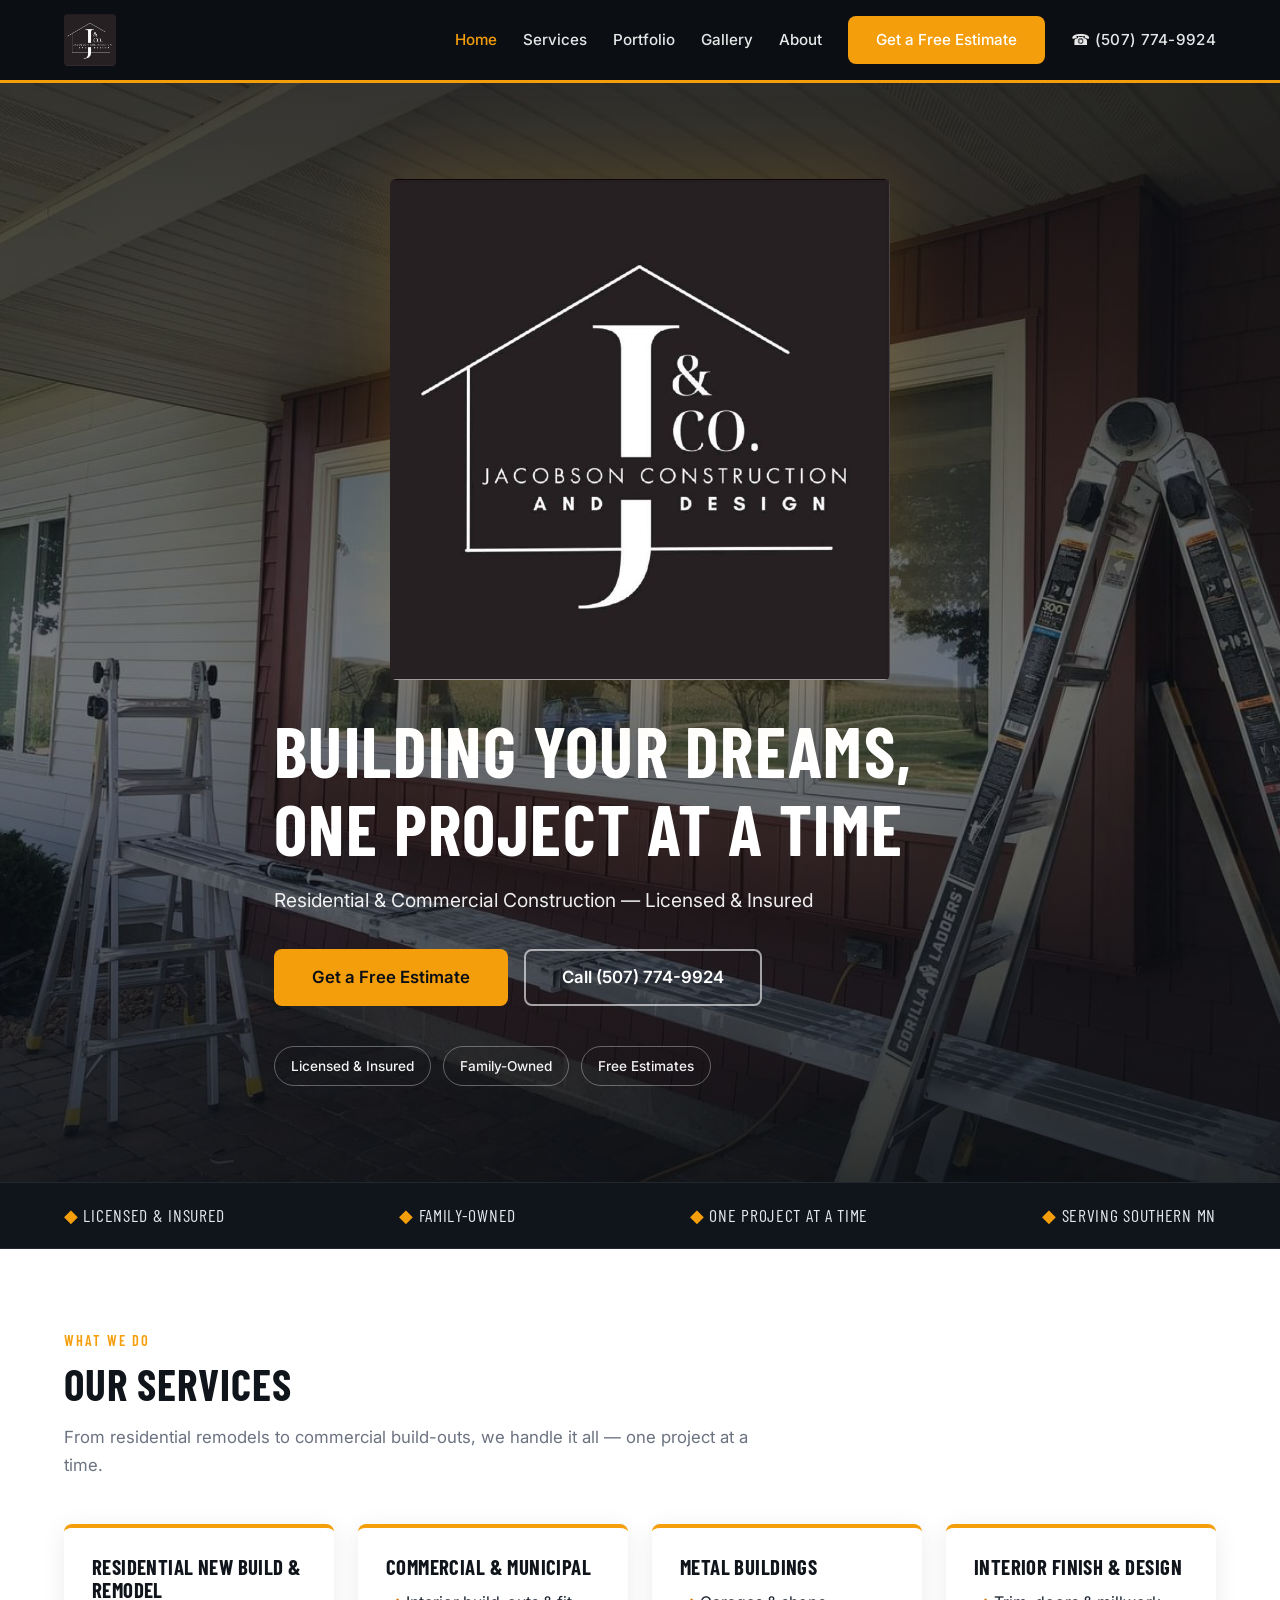
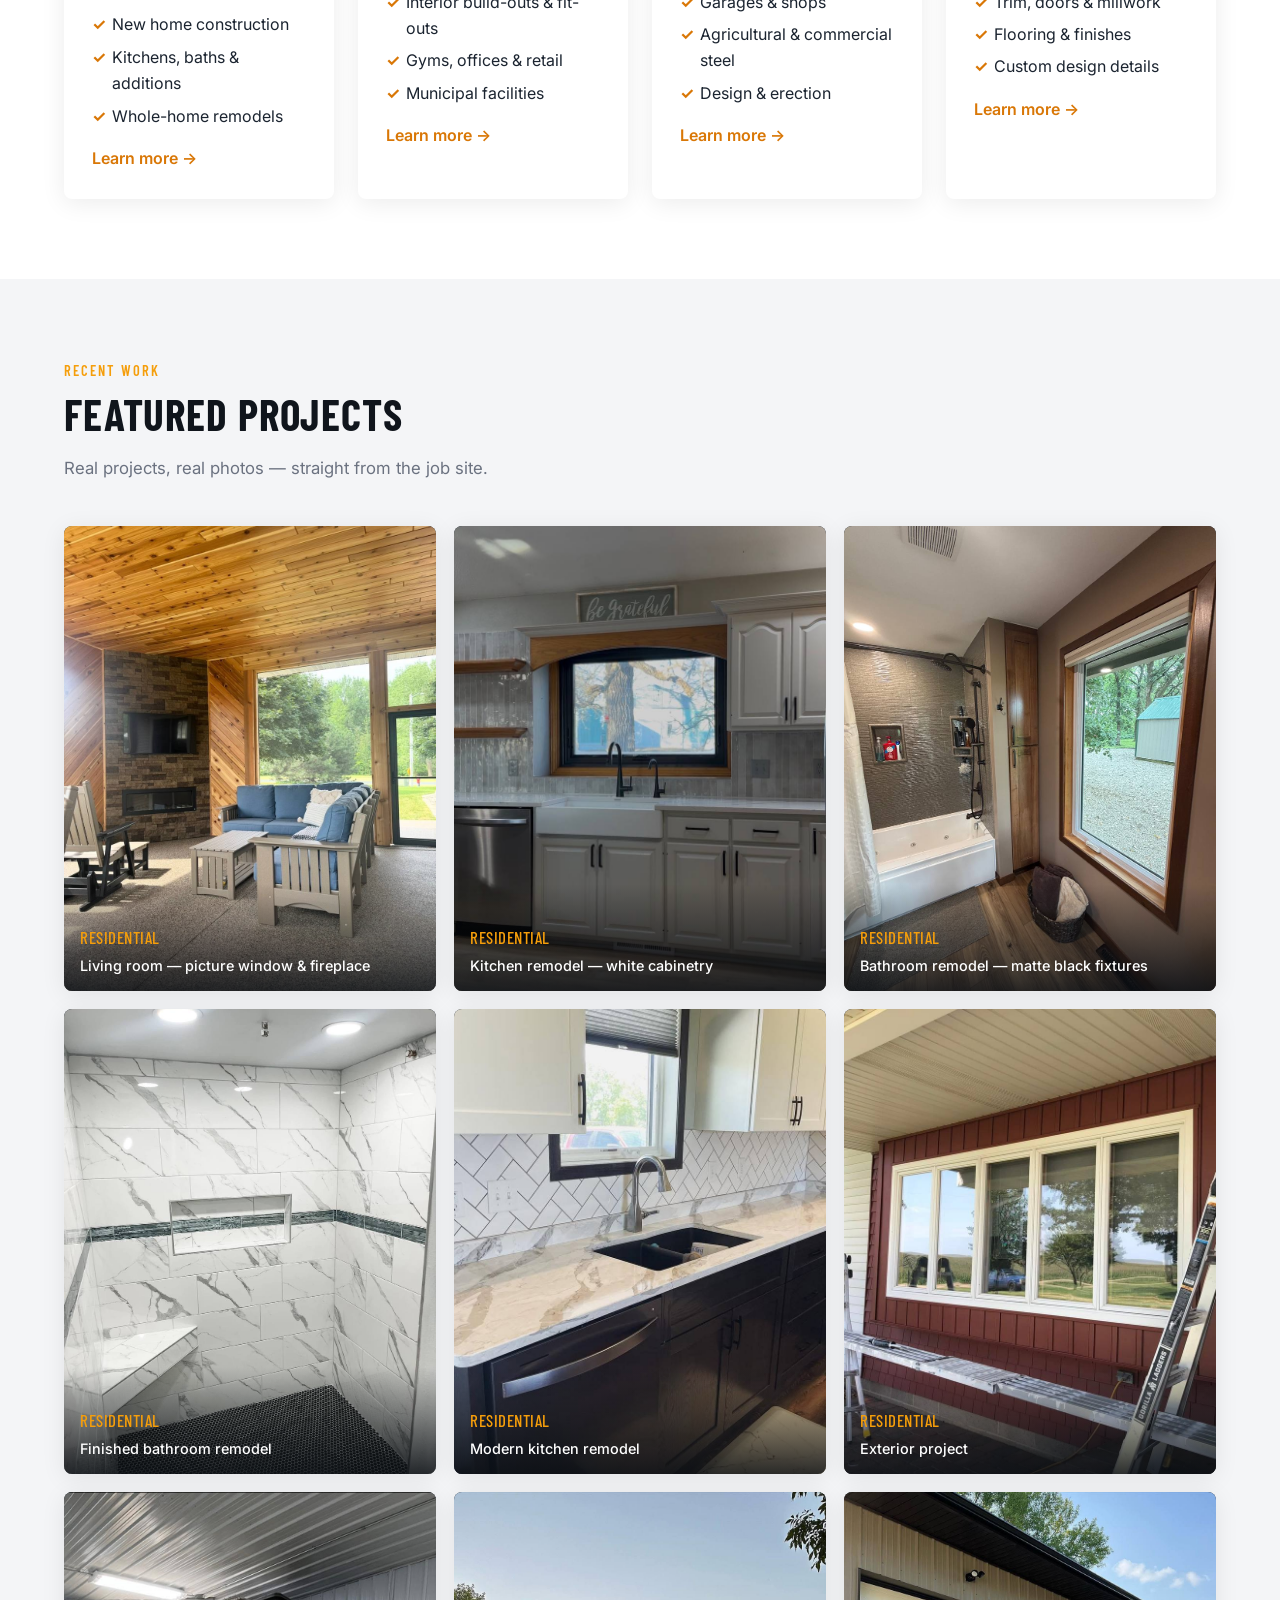
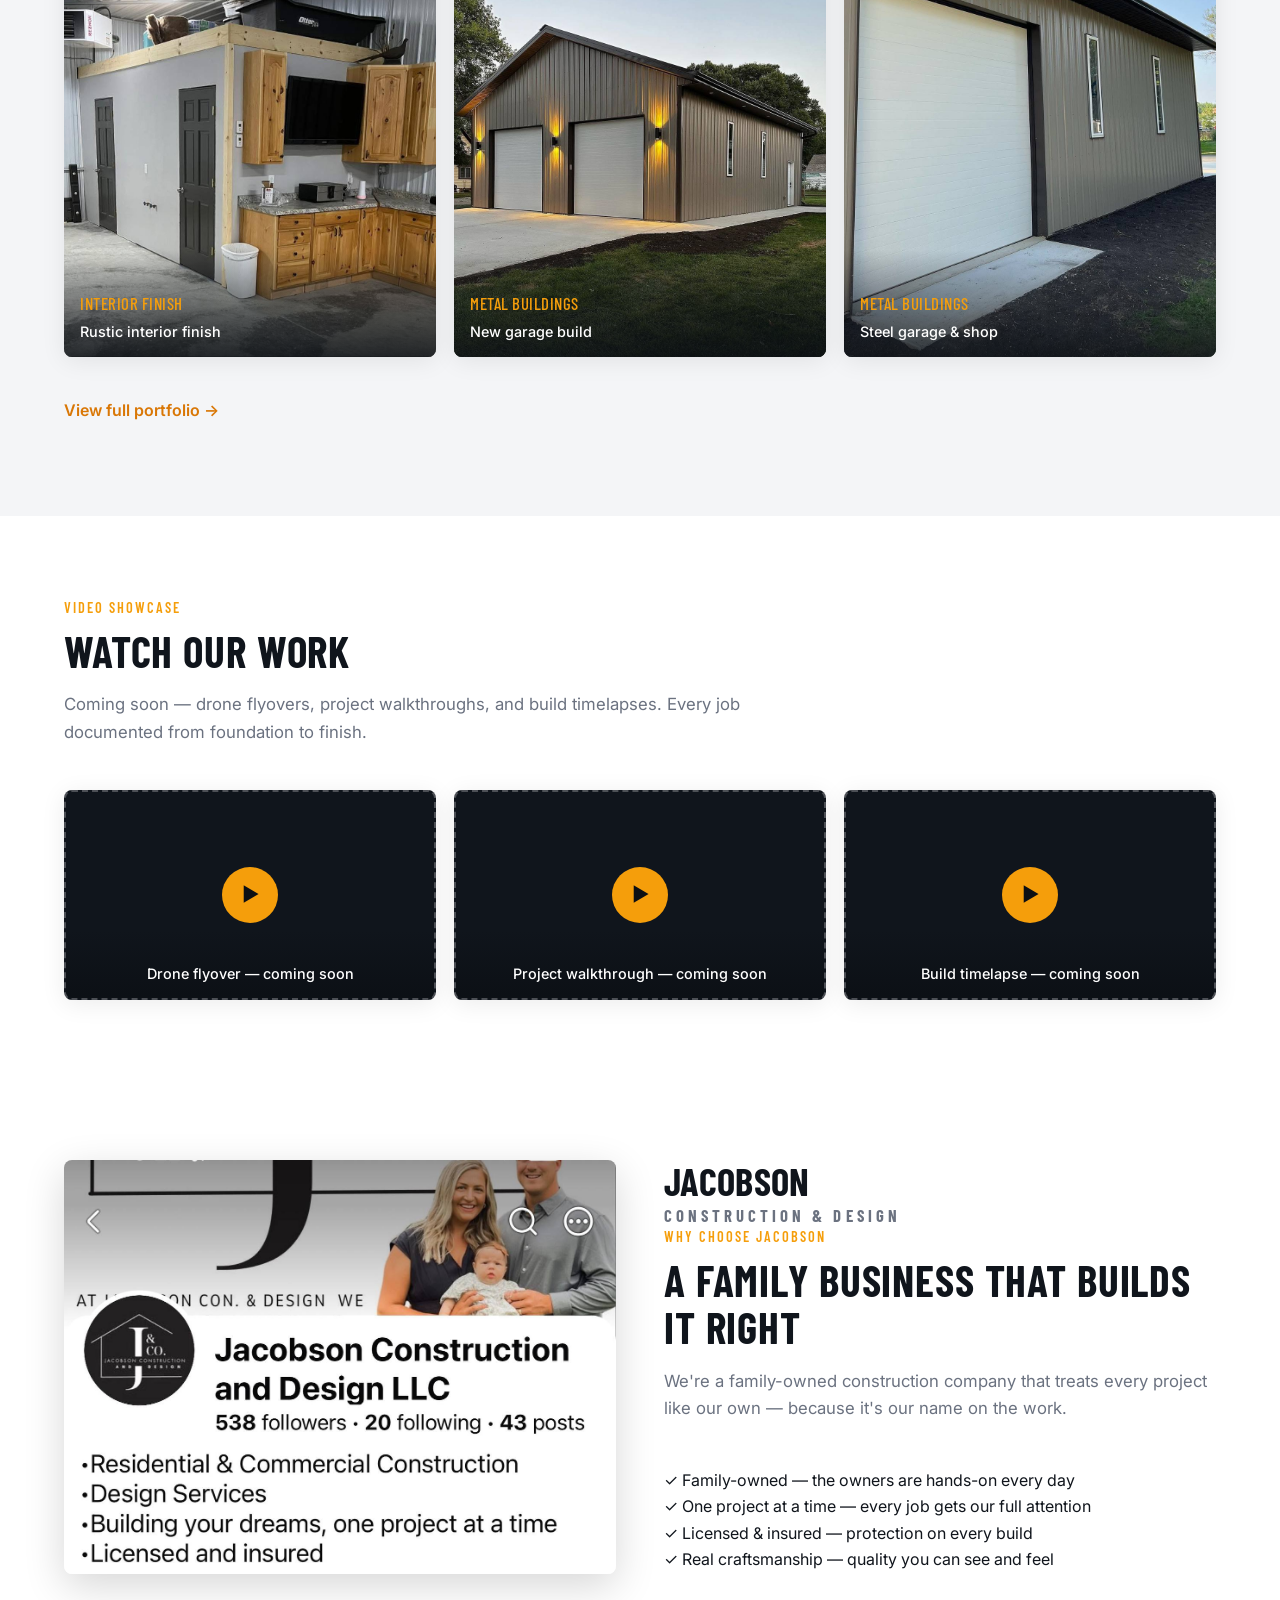
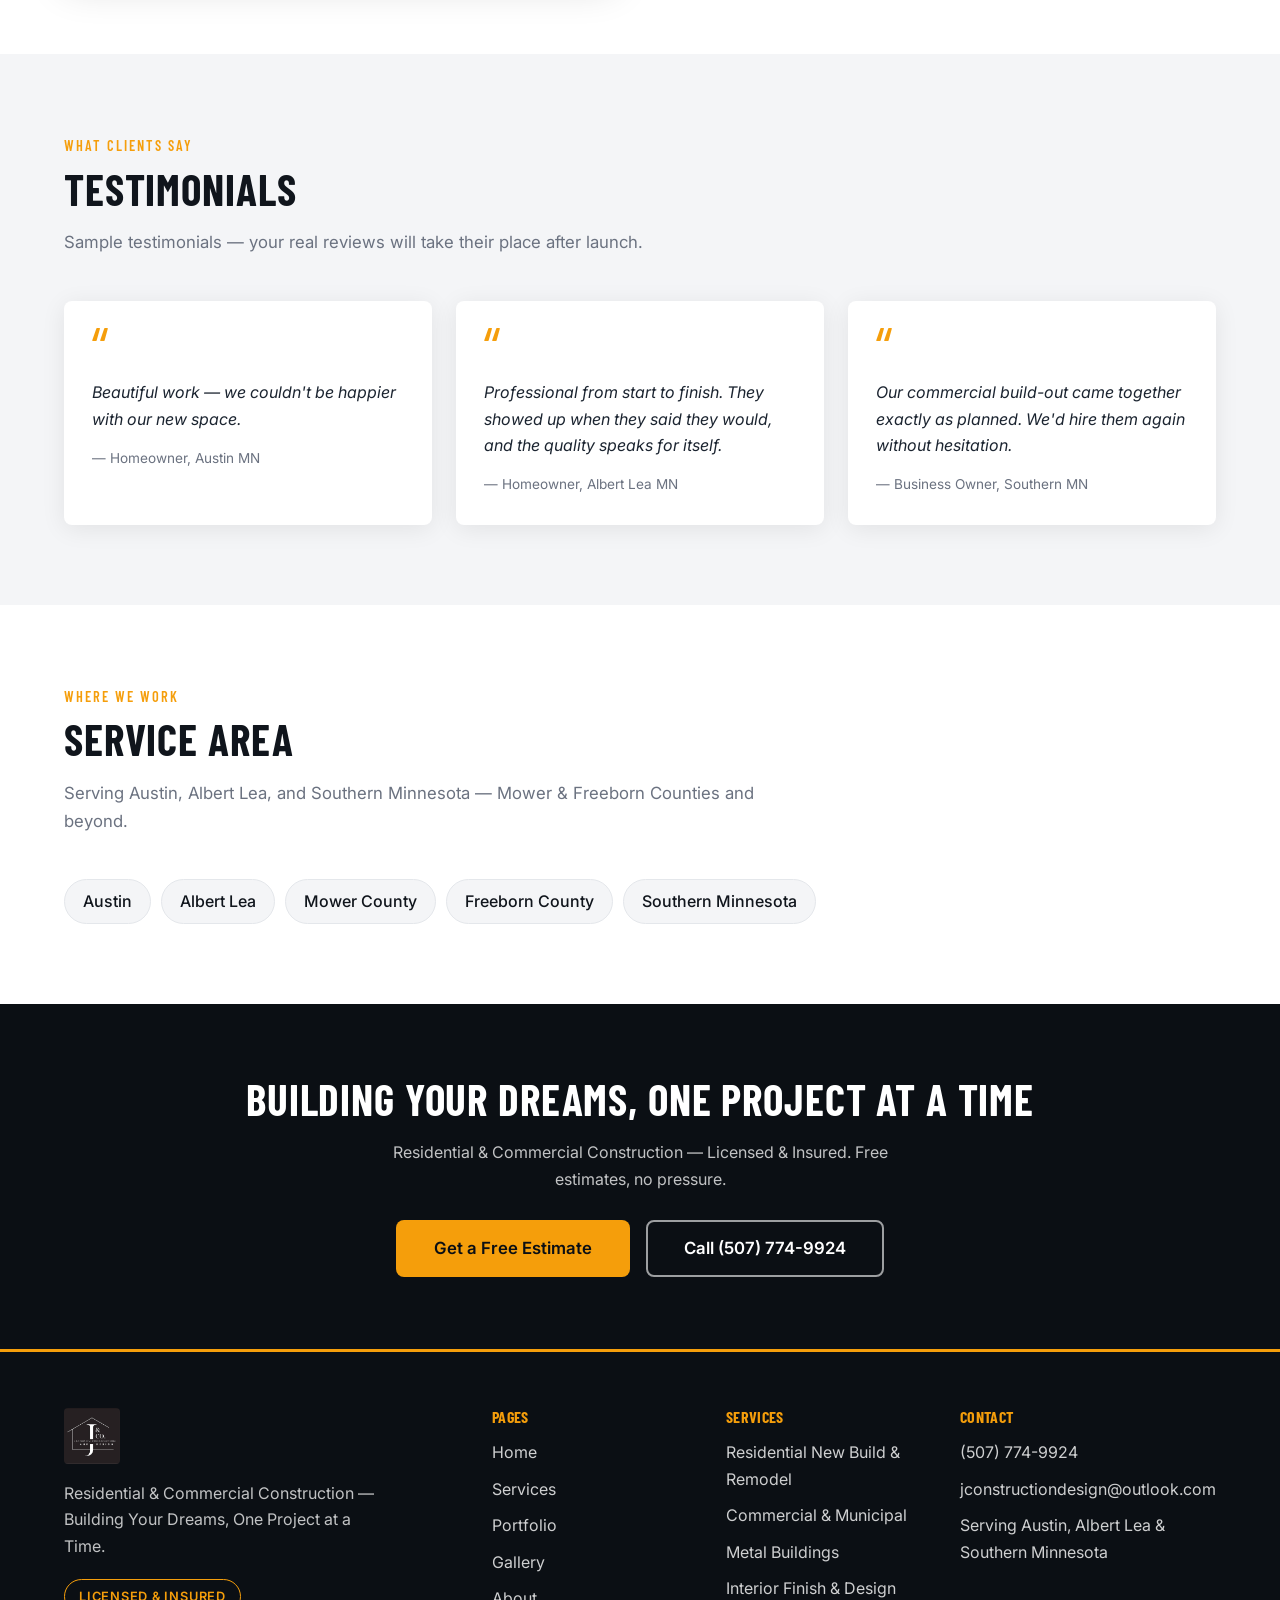
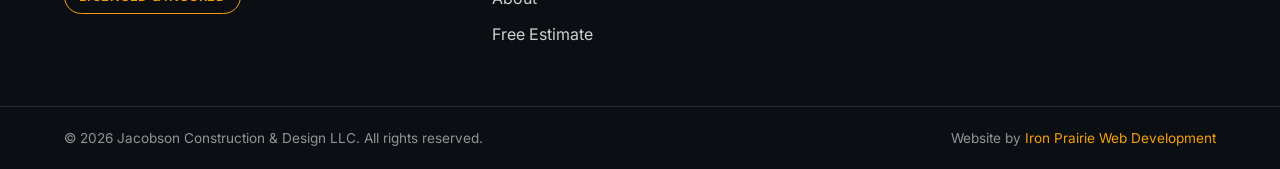
<file: index.html>
<!DOCTYPE html>
<html lang="en">
<head>
  <meta charset="UTF-8" />
  <meta name="viewport" content="width=device-width, initial-scale=1.0" />
  <title>Jacobson Construction &amp; Design — Residential &amp; Commercial Construction</title>
  <meta name="description" content="Jacobson Construction & Design LLC — residential and commercial construction serving Austin, Albert Lea and Southern Minnesota. Licensed &amp; insured, family-owned, one project at a time." />
  <meta name="robots" content="index, follow" />
  <link rel="canonical" href="https://davebunn1.github.io/jacobson-construction-website" />
  <link rel="icon" type="image/png" href="images/favicon.png" />
  <meta property="og:type" content="website" />
  <meta property="og:locale" content="en_US" />
  <meta property="og:site_name" content="Jacobson Construction &amp; Design" />
  <meta property="og:url" content="https://davebunn1.github.io/jacobson-construction-website" />
  <meta property="og:title" content="Jacobson Construction &amp; Design — Residential &amp; Commercial Construction" />
  <meta property="og:description" content="Jacobson Construction &amp; Design LLC — residential and commercial construction serving Austin, Albert Lea and Southern Minnesota. Licensed &amp; insured, family-owned, one project at a time." />
  <meta property="og:image" content="https://davebunn1.github.io/jacobson-construction-website/images/og-preview.jpg" />
  <meta property="og:image:width" content="1200" />
  <meta property="og:image:height" content="630" />
  <meta name="twitter:card" content="summary_large_image" />
  <meta name="twitter:title" content="Jacobson Construction &amp; Design — Residential &amp; Commercial Construction" />
  <meta name="twitter:description" content="Jacobson Construction &amp; Design LLC — residential and commercial construction serving Austin, Albert Lea and Southern Minnesota. Licensed &amp; insured, family-owned, one project at a time." />
  <meta name="twitter:image" content="https://davebunn1.github.io/jacobson-construction-website/images/og-preview.jpg" />
  <script type="application/ld+json">
  {
    "@context": "https://schema.org",
    "@type": "GeneralContractor",
    "name": "Jacobson Construction & Design",
    "legalName": "Jacobson Construction & Design LLC",
    "url": "https://davebunn1.github.io/jacobson-construction-website",
    "logo": "https://davebunn1.github.io/jacobson-construction-website/images/img_635456e81034.jpg",
    "image": "https://davebunn1.github.io/jacobson-construction-website/images/og-preview.jpg",
    "description": "Residential and commercial construction serving Austin, Albert Lea and Southern Minnesota. Licensed & insured, family-owned.",
    "telephone": "+1(507) 774-9924",
    "address": {
      "@type": "PostalAddress",
      "addressLocality": "Albert Lea",
      "addressRegion": "MN",
      "addressCountry": "US"
    },
    "areaServed": [
      "Austin",
      "Albert Lea",
      "Southern Minnesota"
    ]
  }
  </script>
  <script type="application/ld+json">
  {
    "@context": "https://schema.org",
    "@type": "WebSite",
    "name": "Jacobson Construction & Design",
    "url": "https://davebunn1.github.io/jacobson-construction-website",
    "description": "Residential and commercial construction in Southern Minnesota — free estimates, licensed & insured.",
    "inLanguage": "en-US"
  }
  </script>
  <script type="application/ld+json">
  {
    "@context": "https://schema.org",
    "@type": "BreadcrumbList",
    "itemListElement": [
      {
        "@type": "ListItem",
        "position": 1,
        "name": "Home",
        "item": "https://davebunn1.github.io/jacobson-construction-website"
      },
      {
        "@type": "ListItem",
        "position": 2,
        "name": "Home",
        "item": "https://davebunn1.github.io/jacobson-construction-website"
      }
    ]
  }
  </script>
  <script type="application/ld+json">
  {
    "@context": "https://schema.org",
    "@type": "WebPage",
    "name": "Jacobson Construction & Design — Residential & Commercial Construction",
    "description": "Jacobson Construction & Design LLC — residential and commercial construction serving Austin, Albert Lea and Southern Minnesota. Licensed & insured, family-owned, one project at a time.",
    "url": "https://davebunn1.github.io/jacobson-construction-website",
    "inLanguage": "en-US",
    "mainEntity": {
      "@type": "ItemList",
      "itemListElement": [
        {
          "@type": "ListItem",
          "position": 1,
          "name": "Residential Construction",
          "url": "https://davebunn1.github.io/jacobson-construction-website/services.html"
        },
        {
          "@type": "ListItem",
          "position": 2,
          "name": "Commercial & Municipal",
          "url": "https://davebunn1.github.io/jacobson-construction-website/services.html"
        },
        {
          "@type": "ListItem",
          "position": 3,
          "name": "Metal Buildings",
          "url": "https://davebunn1.github.io/jacobson-construction-website/services.html"
        }
      ]
    }
  }
  </script>
  <link rel="stylesheet" href="css/styles.css" />
</head>
<body>

  <!-- ===== Shared header (verbatim per DESIGN_SPEC.md §4; Home is active) ===== -->
  <header class="site-header">
    <div class="container header-inner">
      <a href="index.html" class="brand" aria-label="Jacobson Construction and Design — home">
        <img src="images/img_635456e81034.jpg" alt="Jacobson Construction and Design" class="brand-logo" />
      </a>
      <nav class="site-nav" id="site-nav" aria-label="Main navigation">
        <a href="index.html" class="active">Home</a>
        <a href="services.html">Services</a>
        <a href="portfolio.html">Portfolio</a>
        <a href="gallery.html">Gallery</a>
        <a href="about.html">About</a>
        <a href="estimate.html" class="btn btn-primary nav-cta">Get a Free Estimate</a>
        <a href="tel:+15077749924" class="nav-phone">(507) 774-9924</a>
      </nav>
      <button class="nav-toggle" id="nav-toggle" aria-expanded="false" aria-controls="site-nav" aria-label="Toggle menu">
        <span></span><span></span><span></span>
      </button>
    </div>
  </header>

  <main>

    <!-- ===== Hero ===== -->
    <section class="hero hero--home">
      <div class="hero-overlay"></div>
      <div class="container">
        <div class="hero-content">
          <img src="images/img_635456e81034.jpg" alt="Jacobson Construction and Design" class="hero-logo" />
          <h1>Building Your Dreams, One Project at a Time</h1>
          <p class="hero-sub">Residential &amp; Commercial Construction — Licensed &amp; Insured</p>
          <div class="hero-ctas">
            <a href="estimate.html" class="btn btn-primary btn-lg">Get a Free Estimate</a>
            <a href="tel:+15077749924" class="btn btn-outline btn-lg">Call (507) 774-9924</a>
          </div>
          <div class="trust-chips">
            <span>Licensed &amp; Insured</span>
            <span>Family-Owned</span>
            <span>Free Estimates</span>
          </div>
        </div>
      </div>
    </section>

    <!-- ===== Trust bar ===== -->
    <section class="trust-bar" aria-label="Trust signals">
      <div class="container trust-bar-inner">
        <span>Licensed &amp; Insured</span>
        <span>Family-Owned</span>
        <span>One Project at a Time</span>
        <span>Serving Southern MN</span>
      </div>
    </section>

    <!-- ===== Services ===== -->
    <section class="section" id="services">
      <div class="container">
        <div class="section-head">
          <span class="eyebrow">What We Do</span>
          <h2>Our Services</h2>
          <p class="lede">From residential remodels to commercial build-outs, we handle it all — one project at a time.</p>
        </div>
        <div class="grid-4">
          <div class="card">
            <h3>Residential New Build &amp; Remodel</h3>
            <ul>
              <li>New home construction</li>
              <li>Kitchens, baths &amp; additions</li>
              <li>Whole-home remodels</li>
            </ul>
            <a href="services.html" class="card-link">Learn more</a>
          </div>
          <div class="card">
            <h3>Commercial &amp; Municipal</h3>
            <ul>
              <li>Interior build-outs &amp; fit-outs</li>
              <li>Gyms, offices &amp; retail</li>
              <li>Municipal facilities</li>
            </ul>
            <a href="services.html" class="card-link">Learn more</a>
          </div>
          <div class="card">
            <h3>Metal Buildings</h3>
            <ul>
              <li>Garages &amp; shops</li>
              <li>Agricultural &amp; commercial steel</li>
              <li>Design &amp; erection</li>
            </ul>
            <a href="services.html" class="card-link">Learn more</a>
          </div>
          <div class="card">
            <h3>Interior Finish &amp; Design</h3>
            <ul>
              <li>Trim, doors &amp; millwork</li>
              <li>Flooring &amp; finishes</li>
              <li>Custom design details</li>
            </ul>
            <a href="services.html" class="card-link">Learn more</a>
          </div>
        </div>
      </div>
    </section>

    <!-- ===== Featured projects ===== -->
    <section class="section section--light" id="projects">
      <div class="container">
        <div class="section-head">
          <span class="eyebrow">Recent Work</span>
          <h2>Featured Projects</h2>
          <p class="lede">Real projects, real photos — straight from the job site.</p>
        </div>
        <div class="project-grid">
        <figure class="project-card">
          <img src="images/residential-living-room-fireplace.jpg" alt="Living room with a large wood-framed window and brick fireplace by Jacobson Construction" loading="lazy" decoding="async" />
          <figcaption><span>Residential</span>Living room — picture window & fireplace</figcaption>
        </figure>

        <figure class="project-card">
          <img src="images/residential-kitchen-remodel.jpg" alt="Kitchen remodel with white cabinetry and stainless appliances by Jacobson Construction" loading="lazy" decoding="async" />
          <figcaption><span>Residential</span>Kitchen remodel — white cabinetry</figcaption>
        </figure>

        <figure class="project-card">
          <img src="images/residential-bathroom-black-fixtures.jpg" alt="Custom bathroom remodel with a tub and matte black fixtures by Jacobson Construction" loading="lazy" decoding="async" />
          <figcaption><span>Residential</span>Bathroom remodel — matte black fixtures</figcaption>
        </figure>

          <figure class="project-card">
            <img src="images/img_50294382796b.jpg" alt="Finished marble-tile bathroom remodel by Jacobson Construction" />
            <figcaption><span>Residential</span>Finished bathroom remodel</figcaption>
          </figure>
          <figure class="project-card">
            <img src="images/img_d4588d56b90d.jpg" alt="Finished modern kitchen with island by Jacobson Construction" />
            <figcaption><span>Residential</span>Modern kitchen remodel</figcaption>
          </figure>
          <figure class="project-card">
            <img src="images/img_612ba8db6c93.jpg" alt="Residential exterior project with new siding and ladder work" />
            <figcaption><span>Residential</span>Exterior project</figcaption>
          </figure>
          <figure class="project-card">
            <img src="images/img_80c3458b3034.jpg" alt="Rustic shop and kitchen interior finish by Jacobson Construction" />
            <figcaption><span>Interior Finish</span>Rustic interior finish</figcaption>
          </figure>
          <figure class="project-card">
            <img src="images/img_5986c03c0d7b.jpg" alt="Newly built residential garage with metal roof" />
            <figcaption><span>Metal Buildings</span>New garage build</figcaption>
          </figure>
          <figure class="project-card">
            <img src="images/img_21ea02f989ad.jpg" alt="Steel garage and shop building by Jacobson Construction" />
            <figcaption><span>Metal Buildings</span>Steel garage &amp; shop</figcaption>
          </figure>
        </div>
        <p class="mt-4"><a href="portfolio.html" class="card-link">View full portfolio</a></p>
      </div>
    </section>

    <!-- ===== Video showcase ===== -->
    <section class="section" id="video">
      <div class="container">
        <div class="section-head">
          <span class="eyebrow">Video Showcase</span>
          <h2>Watch Our Work</h2>
          <p class="lede">Coming soon — drone flyovers, project walkthroughs, and build timelapses. Every job documented from foundation to finish.</p>
        </div>
        <div class="video-grid">
          <div class="video-card" aria-label="Drone flyover video coming soon">
            <span class="video-play">▶</span>
            <span class="video-label">Drone flyover — coming soon</span>
          </div>
          <div class="video-card" aria-label="Project walkthrough video coming soon">
            <span class="video-play">▶</span>
            <span class="video-label">Project walkthrough — coming soon</span>
          </div>
          <div class="video-card" aria-label="Build timelapse video coming soon">
            <span class="video-play">▶</span>
            <span class="video-label">Build timelapse — coming soon</span>
          </div>
        </div>
      </div>
    </section>

    <!-- ===== Why choose Jacobson ===== -->
    <section class="section" id="why">
      <div class="container story-grid">
        <img src="images/img_85c73acc7417.jpg" alt="The Jacobson family — hands-on owners of Jacobson Construction and Design" class="story-photo" />
        <div>
          <div class="text-lockup text-lockup--dark">
            <span class="tl-line1">JACOBSON</span>
            <span class="tl-line2">Construction &amp; Design</span>
          </div>
          <div class="section-head">
            <span class="eyebrow">Why Choose Jacobson</span>
            <h2>A Family Business That Builds It Right</h2>
            <p class="lede">We're a family-owned construction company that treats every project like our own — because it's our name on the work.</p>
          </div>
          <ul>
            <li>✓ Family-owned — the owners are hands-on every day</li>
            <li>✓ One project at a time — every job gets our full attention</li>
            <li>✓ Licensed &amp; insured — protection on every build</li>
            <li>✓ Real craftsmanship — quality you can see and feel</li>
          </ul>
        </div>
      </div>
    </section>

    <!-- ===== Testimonials ===== -->
    <section class="section section--light" id="testimonials">
      <div class="container">
        <div class="section-head">
          <span class="eyebrow">What Clients Say</span>
          <h2>Testimonials</h2>
          <p class="lede">Sample testimonials — your real reviews will take their place after launch.</p>
        </div>
        <div class="testimonial-grid">
          <blockquote class="testimonial-card">
            <p>Beautiful work — we couldn't be happier with our new space.</p>
            <cite>— Homeowner, Austin MN</cite>
          </blockquote>
          <blockquote class="testimonial-card">
            <p>Professional from start to finish. They showed up when they said they would, and the quality speaks for itself.</p>
            <cite>— Homeowner, Albert Lea MN</cite>
          </blockquote>
          <blockquote class="testimonial-card">
            <p>Our commercial build-out came together exactly as planned. We'd hire them again without hesitation.</p>
            <cite>— Business Owner, Southern MN</cite>
          </blockquote>
        </div>
      </div>
    </section>

    <!-- ===== Service area ===== -->
    <section class="section" id="service-area">
      <div class="container">
        <div class="section-head">
          <span class="eyebrow">Where We Work</span>
          <h2>Service Area</h2>
          <p class="lede">Serving Austin, Albert Lea, and Southern Minnesota — Mower &amp; Freeborn Counties and beyond.</p>
        </div>
        <div class="service-area-list">
          <span>Austin</span>
          <span>Albert Lea</span>
          <span>Mower County</span>
          <span>Freeborn County</span>
          <span>Southern Minnesota</span>
        </div>
      </div>
    </section>

    <!-- ===== Final CTA band ===== -->
    <section class="cta-band">
      <div class="container">
        <h2>Building Your Dreams, One Project at a Time</h2>
        <p>Residential &amp; Commercial Construction — Licensed &amp; Insured. Free estimates, no pressure.</p>
        <a href="estimate.html" class="btn btn-primary btn-lg">Get a Free Estimate</a>
        <a href="tel:+15077749924" class="btn btn-outline btn-lg">Call (507) 774-9924</a>
      </div>
    </section>

  </main>

  <!-- ===== Shared footer (verbatim per DESIGN_SPEC.md §5) ===== -->
  <footer class="site-footer">
    <div class="container footer-grid">
      <div class="footer-brand">
        <img src="images/img_635456e81034.jpg" alt="Jacobson Construction and Design" class="footer-logo" />
        <p class="footer-tagline">Residential &amp; Commercial Construction — Building Your Dreams, One Project at a Time.</p>
        <p class="footer-badge">Licensed &amp; Insured</p>
      </div>
      <div class="footer-col">
        <h3>Pages</h3>
        <a href="index.html">Home</a>
        <a href="services.html">Services</a>
        <a href="portfolio.html">Portfolio</a>
        <a href="gallery.html">Gallery</a>
        <a href="about.html">About</a>
        <a href="estimate.html">Free Estimate</a>
      </div>
      <div class="footer-col">
        <h3>Services</h3>
        <span>Residential New Build &amp; Remodel</span>
        <span>Commercial &amp; Municipal</span>
        <span>Metal Buildings</span>
        <span>Interior Finish &amp; Design</span>
      </div>
      <div class="footer-col">
        <h3>Contact</h3>
        <a href="tel:+15077749924">(507) 774-9924</a>
        <a href="mailto:jconstructiondesign@outlook.com">jconstructiondesign@outlook.com</a>
        <span>Serving Austin, Albert Lea &amp; Southern Minnesota</span>
      </div>
    </div>
    <div class="footer-bottom">
      <div class="container footer-bottom-inner">
        <span>© 2026 Jacobson Construction &amp; Design LLC. All rights reserved.</span>
        <span>Website by <a href="https://ironprairie.netlify.app" target="_blank" rel="noopener">Iron Prairie Web Development</a></span>
      </div>
    </div>
  </footer>

  <script src="scripts.js" defer></script>
</body>
</html>
</file>
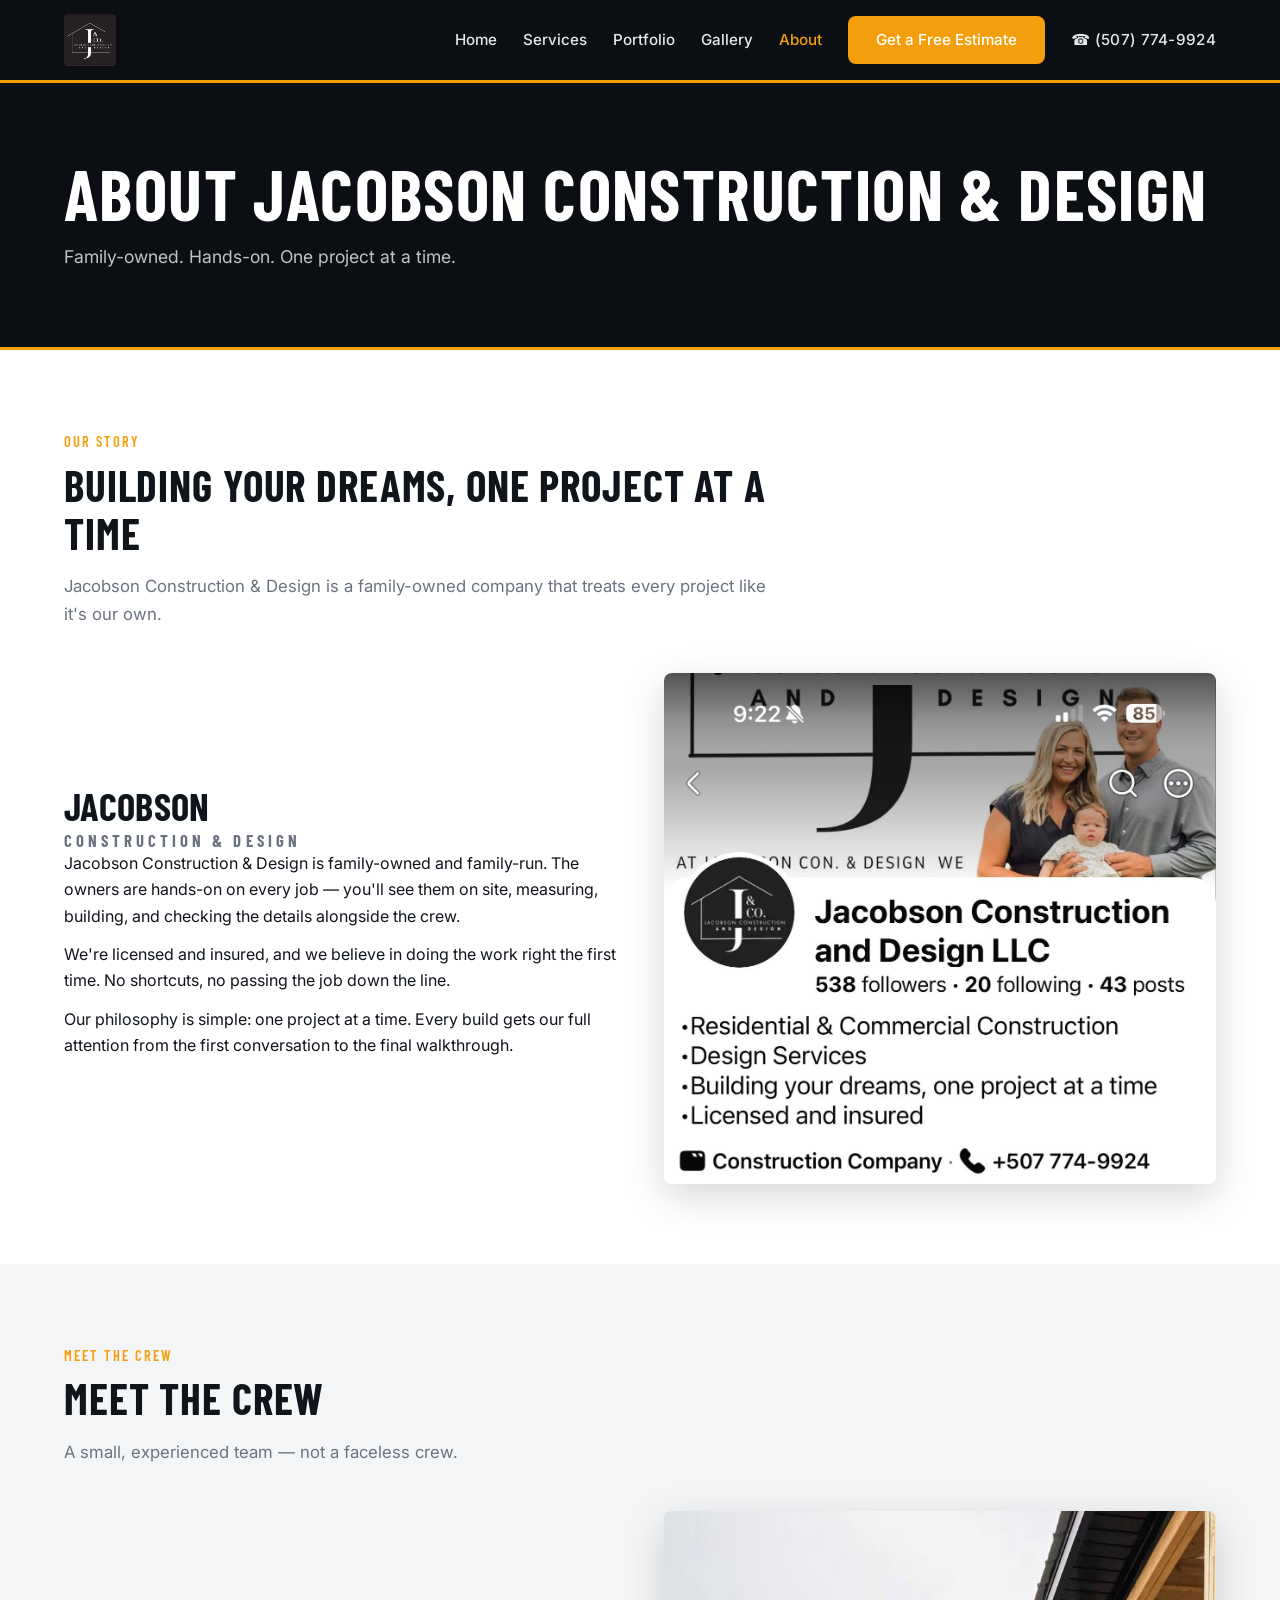
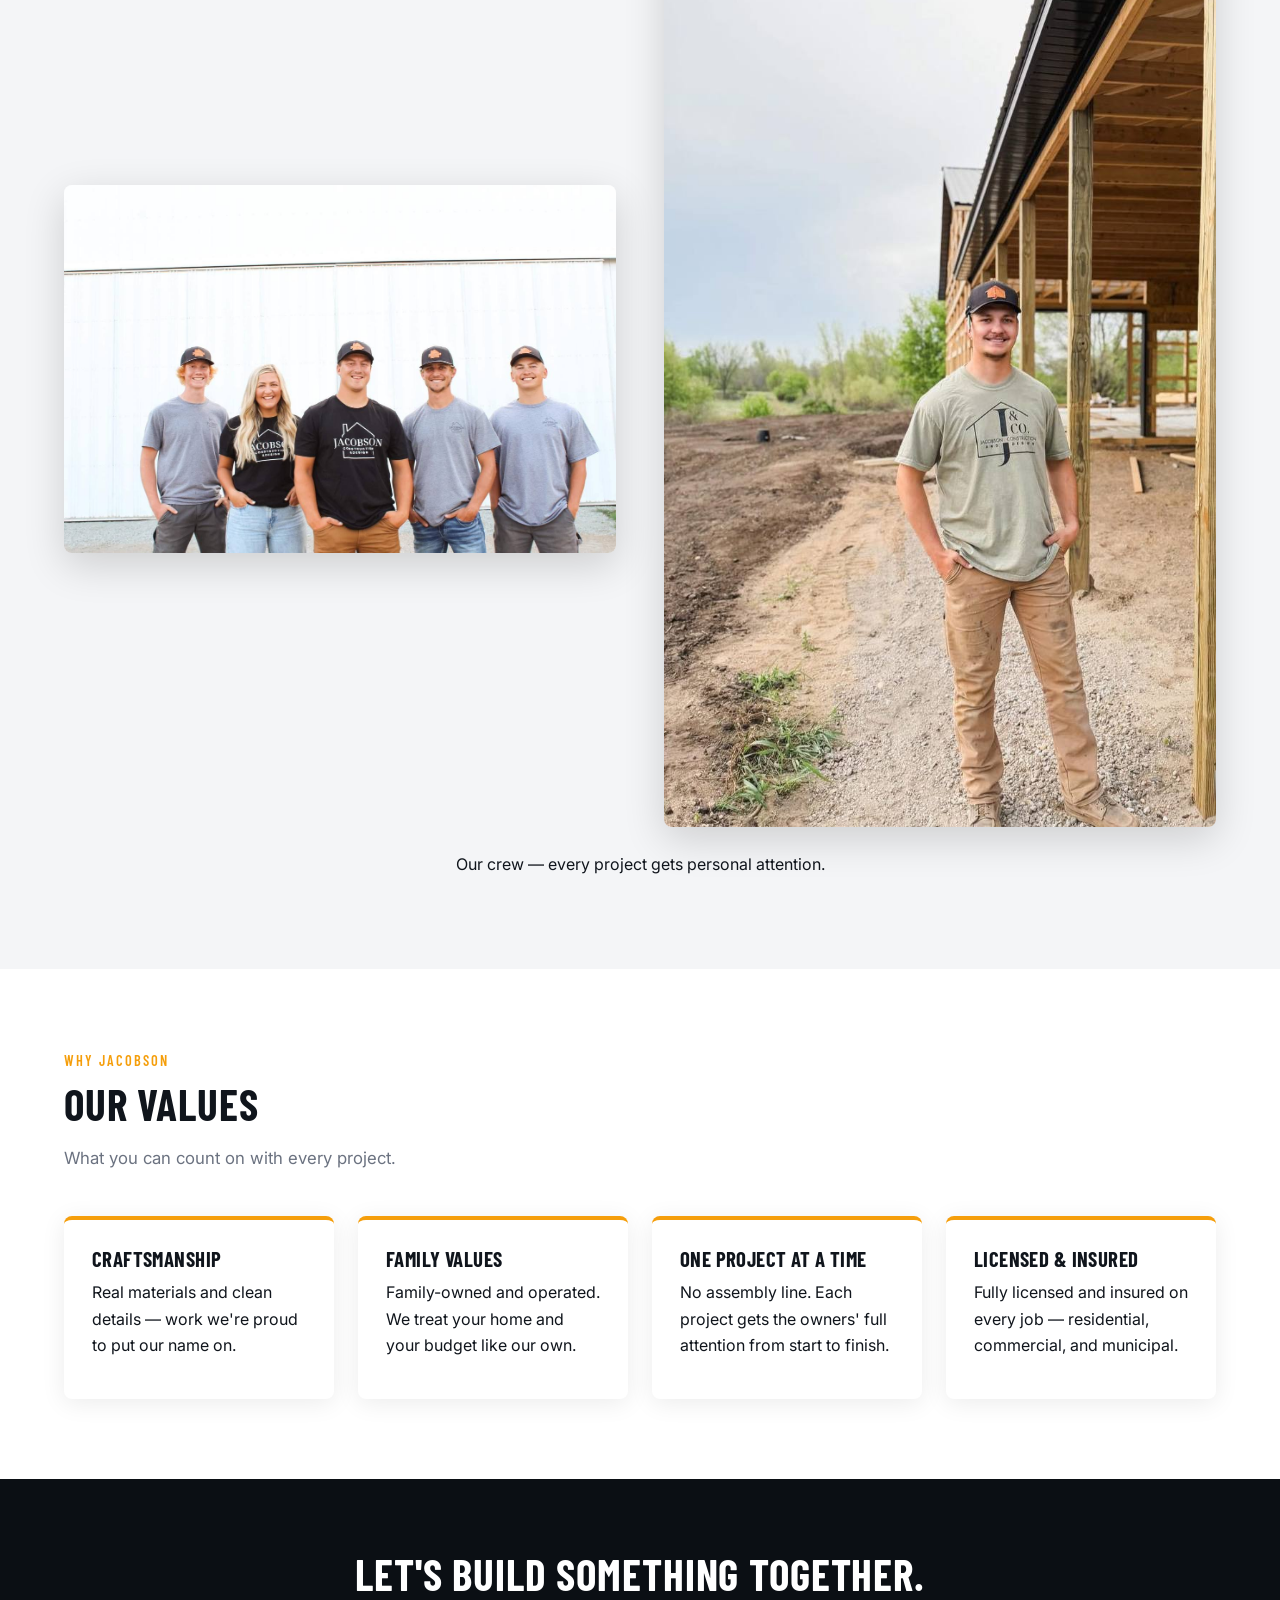
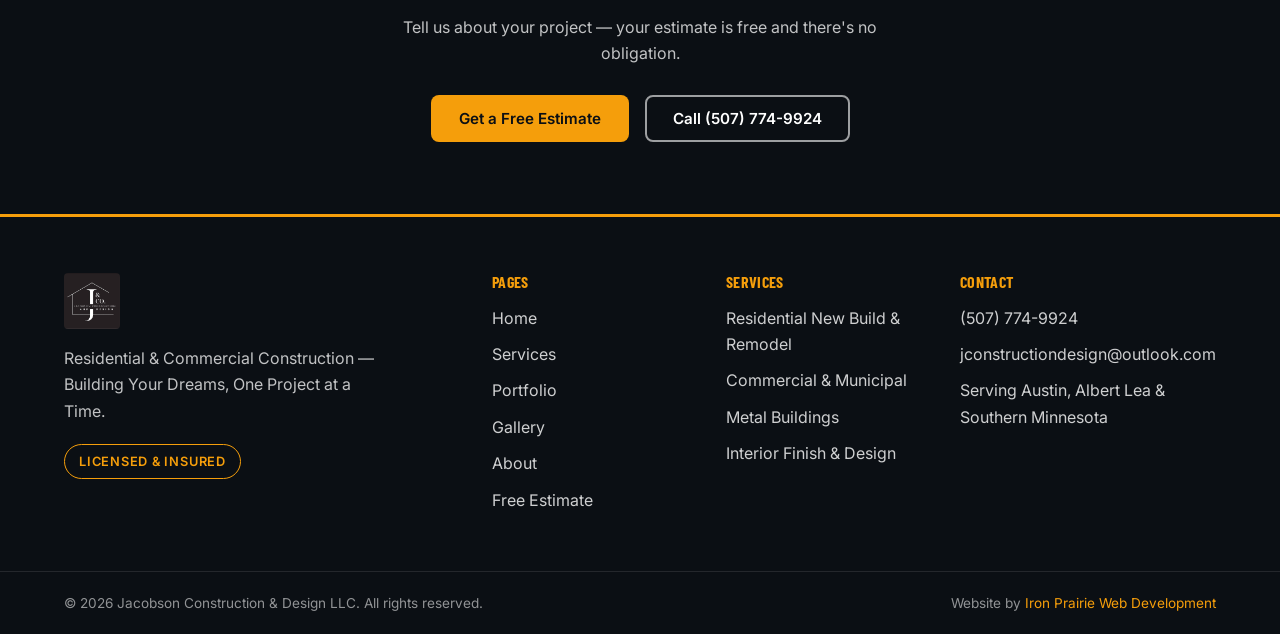
<file: about.html>
<!DOCTYPE html>
<html lang="en">
<head>
  <meta charset="UTF-8" />
  <meta name="viewport" content="width=device-width, initial-scale=1.0" />
  <title>About — Jacobson Construction &amp; Design</title>
  <meta name="description" content="Family-owned construction company serving Southern Minnesota — licensed &amp; insured, one project at a time." />
  <meta name="robots" content="index, follow" />
  <link rel="canonical" href="https://davebunn1.github.io/jacobson-construction-website/about.html" />
  <link rel="icon" type="image/png" href="images/favicon.png" />
  <meta property="og:type" content="website" />
  <meta property="og:locale" content="en_US" />
  <meta property="og:site_name" content="Jacobson Construction &amp; Design" />
  <meta property="og:url" content="https://davebunn1.github.io/jacobson-construction-website/about.html" />
  <meta property="og:title" content="About — Jacobson Construction &amp; Design" />
  <meta property="og:description" content="Family-owned construction company serving Southern Minnesota — licensed &amp; insured, one project at a time." />
  <meta property="og:image" content="https://davebunn1.github.io/jacobson-construction-website/images/og-preview.jpg" />
  <meta property="og:image:width" content="1200" />
  <meta property="og:image:height" content="630" />
  <meta name="twitter:card" content="summary_large_image" />
  <meta name="twitter:title" content="About — Jacobson Construction &amp; Design" />
  <meta name="twitter:description" content="Family-owned construction company serving Southern Minnesota — licensed &amp; insured, one project at a time." />
  <meta name="twitter:image" content="https://davebunn1.github.io/jacobson-construction-website/images/og-preview.jpg" />
  <script type="application/ld+json">
  {
    "@context": "https://schema.org",
    "@type": "GeneralContractor",
    "name": "Jacobson Construction & Design",
    "legalName": "Jacobson Construction & Design LLC",
    "url": "https://davebunn1.github.io/jacobson-construction-website",
    "logo": "https://davebunn1.github.io/jacobson-construction-website/images/img_635456e81034.jpg",
    "image": "https://davebunn1.github.io/jacobson-construction-website/images/og-preview.jpg",
    "description": "Residential and commercial construction serving Austin, Albert Lea and Southern Minnesota. Licensed & insured, family-owned.",
    "telephone": "+1(507) 774-9924",
    "address": {
      "@type": "PostalAddress",
      "addressLocality": "Albert Lea",
      "addressRegion": "MN",
      "addressCountry": "US"
    },
    "areaServed": [
      "Austin",
      "Albert Lea",
      "Southern Minnesota"
    ]
  }
  </script>
  <script type="application/ld+json">
  {
    "@context": "https://schema.org",
    "@type": "WebSite",
    "name": "Jacobson Construction & Design",
    "url": "https://davebunn1.github.io/jacobson-construction-website",
    "description": "Residential and commercial construction in Southern Minnesota — free estimates, licensed & insured.",
    "inLanguage": "en-US"
  }
  </script>
  <script type="application/ld+json">
  {
    "@context": "https://schema.org",
    "@type": "BreadcrumbList",
    "itemListElement": [
      {
        "@type": "ListItem",
        "position": 1,
        "name": "Home",
        "item": "https://davebunn1.github.io/jacobson-construction-website"
      },
      {
        "@type": "ListItem",
        "position": 2,
        "name": "About",
        "item": "https://davebunn1.github.io/jacobson-construction-website/about.html"
      }
    ]
  }
  </script>
  <script type="application/ld+json">
  {
    "@context": "https://schema.org",
    "@type": "AboutPage",
    "name": "About — Jacobson Construction & Design",
    "description": "Family-owned construction company serving Southern Minnesota — licensed & insured, one project at a time.",
    "url": "https://davebunn1.github.io/jacobson-construction-website/about.html"
  }
  </script>
  <link rel="stylesheet" href="css/styles.css" />
</head>
<body>
  <header class="site-header">
    <div class="container header-inner">
      <a href="index.html" class="brand" aria-label="Jacobson Construction and Design — home">
        <img src="images/img_635456e81034.jpg" alt="Jacobson Construction and Design" class="brand-logo" />
      </a>
      <nav class="site-nav" id="site-nav" aria-label="Main navigation">
        <a href="index.html">Home</a>
        <a href="services.html">Services</a>
        <a href="portfolio.html">Portfolio</a>
        <a href="gallery.html">Gallery</a>
        <a href="about.html" class="active">About</a>
        <a href="estimate.html" class="btn btn-primary nav-cta">Get a Free Estimate</a>
        <a href="tel:+15077749924" class="nav-phone">(507) 774-9924</a>
      </nav>
      <button class="nav-toggle" id="nav-toggle" aria-expanded="false" aria-controls="site-nav" aria-label="Toggle menu">
        <span></span><span></span><span></span>
      </button>
    </div>
  </header>

  <section class="page-hero">
    <div class="container">
      <h1>About Jacobson Construction &amp; Design</h1>
      <p>Family-owned. Hands-on. One project at a time.</p>
    </div>
  </section>

  <section class="section">
    <div class="container">
      <div class="section-head">
        <span class="eyebrow">Our Story</span>
        <h2>Building Your Dreams, One Project at a Time</h2>
        <p class="lede">Jacobson Construction &amp; Design is a family-owned company that treats every project like it's our own.</p>
      </div>
      <div class="story-grid">
        <div>
          <div class="text-lockup text-lockup--dark">
            <span class="tl-line1">JACOBSON</span>
            <span class="tl-line2">Construction &amp; Design</span>
          </div>
          <p>Jacobson Construction &amp; Design is family-owned and family-run. The owners are hands-on on every job — you'll see them on site, measuring, building, and checking the details alongside the crew.</p>
          <p>We're licensed and insured, and we believe in doing the work right the first time. No shortcuts, no passing the job down the line.</p>
          <p>Our philosophy is simple: one project at a time. Every build gets our full attention from the first conversation to the final walkthrough.</p>
        </div>
        <img src="images/img_85c73acc7417.jpg" alt="The Jacobson family — owners of Jacobson Construction and Design" />
      </div>
    </div>
  </section>

  <section class="section section--light">
    <div class="container">
      <div class="section-head">
        <span class="eyebrow">Meet the Crew</span>
        <h2>Meet the Crew</h2>
        <p class="lede">A small, experienced team — not a faceless crew.</p>
      </div>
      <div class="story-grid">
        <img src="images/img_cf2d2908c378.jpg" alt="Jacobson Construction crew — group photo" />
        <img src="images/img_ade9e7a9c7e8.jpg" alt="Jacobson Construction crew member on a job site" />
      </div>
      <p class="text-center mt-3">Our crew — every project gets personal attention.</p>
    </div>
  </section>

  <section class="section">
    <div class="container">
      <div class="section-head">
        <span class="eyebrow">Why Jacobson</span>
        <h2>Our Values</h2>
        <p class="lede">What you can count on with every project.</p>
      </div>
      <div class="grid-4">
        <div class="card">
          <h3>Craftsmanship</h3>
          <p>Real materials and clean details — work we're proud to put our name on.</p>
        </div>
        <div class="card">
          <h3>Family Values</h3>
          <p>Family-owned and operated. We treat your home and your budget like our own.</p>
        </div>
        <div class="card">
          <h3>One Project at a Time</h3>
          <p>No assembly line. Each project gets the owners' full attention from start to finish.</p>
        </div>
        <div class="card">
          <h3>Licensed &amp; Insured</h3>
          <p>Fully licensed and insured on every job — residential, commercial, and municipal.</p>
        </div>
      </div>
    </div>
  </section>

  <section class="cta-band">
    <div class="container">
      <h2>Let's build something together.</h2>
      <p>Tell us about your project — your estimate is free and there's no obligation.</p>
      <a href="estimate.html" class="btn btn-primary">Get a Free Estimate</a>
      <a href="tel:+15077749924" class="btn btn-outline">Call (507) 774-9924</a>
    </div>
  </section>

  <footer class="site-footer">
    <div class="container footer-grid">
      <div class="footer-brand">
        <img src="images/img_635456e81034.jpg" alt="Jacobson Construction and Design" class="footer-logo" />
        <p class="footer-tagline">Residential &amp; Commercial Construction — Building Your Dreams, One Project at a Time.</p>
        <p class="footer-badge">Licensed &amp; Insured</p>
      </div>
      <div class="footer-col">
        <h3>Pages</h3>
        <a href="index.html">Home</a>
        <a href="services.html">Services</a>
        <a href="portfolio.html">Portfolio</a>
        <a href="gallery.html">Gallery</a>
        <a href="about.html">About</a>
        <a href="estimate.html">Free Estimate</a>
      </div>
      <div class="footer-col">
        <h3>Services</h3>
        <span>Residential New Build &amp; Remodel</span>
        <span>Commercial &amp; Municipal</span>
        <span>Metal Buildings</span>
        <span>Interior Finish &amp; Design</span>
      </div>
      <div class="footer-col">
        <h3>Contact</h3>
        <a href="tel:+15077749924">(507) 774-9924</a>
        <a href="mailto:jconstructiondesign@outlook.com">jconstructiondesign@outlook.com</a>
        <span>Serving Austin, Albert Lea &amp; Southern Minnesota</span>
      </div>
    </div>
    <div class="footer-bottom">
      <div class="container footer-bottom-inner">
        <span>© 2026 Jacobson Construction &amp; Design LLC. All rights reserved.</span>
        <span>Website by <a href="https://ironprairie.netlify.app" target="_blank" rel="noopener">Iron Prairie Web Development</a></span>
      </div>
    </div>
  </footer>
  <script src="scripts.js" defer></script>
</body>
</html>
</file>
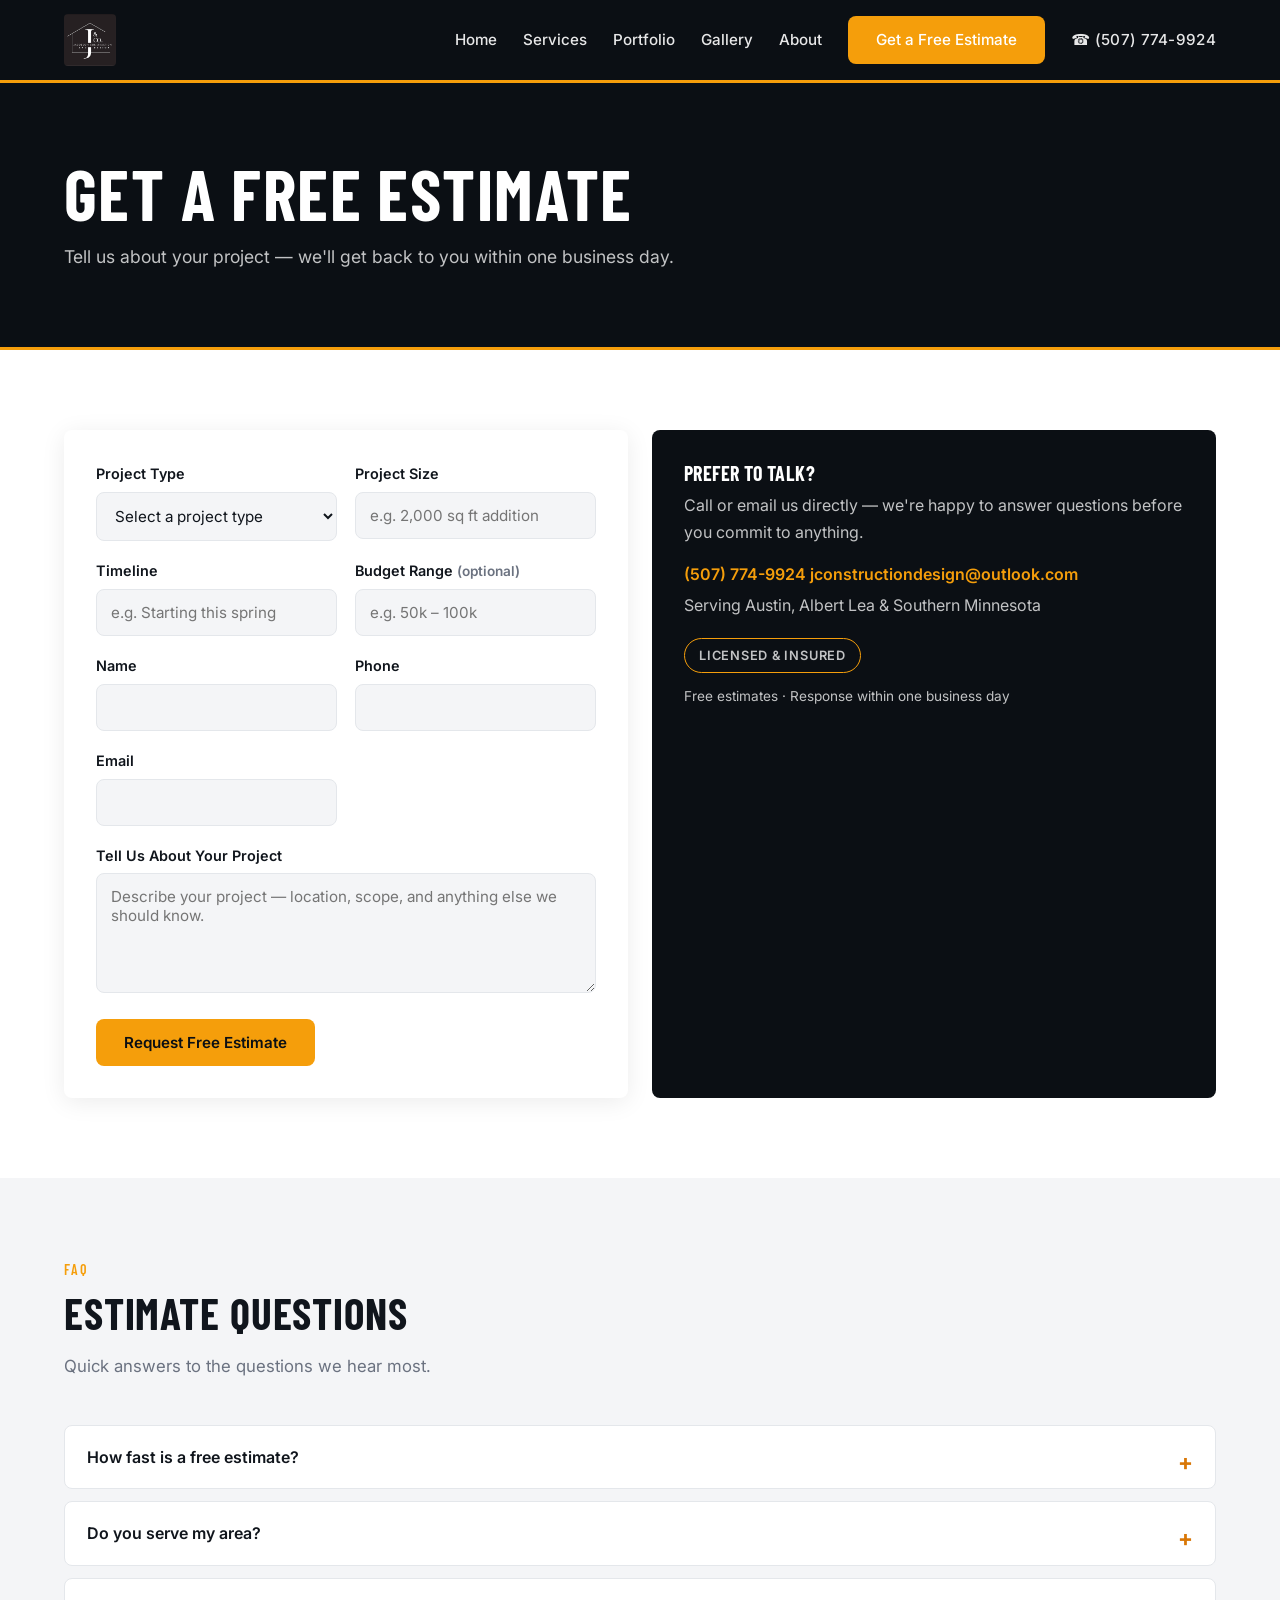
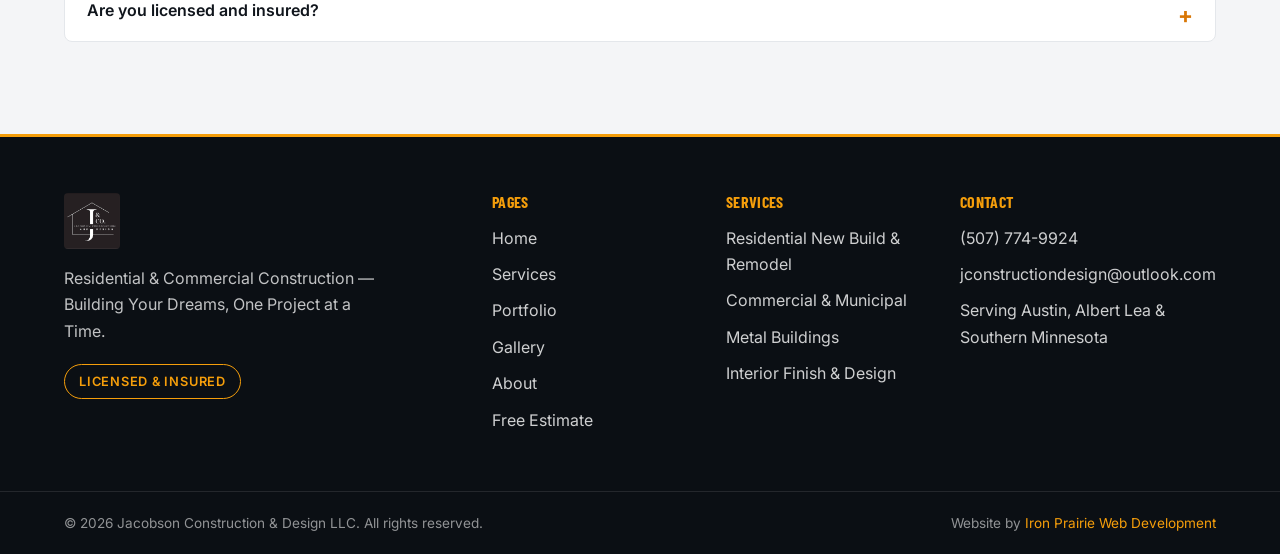
<file: estimate.html>
<!DOCTYPE html>
<html lang="en">
<head>
  <meta charset="UTF-8" />
  <meta name="viewport" content="width=device-width, initial-scale=1.0" />
  <title>Get a Free Estimate — Jacobson Construction &amp; Design</title>
  <meta name="description" content="Request a free estimate from Jacobson Construction &amp; Design — licensed &amp; insured, family-owned. We'll respond within one business day — no obligation." />
  <meta name="robots" content="index, follow" />
  <link rel="canonical" href="https://davebunn1.github.io/jacobson-construction-website/estimate.html" />
  <link rel="icon" type="image/png" href="images/favicon.png" />
  <meta property="og:type" content="website" />
  <meta property="og:locale" content="en_US" />
  <meta property="og:site_name" content="Jacobson Construction &amp; Design" />
  <meta property="og:url" content="https://davebunn1.github.io/jacobson-construction-website/estimate.html" />
  <meta property="og:title" content="Get a Free Estimate — Jacobson Construction &amp; Design" />
  <meta property="og:description" content="Request a free estimate from Jacobson Construction &amp; Design — licensed &amp; insured, family-owned. We'll respond within one business day — no obligation." />
  <meta property="og:image" content="https://davebunn1.github.io/jacobson-construction-website/images/og-preview.jpg" />
  <meta property="og:image:width" content="1200" />
  <meta property="og:image:height" content="630" />
  <meta name="twitter:card" content="summary_large_image" />
  <meta name="twitter:title" content="Get a Free Estimate — Jacobson Construction &amp; Design" />
  <meta name="twitter:description" content="Request a free estimate from Jacobson Construction &amp; Design — licensed &amp; insured, family-owned. We'll respond within one business day — no obligation." />
  <meta name="twitter:image" content="https://davebunn1.github.io/jacobson-construction-website/images/og-preview.jpg" />
  <script type="application/ld+json">
  {
    "@context": "https://schema.org",
    "@type": "GeneralContractor",
    "name": "Jacobson Construction & Design",
    "legalName": "Jacobson Construction & Design LLC",
    "url": "https://davebunn1.github.io/jacobson-construction-website",
    "logo": "https://davebunn1.github.io/jacobson-construction-website/images/img_635456e81034.jpg",
    "image": "https://davebunn1.github.io/jacobson-construction-website/images/og-preview.jpg",
    "description": "Residential and commercial construction serving Austin, Albert Lea and Southern Minnesota. Licensed & insured, family-owned.",
    "telephone": "+1(507) 774-9924",
    "address": {
      "@type": "PostalAddress",
      "addressLocality": "Albert Lea",
      "addressRegion": "MN",
      "addressCountry": "US"
    },
    "areaServed": [
      "Austin",
      "Albert Lea",
      "Southern Minnesota"
    ]
  }
  </script>
  <script type="application/ld+json">
  {
    "@context": "https://schema.org",
    "@type": "WebSite",
    "name": "Jacobson Construction & Design",
    "url": "https://davebunn1.github.io/jacobson-construction-website",
    "description": "Residential and commercial construction in Southern Minnesota — free estimates, licensed & insured.",
    "inLanguage": "en-US"
  }
  </script>
  <script type="application/ld+json">
  {
    "@context": "https://schema.org",
    "@type": "BreadcrumbList",
    "itemListElement": [
      {
        "@type": "ListItem",
        "position": 1,
        "name": "Home",
        "item": "https://davebunn1.github.io/jacobson-construction-website"
      },
      {
        "@type": "ListItem",
        "position": 2,
        "name": "Get a Free Estimate",
        "item": "https://davebunn1.github.io/jacobson-construction-website/estimate.html"
      }
    ]
  }
  </script>
  <script type="application/ld+json">
  {
    "@context": "https://schema.org",
    "@type": "ContactPage",
    "name": "Get a Free Estimate — Jacobson Construction & Design",
    "description": "Request a free estimate from Jacobson Construction & Design — licensed & insured, family-owned. We'll respond within one business day — no obligation.",
    "url": "https://davebunn1.github.io/jacobson-construction-website/estimate.html"
  }
  </script>
  <link rel="stylesheet" href="css/styles.css" />
</head>
<body>
<header class="site-header">
  <div class="container header-inner">
    <a href="index.html" class="brand" aria-label="Jacobson Construction and Design — home">
      <img src="images/img_635456e81034.jpg" alt="Jacobson Construction and Design" class="brand-logo" />
    </a>
    <nav class="site-nav" id="site-nav" aria-label="Main navigation">
      <a href="index.html">Home</a>
      <a href="services.html">Services</a>
      <a href="portfolio.html">Portfolio</a>
      <a href="gallery.html">Gallery</a>
      <a href="about.html">About</a>
      <a href="estimate.html" class="btn btn-primary nav-cta">Get a Free Estimate</a>
      <a href="tel:+15077749924" class="nav-phone">(507) 774-9924</a>
    </nav>
    <button class="nav-toggle" id="nav-toggle" aria-expanded="false" aria-controls="site-nav" aria-label="Toggle menu">
      <span></span><span></span><span></span>
    </button>
  </div>
</header>

<main>
  <section class="page-hero">
    <div class="container">
      <h1>Get a Free Estimate</h1>
      <p>Tell us about your project — we'll get back to you within one business day.</p>
    </div>
  </section>

  <section class="section">
    <div class="container grid-2">
      <form class="estimate-form" id="estimate-form" action="#" method="post">
        <div class="form-success form-full" id="form-success">✓ Thanks! Your request has been received — we'll be in touch within one business day.</div>
        <div>
          <label for="project-type">Project Type</label>
          <select id="project-type" name="project-type" required>
            <option value="">Select a project type</option>
            <option value="residential-new-build">Residential New Build</option>
            <option value="remodel">Remodel</option>
            <option value="commercial">Commercial</option>
            <option value="metal-building">Metal Building</option>
            <option value="other">Other</option>
          </select>
        </div>
        <div>
          <label for="project-size">Project Size</label>
          <input type="text" id="project-size" name="project-size" placeholder="e.g. 2,000 sq ft addition" required />
        </div>
        <div>
          <label for="timeline">Timeline</label>
          <input type="text" id="timeline" name="timeline" placeholder="e.g. Starting this spring" />
        </div>
        <div>
          <label for="budget">Budget Range <span class="form-note">(optional)</span></label>
          <input type="text" id="budget" name="budget" placeholder="e.g. 50k – 100k" />
        </div>
        <div>
          <label for="name">Name</label>
          <input type="text" id="name" name="name" required />
        </div>
        <div>
          <label for="phone">Phone</label>
          <input type="tel" id="phone" name="phone" required />
        </div>
        <div>
          <label for="email">Email</label>
          <input type="email" id="email" name="email" required />
        </div>
        <div class="form-full">
          <label for="message">Tell Us About Your Project</label>
          <textarea id="message" name="message" placeholder="Describe your project — location, scope, and anything else we should know." required></textarea>
        </div>
        <div class="form-full">
          <button type="submit" class="btn btn-primary">Request Free Estimate</button>
        </div>
      </form>

      <aside class="contact-card">
        <h3>Prefer to Talk?</h3>
        <p>Call or email us directly — we're happy to answer questions before you commit to anything.</p>
        <a href="tel:+15077749924">(507) 774-9924</a>
        <a href="mailto:jconstructiondesign@outlook.com">jconstructiondesign@outlook.com</a>
        <p>Serving Austin, Albert Lea &amp; Southern Minnesota</p>
        <p class="footer-badge">Licensed &amp; Insured</p>
        <p class="form-note">Free estimates · Response within one business day</p>
      </aside>
    </div>
  </section>

  <section class="section section--light">
    <div class="container">
      <div class="section-head">
        <span class="eyebrow">FAQ</span>
        <h2>Estimate Questions</h2>
        <p class="lede">Quick answers to the questions we hear most.</p>
      </div>
      <div class="faq">
        <details>
          <summary>How fast is a free estimate?</summary>
          <div class="faq-body">
            <p>We'll get back to you within one business day to schedule your free, no-obligation estimate.</p>
          </div>
        </details>
        <details>
          <summary>Do you serve my area?</summary>
          <div class="faq-body">
            <p>We serve Austin, Albert Lea, and Southern Minnesota — Mower &amp; Freeborn counties and beyond.</p>
          </div>
        </details>
        <details>
          <summary>Are you licensed and insured?</summary>
          <div class="faq-body">
            <p>Yes — Jacobson Construction &amp; Design is fully licensed and insured on every project.</p>
          </div>
        </details>
      </div>
    </div>
  </section>
</main>

<footer class="site-footer">
  <div class="container footer-grid">
    <div class="footer-brand">
      <img src="images/img_635456e81034.jpg" alt="Jacobson Construction and Design" class="footer-logo" />
      <p class="footer-tagline">Residential &amp; Commercial Construction — Building Your Dreams, One Project at a Time.</p>
      <p class="footer-badge">Licensed &amp; Insured</p>
    </div>
    <div class="footer-col">
      <h3>Pages</h3>
      <a href="index.html">Home</a>
      <a href="services.html">Services</a>
      <a href="portfolio.html">Portfolio</a>
      <a href="gallery.html">Gallery</a>
      <a href="about.html">About</a>
      <a href="estimate.html">Free Estimate</a>
    </div>
    <div class="footer-col">
      <h3>Services</h3>
      <span>Residential New Build &amp; Remodel</span>
      <span>Commercial &amp; Municipal</span>
      <span>Metal Buildings</span>
      <span>Interior Finish &amp; Design</span>
    </div>
    <div class="footer-col">
      <h3>Contact</h3>
      <a href="tel:+15077749924">(507) 774-9924</a>
      <a href="mailto:jconstructiondesign@outlook.com">jconstructiondesign@outlook.com</a>
      <span>Serving Austin, Albert Lea &amp; Southern Minnesota</span>
    </div>
  </div>
  <div class="footer-bottom">
    <div class="container footer-bottom-inner">
      <span>© 2026 Jacobson Construction &amp; Design LLC. All rights reserved.</span>
      <span>Website by <a href="https://ironprairie.netlify.app" target="_blank" rel="noopener">Iron Prairie Web Development</a></span>
    </div>
  </div>
</footer>

<script src="scripts.js" defer></script>
</body>
</html>
</file>
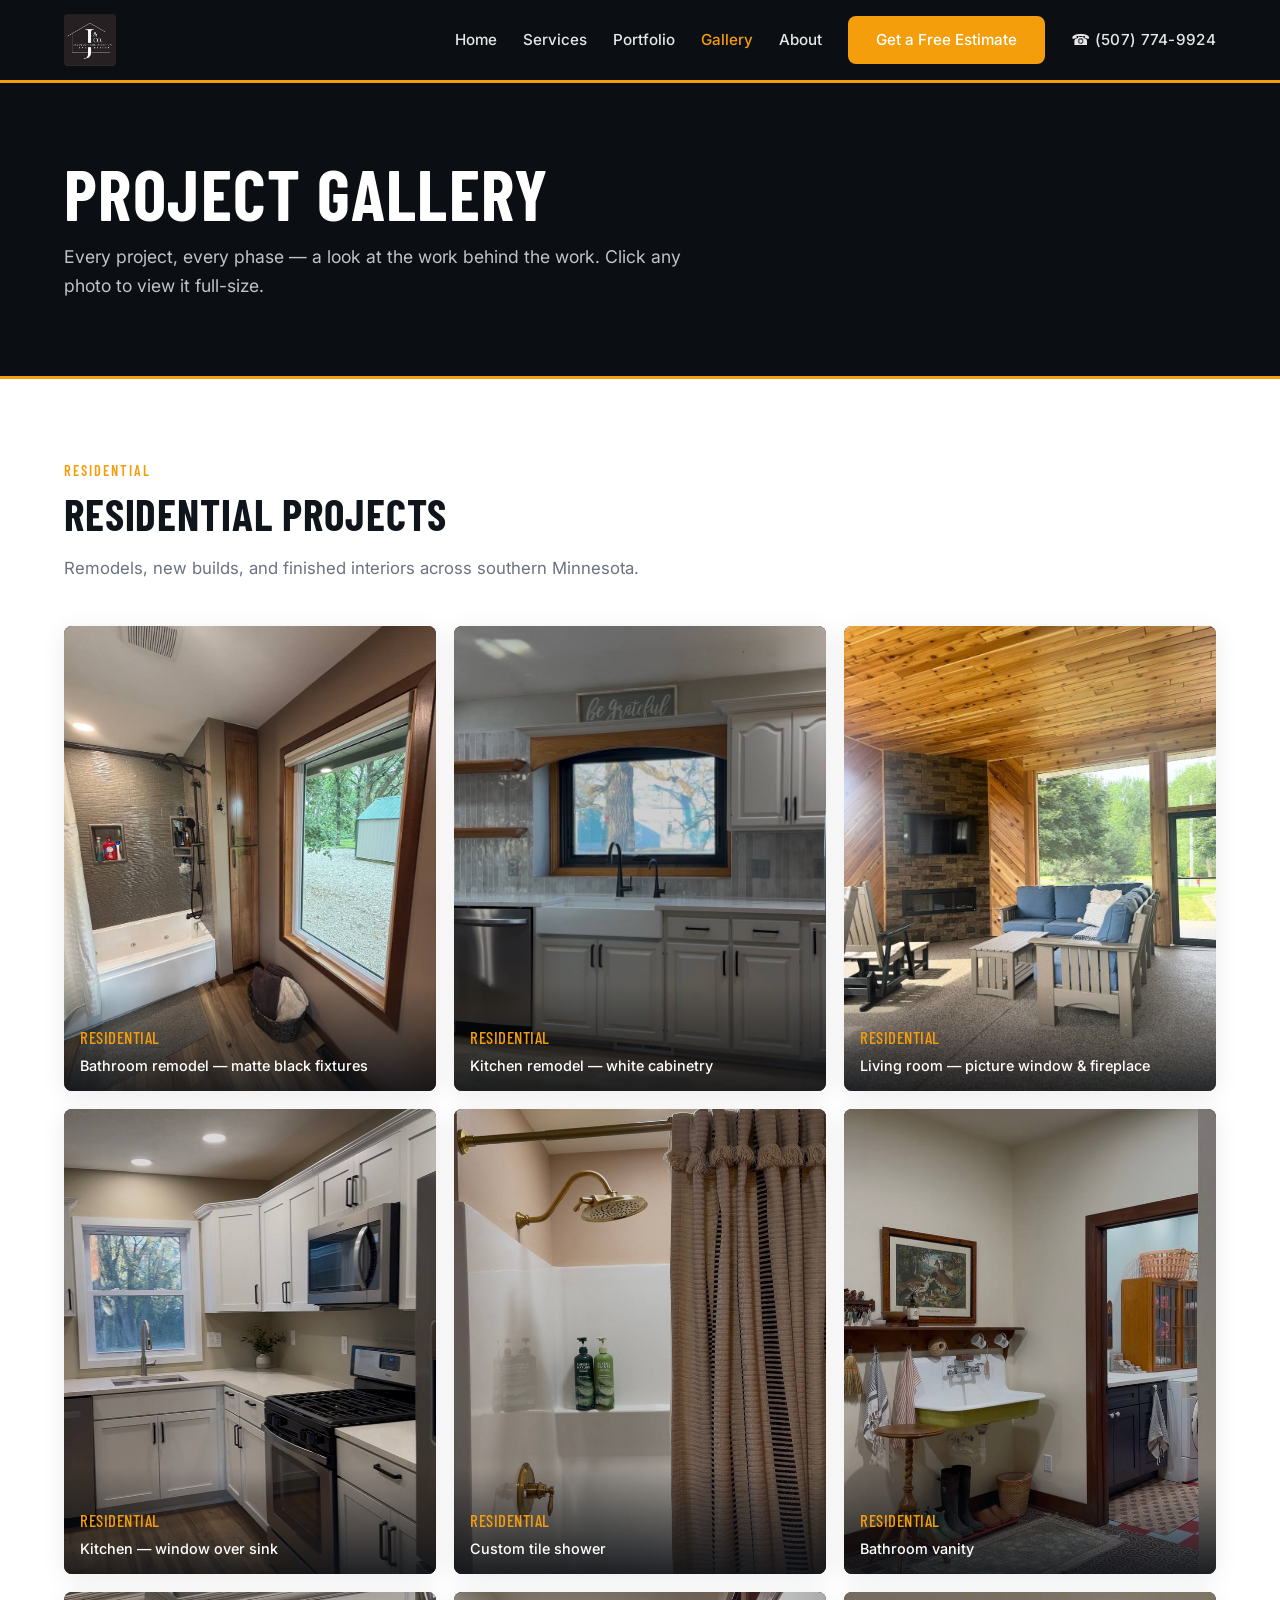
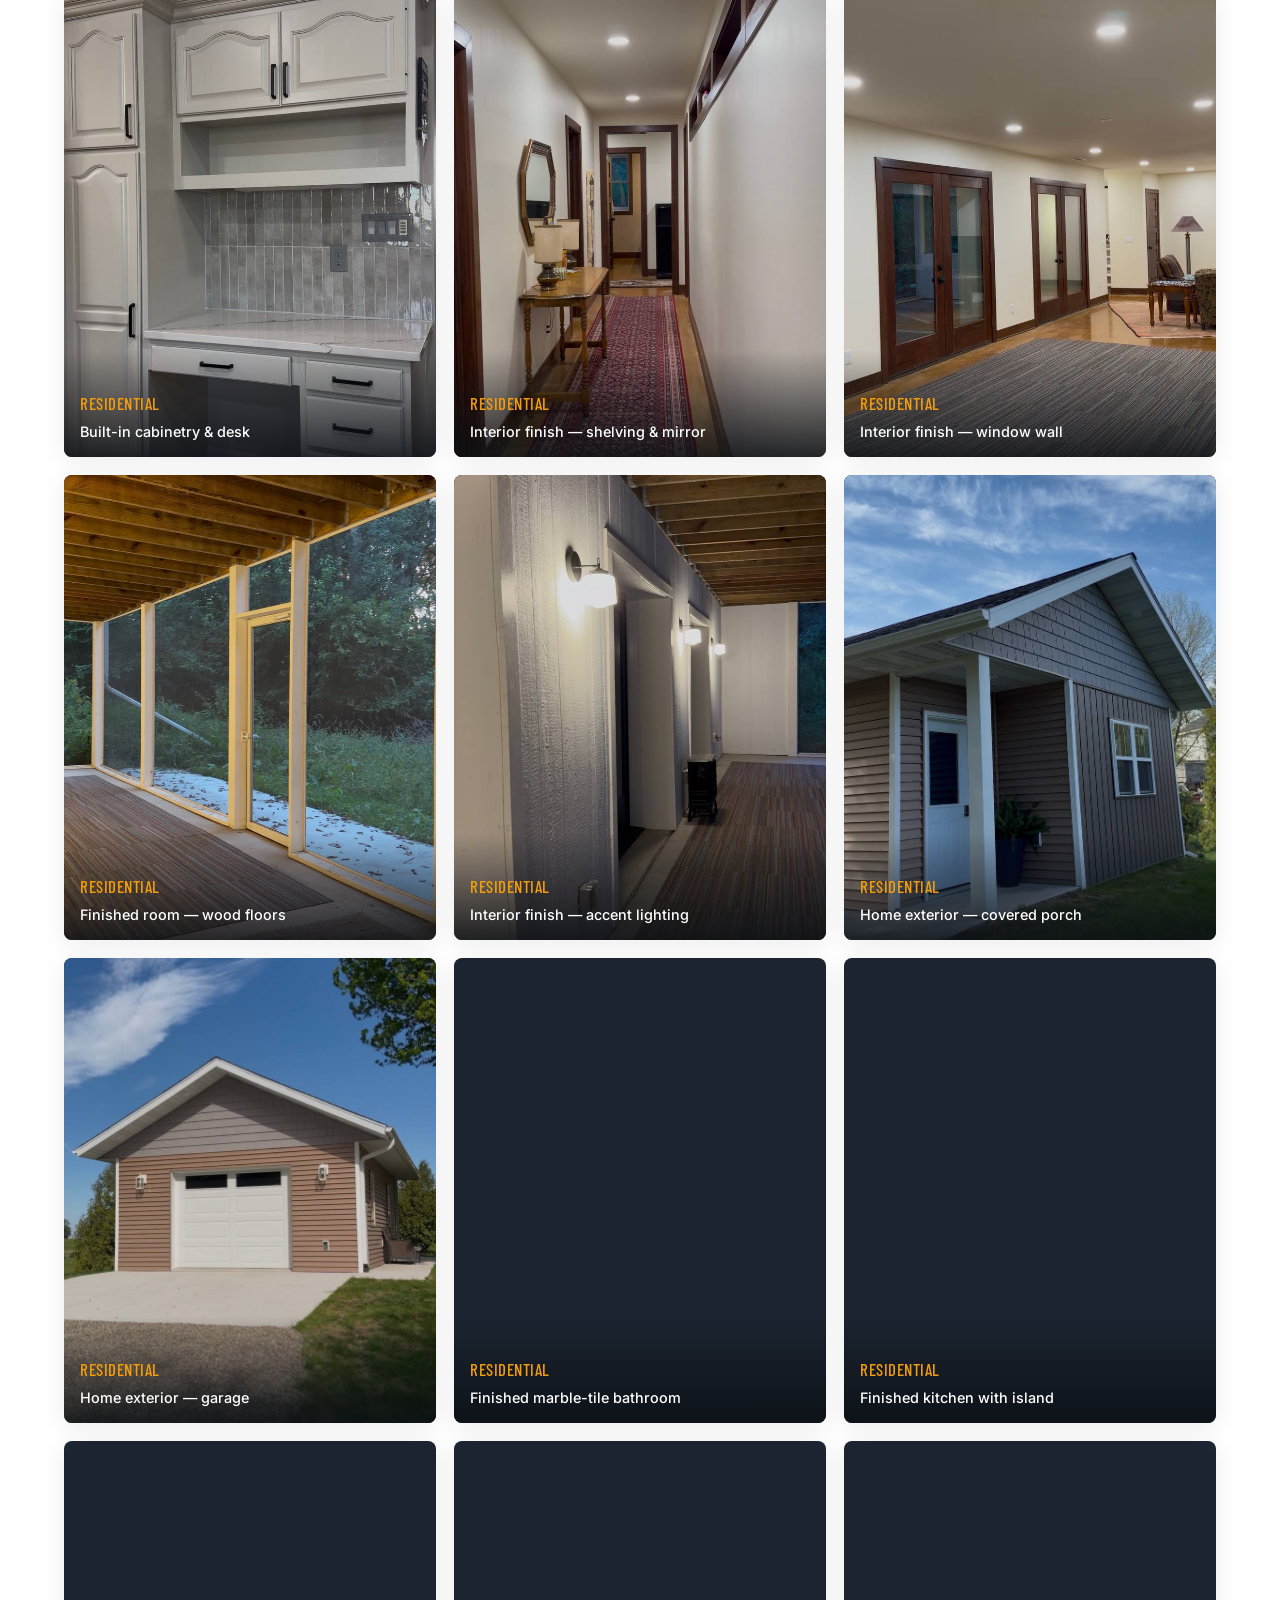
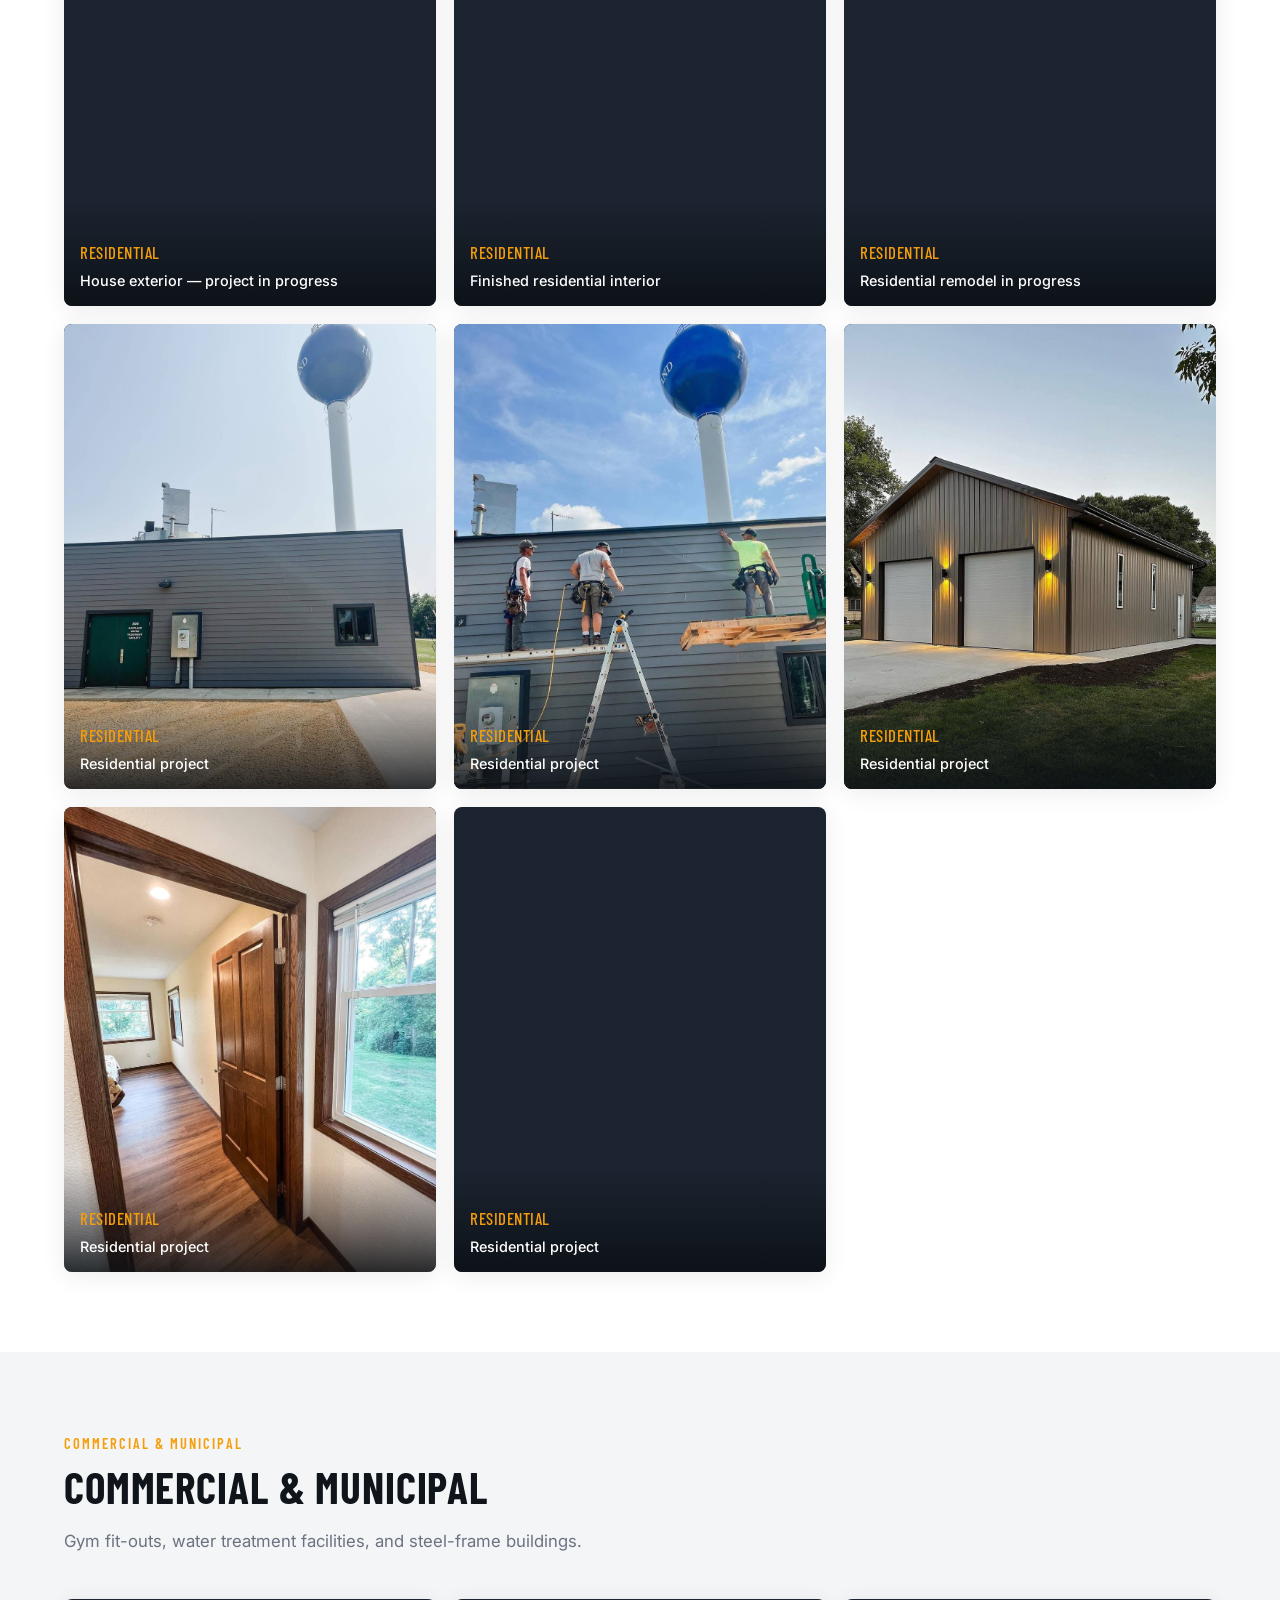
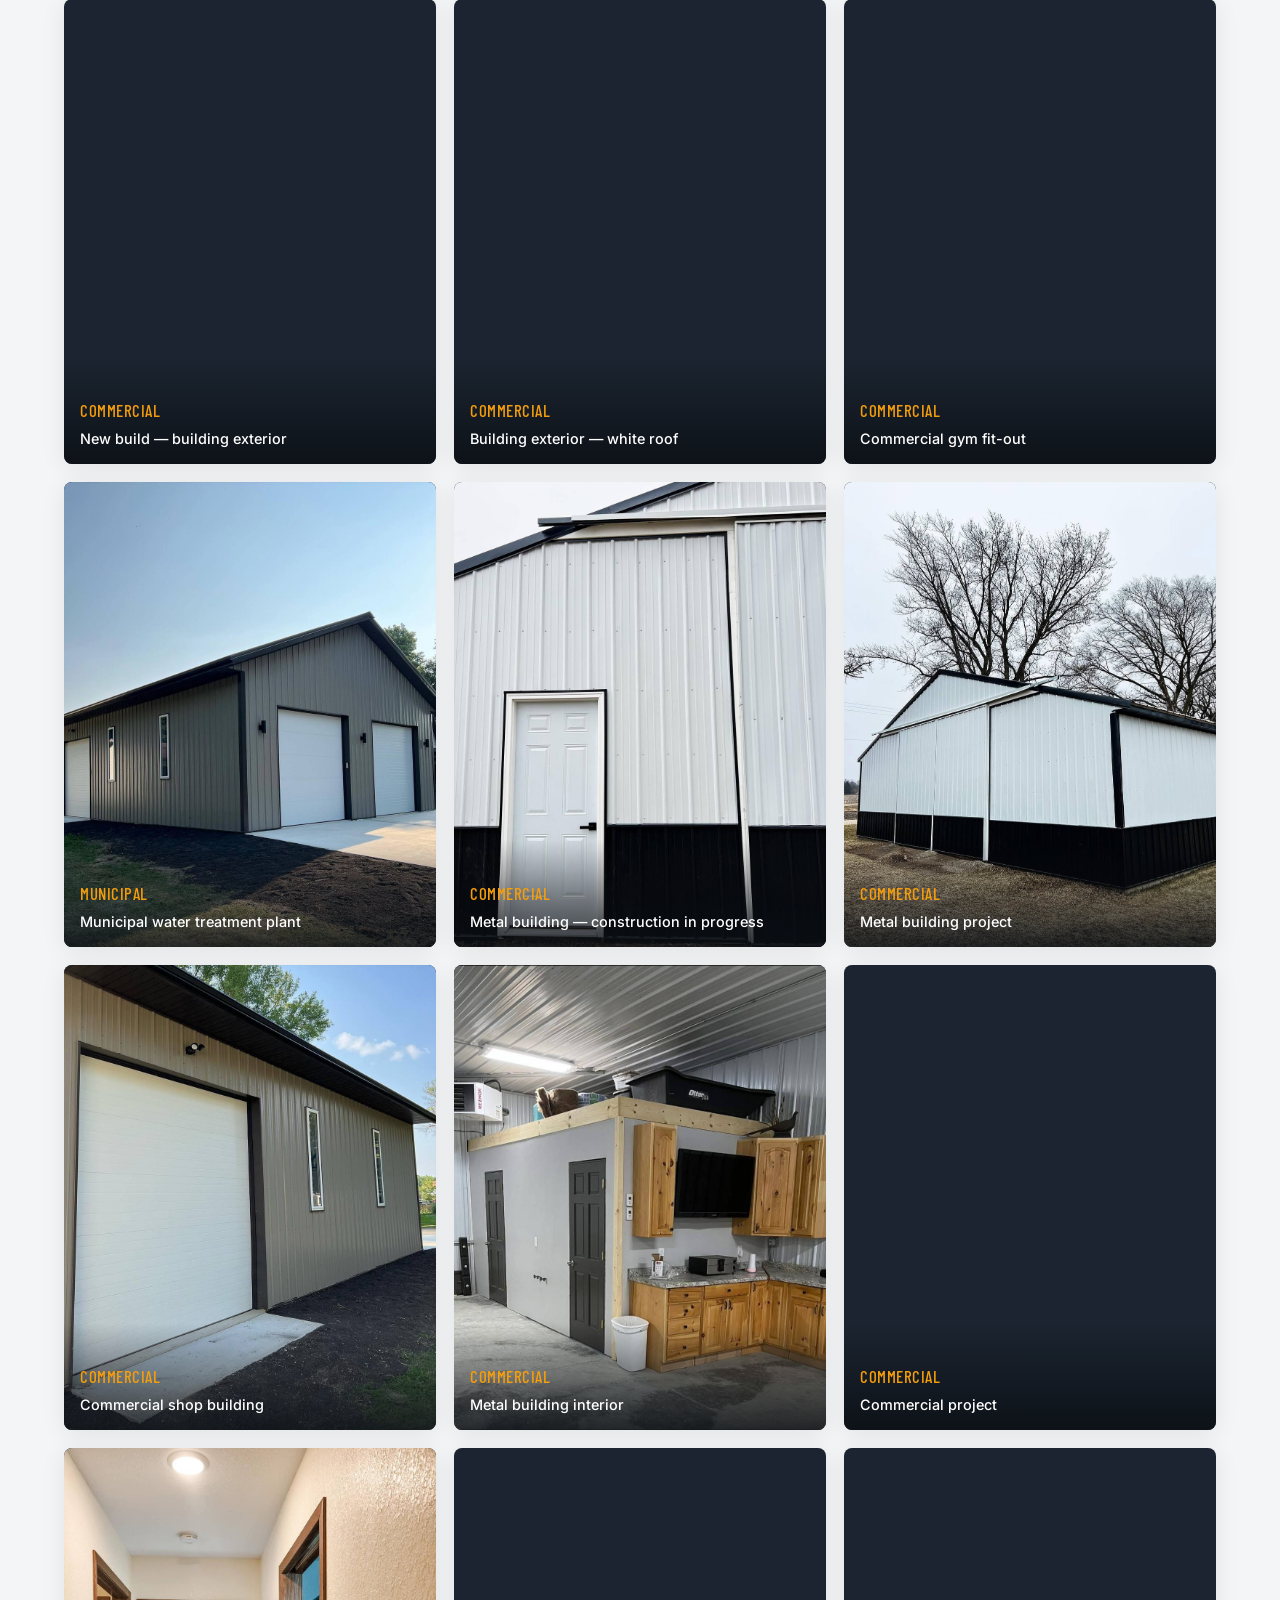
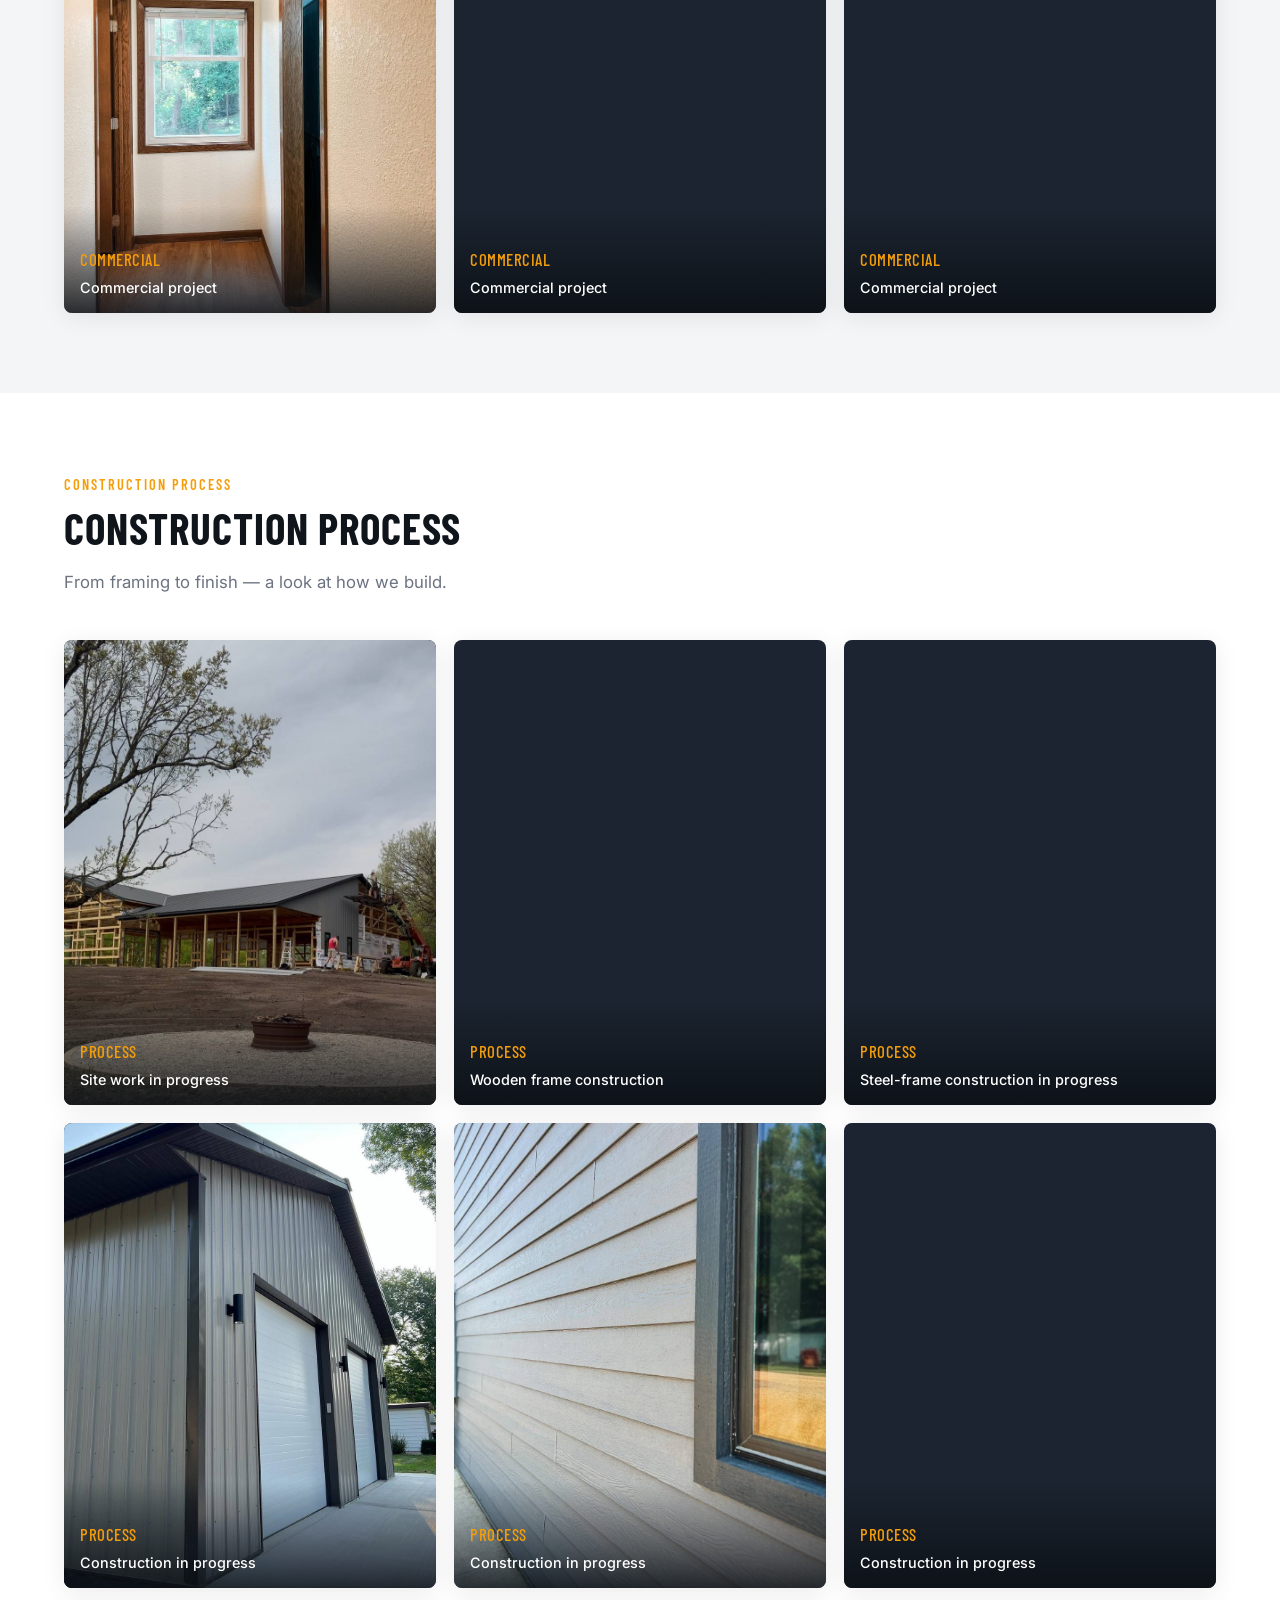
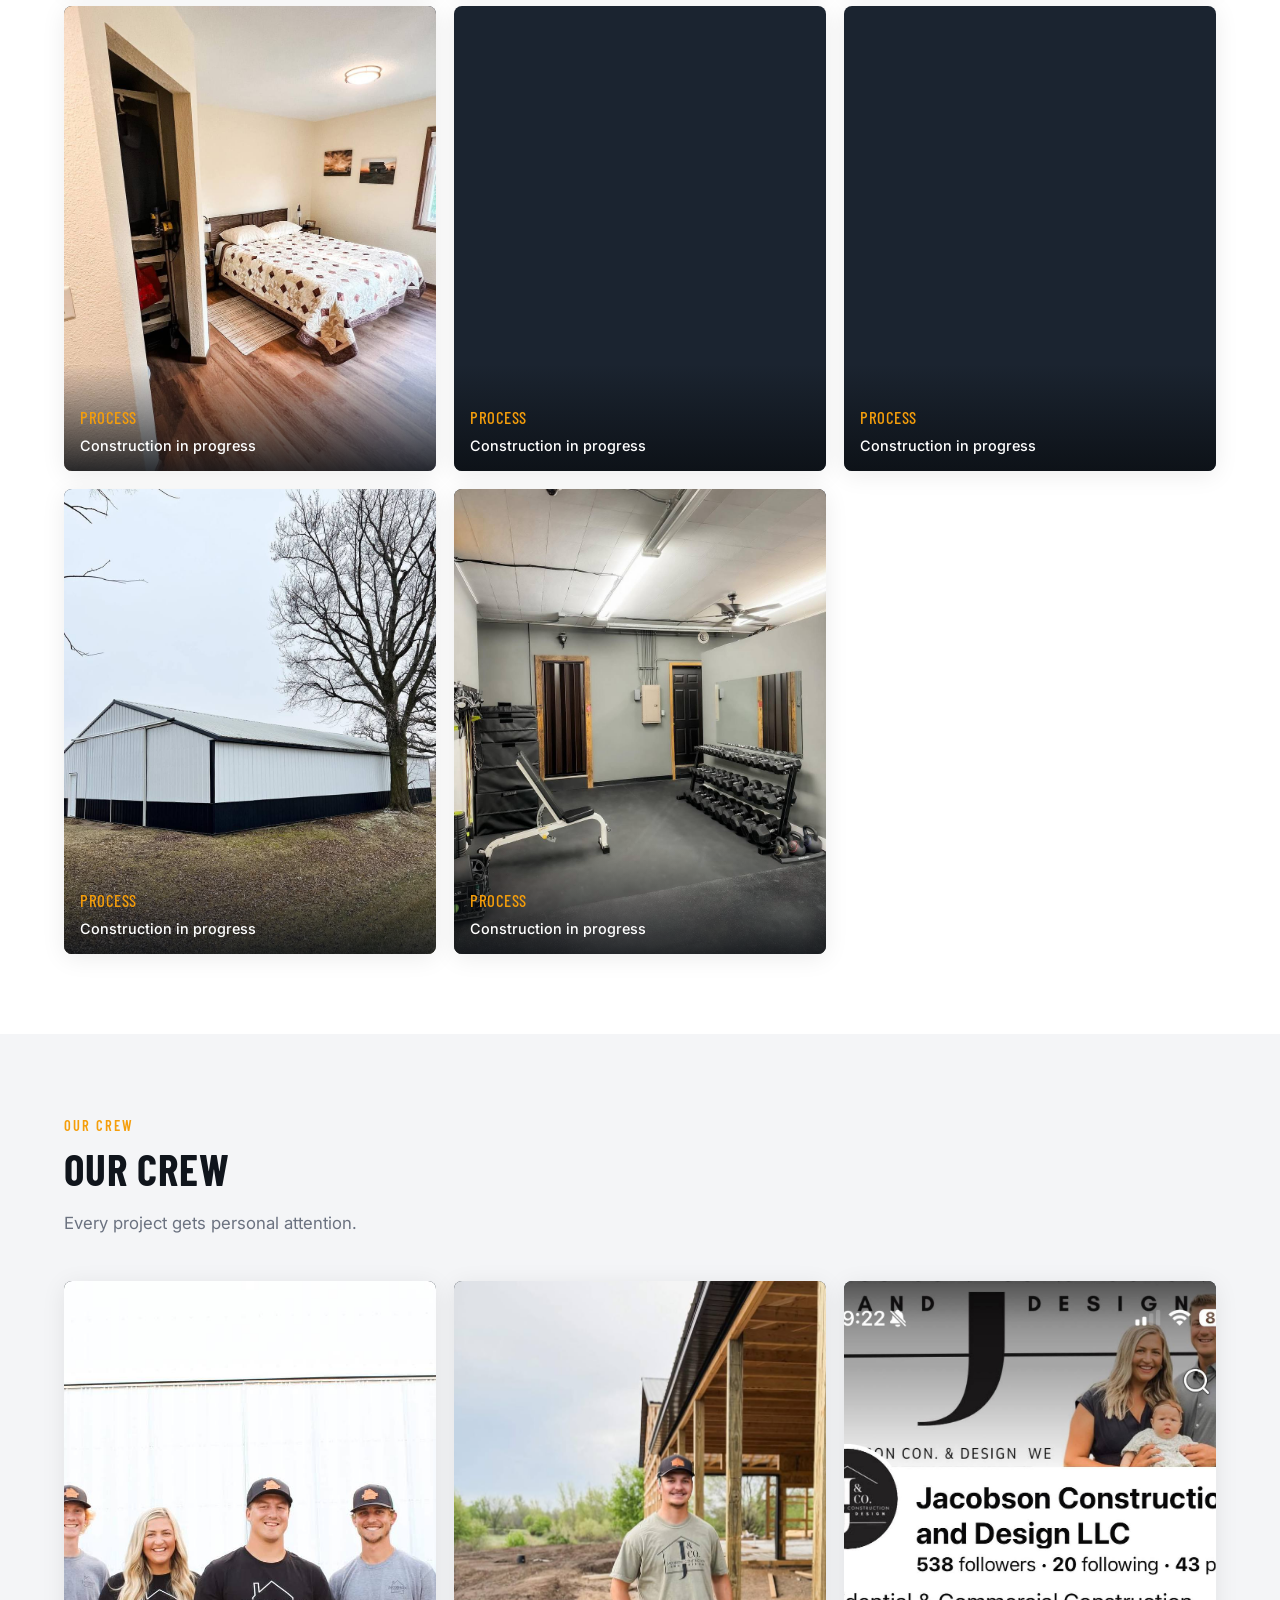
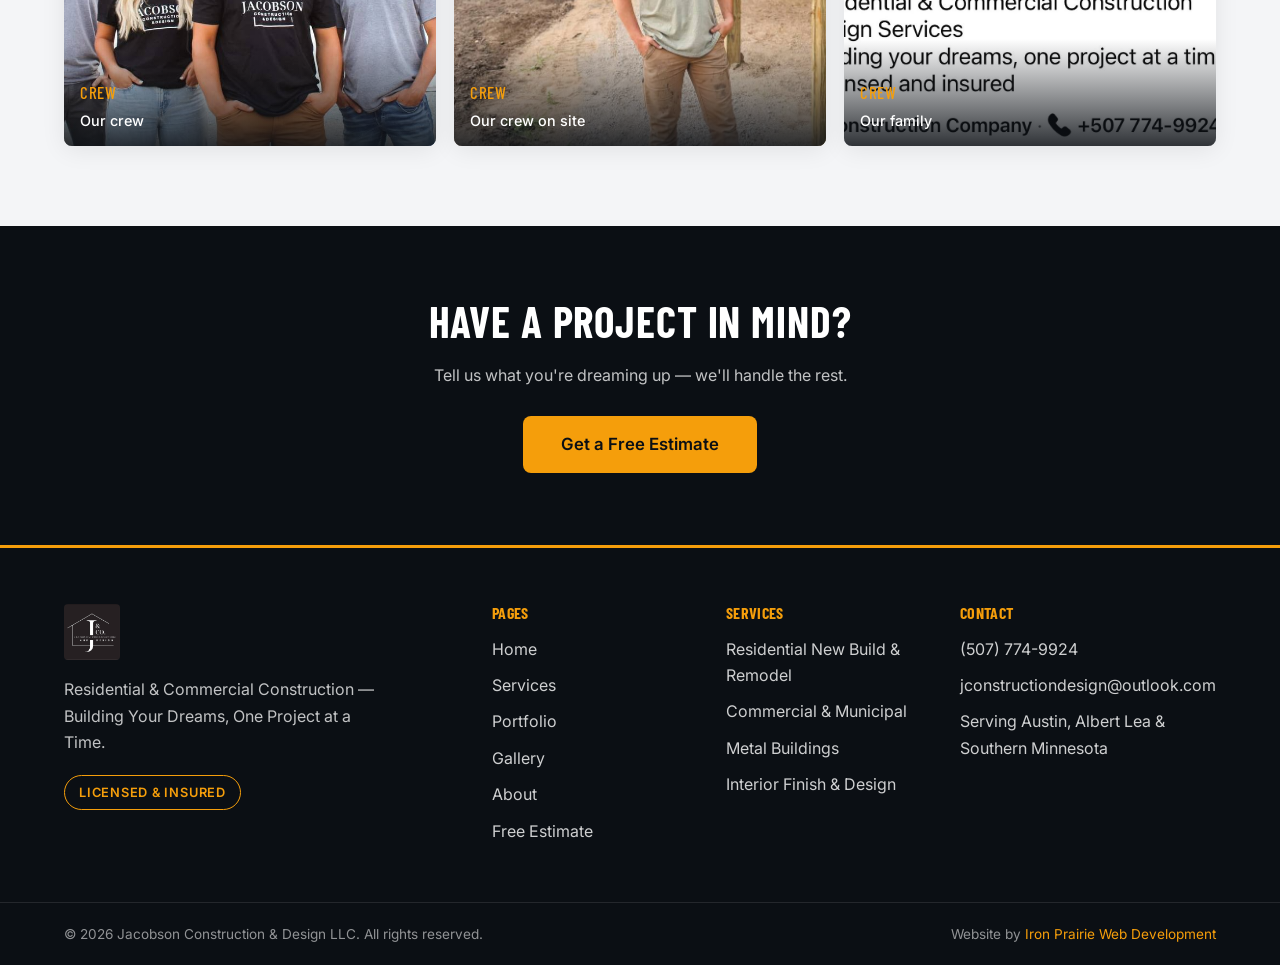
<file: gallery.html>
<!DOCTYPE html>
<html lang="en">
<head>
  <meta charset="UTF-8" />
  <meta name="viewport" content="width=device-width, initial-scale=1.0" />
  <title>Project Gallery — Jacobson Construction &amp; Design</title>
  <meta name="description" content="Browse the Jacobson Construction project gallery — every phase of the work, from remodels to new builds and finished interiors across Southern Minnesota." />
  <meta name="robots" content="index, follow" />
  <link rel="canonical" href="https://davebunn1.github.io/jacobson-construction-website/gallery.html" />
  <link rel="icon" type="image/png" href="images/favicon.png" />
  <meta property="og:type" content="website" />
  <meta property="og:locale" content="en_US" />
  <meta property="og:site_name" content="Jacobson Construction &amp; Design" />
  <meta property="og:url" content="https://davebunn1.github.io/jacobson-construction-website/gallery.html" />
  <meta property="og:title" content="Project Gallery — Jacobson Construction &amp; Design" />
  <meta property="og:description" content="Browse the Jacobson Construction project gallery — every phase of the work, from remodels to new builds and finished interiors across Southern Minnesota." />
  <meta property="og:image" content="https://davebunn1.github.io/jacobson-construction-website/images/og-preview.jpg" />
  <meta property="og:image:width" content="1200" />
  <meta property="og:image:height" content="630" />
  <meta name="twitter:card" content="summary_large_image" />
  <meta name="twitter:title" content="Project Gallery — Jacobson Construction &amp; Design" />
  <meta name="twitter:description" content="Browse the Jacobson Construction project gallery — every phase of the work, from remodels to new builds and finished interiors across Southern Minnesota." />
  <meta name="twitter:image" content="https://davebunn1.github.io/jacobson-construction-website/images/og-preview.jpg" />
  <script type="application/ld+json">
  {
    "@context": "https://schema.org",
    "@type": "GeneralContractor",
    "name": "Jacobson Construction & Design",
    "legalName": "Jacobson Construction & Design LLC",
    "url": "https://davebunn1.github.io/jacobson-construction-website",
    "logo": "https://davebunn1.github.io/jacobson-construction-website/images/img_635456e81034.jpg",
    "image": "https://davebunn1.github.io/jacobson-construction-website/images/og-preview.jpg",
    "description": "Residential and commercial construction serving Austin, Albert Lea and Southern Minnesota. Licensed & insured, family-owned.",
    "telephone": "+1(507) 774-9924",
    "address": {
      "@type": "PostalAddress",
      "addressLocality": "Albert Lea",
      "addressRegion": "MN",
      "addressCountry": "US"
    },
    "areaServed": [
      "Austin",
      "Albert Lea",
      "Southern Minnesota"
    ]
  }
  </script>
  <script type="application/ld+json">
  {
    "@context": "https://schema.org",
    "@type": "WebSite",
    "name": "Jacobson Construction & Design",
    "url": "https://davebunn1.github.io/jacobson-construction-website",
    "description": "Residential and commercial construction in Southern Minnesota — free estimates, licensed & insured.",
    "inLanguage": "en-US"
  }
  </script>
  <script type="application/ld+json">
  {
    "@context": "https://schema.org",
    "@type": "BreadcrumbList",
    "itemListElement": [
      {
        "@type": "ListItem",
        "position": 1,
        "name": "Home",
        "item": "https://davebunn1.github.io/jacobson-construction-website"
      },
      {
        "@type": "ListItem",
        "position": 2,
        "name": "Gallery",
        "item": "https://davebunn1.github.io/jacobson-construction-website/gallery.html"
      }
    ]
  }
  </script>
  <script type="application/ld+json">
  {
    "@context": "https://schema.org",
    "@type": "WebPage",
    "name": "Project Gallery — Jacobson Construction & Design",
    "description": "Browse the Jacobson Construction project gallery — every phase of the work, from remodels to new builds and finished interiors across Southern Minnesota.",
    "url": "https://davebunn1.github.io/jacobson-construction-website/gallery.html"
  }
  </script>
  <link rel="stylesheet" href="css/styles.css" />
</head>
<body>
<header class="site-header">
  <div class="container header-inner">
    <a href="index.html" class="brand" aria-label="Jacobson Construction and Design — home">
      <img src="images/img_635456e81034.jpg" alt="Jacobson Construction and Design" class="brand-logo" decoding="async" />
    </a>
    <nav class="site-nav" id="site-nav" aria-label="Main navigation">
      <a href="index.html">Home</a>
      <a href="services.html">Services</a>
      <a href="portfolio.html">Portfolio</a>
      <a href="gallery.html" class="active">Gallery</a>
      <a href="about.html">About</a>
      <a href="estimate.html" class="btn btn-primary nav-cta">Get a Free Estimate</a>
      <a href="tel:+15077749924" class="nav-phone">(507) 774-9924</a>
    </nav>
    <button class="nav-toggle" id="nav-toggle" aria-expanded="false" aria-controls="site-nav" aria-label="Toggle menu">
      <span></span><span></span><span></span>
    </button>
  </div>
</header>

<main>
  <section class="page-hero">
    <div class="container">
      <h1>Project Gallery</h1>
      <p>Every project, every phase — a look at the work behind the work. Click any photo to view it full-size.</p>
    </div>
  </section>

  <section class="section">
    <div class="container">
      <div class="section-head">
        <span class="eyebrow">Residential</span>
        <h2>Residential Projects</h2>
        <p class="lede">Remodels, new builds, and finished interiors across southern Minnesota.</p>
      </div>
      <div class="gallery-grid">
        <figure class="gallery-item" data-lightbox="true" data-caption="Bathroom remodel — matte black fixtures">
          <img src="images/residential-bathroom-black-fixtures.jpg" alt="Custom bathroom remodel with a tub and matte black fixtures by Jacobson Construction" loading="lazy" decoding="async" />
          <figcaption><span>Residential</span>Bathroom remodel — matte black fixtures</figcaption>
        </figure>

        <figure class="gallery-item" data-lightbox="true" data-caption="Kitchen remodel — white cabinetry">
          <img src="images/residential-kitchen-remodel.jpg" alt="Kitchen remodel with white cabinetry and stainless appliances by Jacobson Construction" loading="lazy" decoding="async" />
          <figcaption><span>Residential</span>Kitchen remodel — white cabinetry</figcaption>
        </figure>

        <figure class="gallery-item" data-lightbox="true" data-caption="Living room — picture window & fireplace">
          <img src="images/residential-living-room-fireplace.jpg" alt="Living room with a large wood-framed window and brick fireplace by Jacobson Construction" loading="lazy" decoding="async" />
          <figcaption><span>Residential</span>Living room — picture window & fireplace</figcaption>
        </figure>

        <figure class="gallery-item" data-lightbox="true" data-caption="Kitchen — window over sink">
          <img src="images/residential-kitchen-window-sink.jpg" alt="Kitchen with a window over the sink and stainless appliances by Jacobson Construction" loading="lazy" decoding="async" />
          <figcaption><span>Residential</span>Kitchen — window over sink</figcaption>
        </figure>

        <figure class="gallery-item" data-lightbox="true" data-caption="Custom tile shower">
          <img src="images/residential-tile-shower.jpg" alt="Custom tile shower with gold fixtures by Jacobson Construction" loading="lazy" decoding="async" />
          <figcaption><span>Residential</span>Custom tile shower</figcaption>
        </figure>

        <figure class="gallery-item" data-lightbox="true" data-caption="Bathroom vanity">
          <img src="images/residential-bathroom-vanity.jpg" alt="Bathroom vanity with a green faucet and wood stool by Jacobson Construction" loading="lazy" decoding="async" />
          <figcaption><span>Residential</span>Bathroom vanity</figcaption>
        </figure>

        <figure class="gallery-item" data-lightbox="true" data-caption="Built-in cabinetry & desk">
          <img src="images/residential-built-in-cabinetry.jpg" alt="Custom built-in cabinetry and desk area by Jacobson Construction" loading="lazy" decoding="async" />
          <figcaption><span>Residential</span>Built-in cabinetry & desk</figcaption>
        </figure>

        <figure class="gallery-item" data-lightbox="true" data-caption="Interior finish — shelving & mirror">
          <img src="images/residential-interior-shelving.jpg" alt="Finished interior with custom shelving and mirror by Jacobson Construction" loading="lazy" decoding="async" />
          <figcaption><span>Residential</span>Interior finish — shelving & mirror</figcaption>
        </figure>

        <figure class="gallery-item" data-lightbox="true" data-caption="Interior finish — window wall">
          <img src="images/residential-interior-window-wall.jpg" alt="Finished interior with a wood-trimmed window and side table by Jacobson Construction" loading="lazy" decoding="async" />
          <figcaption><span>Residential</span>Interior finish — window wall</figcaption>
        </figure>

        <figure class="gallery-item" data-lightbox="true" data-caption="Finished room — wood floors">
          <img src="images/residential-finished-room.jpg" alt="Finished room with wood floors and a wood-trimmed window by Jacobson Construction" loading="lazy" decoding="async" />
          <figcaption><span>Residential</span>Finished room — wood floors</figcaption>
        </figure>

        <figure class="gallery-item" data-lightbox="true" data-caption="Interior finish — accent lighting">
          <img src="images/residential-interior-accent-lighting.jpg" alt="Finished interior with accent lighting on a grey wall by Jacobson Construction" loading="lazy" decoding="async" />
          <figcaption><span>Residential</span>Interior finish — accent lighting</figcaption>
        </figure>

        <figure class="gallery-item" data-lightbox="true" data-caption="Home exterior — covered porch">
          <img src="images/residential-exterior-porch.jpg" alt="Home exterior with a covered porch by Jacobson Construction" loading="lazy" decoding="async" />
          <figcaption><span>Residential</span>Home exterior — covered porch</figcaption>
        </figure>

        <figure class="gallery-item" data-lightbox="true" data-caption="Home exterior — garage">
          <img src="images/residential-exterior-garage.jpg" alt="Home exterior with a garage door by Jacobson Construction" loading="lazy" decoding="async" />
          <figcaption><span>Residential</span>Home exterior — garage</figcaption>
        </figure>

        <figure class="gallery-item" data-lightbox="true" data-caption="Finished marble-tile bathroom">
          <img src="images/img_50294382796b.jpg" alt="Finished marble-tile bathroom by Jacobson Construction" loading="lazy" decoding="async" />
          <figcaption><span>Residential</span>Finished marble-tile bathroom</figcaption>
        </figure>
        <figure class="gallery-item" data-lightbox="true" data-caption="Finished kitchen with island">
          <img src="images/img_d4588d56b90d.jpg" alt="Finished modern kitchen with island by Jacobson Construction" loading="lazy" decoding="async" />
          <figcaption><span>Residential</span>Finished kitchen with island</figcaption>
        </figure>
        <figure class="gallery-item" data-lightbox="true" data-caption="House exterior — project in progress">
          <img src="images/img_612ba8db6c93.jpg" alt="House exterior with red siding during a Jacobson Construction project" loading="lazy" decoding="async" />
          <figcaption><span>Residential</span>House exterior — project in progress</figcaption>
        </figure>
        <figure class="gallery-item" data-lightbox="true" data-caption="Finished residential interior">
          <img src="images/img_996ebf3003dd.jpg" alt="Finished residential interior space by Jacobson Construction" loading="lazy" decoding="async" />
          <figcaption><span>Residential</span>Finished residential interior</figcaption>
        </figure>
        <figure class="gallery-item" data-lightbox="true" data-caption="Residential remodel in progress">
          <img src="images/img_27079f768ef6.jpg" alt="Residential hallway during remodeling by Jacobson Construction" loading="lazy" decoding="async" />
          <figcaption><span>Residential</span>Residential remodel in progress</figcaption>
        </figure>
        <figure class="gallery-item" data-lightbox="true" data-caption="Residential project">
          <img src="images/img_0f15567a8350.jpg" alt="Residential construction project by Jacobson Construction" loading="lazy" decoding="async" />
          <figcaption><span>Residential</span>Residential project</figcaption>
        </figure>
        <figure class="gallery-item" data-lightbox="true" data-caption="Residential project">
          <img src="images/img_57c45077cf8a.jpg" alt="Residential construction project by Jacobson Construction" loading="lazy" decoding="async" />
          <figcaption><span>Residential</span>Residential project</figcaption>
        </figure>
        <figure class="gallery-item" data-lightbox="true" data-caption="Residential project">
          <img src="images/img_5986c03c0d7b.jpg" alt="Residential construction project by Jacobson Construction" loading="lazy" decoding="async" />
          <figcaption><span>Residential</span>Residential project</figcaption>
        </figure>
        <figure class="gallery-item" data-lightbox="true" data-caption="Residential project">
          <img src="images/img_78170c16d8d9.jpg" alt="Residential construction project by Jacobson Construction" loading="lazy" decoding="async" />
          <figcaption><span>Residential</span>Residential project</figcaption>
        </figure>
        <figure class="gallery-item" data-lightbox="true" data-caption="Residential project">
          <img src="images/img_7df988f474e1.jpg" alt="Residential construction project by Jacobson Construction" loading="lazy" decoding="async" />
          <figcaption><span>Residential</span>Residential project</figcaption>
        </figure>
      </div>
    </div>
  </section>

  <section class="section section--light">
    <div class="container">
      <div class="section-head">
        <span class="eyebrow">Commercial &amp; Municipal</span>
        <h2>Commercial &amp; Municipal</h2>
        <p class="lede">Gym fit-outs, water treatment facilities, and steel-frame buildings.</p>
      </div>
      <div class="gallery-grid">
        <figure class="gallery-item" data-lightbox="true" data-caption="New build — building exterior">
          <img src="images/commercial-building-exterior.jpg" alt="Newly constructed building exterior on a gravel lot by Jacobson Construction" loading="lazy" decoding="async" />
          <figcaption><span>Commercial</span>New build — building exterior</figcaption>
        </figure>

        <figure class="gallery-item" data-lightbox="true" data-caption="Building exterior — white roof">
          <img src="images/commercial-building-finished.jpg" alt="Building exterior with a white roof by Jacobson Construction" loading="lazy" decoding="async" />
          <figcaption><span>Commercial</span>Building exterior — white roof</figcaption>
        </figure>

        <figure class="gallery-item" data-lightbox="true" data-caption="Commercial gym fit-out">
          <img src="images/img_8a64e7b52d30.jpg" alt="Commercial gym fit-out with fitness equipment by Jacobson Construction" loading="lazy" decoding="async" />
          <figcaption><span>Commercial</span>Commercial gym fit-out</figcaption>
        </figure>
        <figure class="gallery-item" data-lightbox="true" data-caption="Municipal water treatment plant">
          <img src="images/img_2d95828c6c1f.jpg" alt="Municipal water treatment plant built by Jacobson Construction" loading="lazy" decoding="async" />
          <figcaption><span>Municipal</span>Municipal water treatment plant</figcaption>
        </figure>
        <figure class="gallery-item" data-lightbox="true" data-caption="Metal building — construction in progress">
          <img src="images/img_8705b965aa51.jpg" alt="Metal building under construction by Jacobson Construction" loading="lazy" decoding="async" />
          <figcaption><span>Commercial</span>Metal building — construction in progress</figcaption>
        </figure>
        <figure class="gallery-item" data-lightbox="true" data-caption="Metal building project">
          <img src="images/img_579304a14f75.jpg" alt="Large metal building project by Jacobson Construction" loading="lazy" decoding="async" />
          <figcaption><span>Commercial</span>Metal building project</figcaption>
        </figure>
        <figure class="gallery-item" data-lightbox="true" data-caption="Commercial shop building">
          <img src="images/img_21ea02f989ad.jpg" alt="Commercial metal shop building with roll-up door by Jacobson Construction" loading="lazy" decoding="async" />
          <figcaption><span>Commercial</span>Commercial shop building</figcaption>
        </figure>
        <figure class="gallery-item" data-lightbox="true" data-caption="Metal building interior">
          <img src="images/img_80c3458b3034.jpg" alt="Metal building interior space by Jacobson Construction" loading="lazy" decoding="async" />
          <figcaption><span>Commercial</span>Metal building interior</figcaption>
        </figure>
        <figure class="gallery-item" data-lightbox="true" data-caption="Commercial project">
          <img src="images/img_a876cf122b35.jpg" alt="Commercial construction project by Jacobson Construction" loading="lazy" decoding="async" />
          <figcaption><span>Commercial</span>Commercial project</figcaption>
        </figure>
        <figure class="gallery-item" data-lightbox="true" data-caption="Commercial project">
          <img src="images/img_abdcd8e87cb3.jpg" alt="Commercial construction project by Jacobson Construction" loading="lazy" decoding="async" />
          <figcaption><span>Commercial</span>Commercial project</figcaption>
        </figure>
        <figure class="gallery-item" data-lightbox="true" data-caption="Commercial project">
          <img src="images/img_ada5dbf8b0fe.jpg" alt="Commercial construction project by Jacobson Construction" loading="lazy" decoding="async" />
          <figcaption><span>Commercial</span>Commercial project</figcaption>
        </figure>
        <figure class="gallery-item" data-lightbox="true" data-caption="Commercial project">
          <img src="images/img_af307170eaf6.jpg" alt="Commercial construction project by Jacobson Construction" loading="lazy" decoding="async" />
          <figcaption><span>Commercial</span>Commercial project</figcaption>
        </figure>
      </div>
    </div>
  </section>

  <section class="section">
    <div class="container">
      <div class="section-head">
        <span class="eyebrow">Construction Process</span>
        <h2>Construction Process</h2>
        <p class="lede">From framing to finish — a look at how we build.</p>
      </div>
      <div class="gallery-grid">
        <figure class="gallery-item" data-lightbox="true" data-caption="Site work in progress">
          <img src="images/construction-site-work-in-progress.jpg" alt="Construction site with a building under construction by Jacobson Construction" loading="lazy" decoding="async" />
          <figcaption><span>Process</span>Site work in progress</figcaption>
        </figure>

        <figure class="gallery-item" data-lightbox="true" data-caption="Wooden frame construction">
          <img src="images/img_9475c3afffd4.jpg" alt="Wooden frame structure under construction by Jacobson Construction" loading="lazy" decoding="async" />
          <figcaption><span>Process</span>Wooden frame construction</figcaption>
        </figure>
        <figure class="gallery-item" data-lightbox="true" data-caption="Steel-frame construction in progress">
          <img src="images/img_6d26cf850ba8.jpg" alt="Steel-frame building under construction by Jacobson Construction" loading="lazy" decoding="async" />
          <figcaption><span>Process</span>Steel-frame construction in progress</figcaption>
        </figure>
        <figure class="gallery-item" data-lightbox="true" data-caption="Construction in progress">
          <img src="images/img_b51d5775e399.jpg" alt="Construction project in progress by Jacobson Construction" loading="lazy" decoding="async" />
          <figcaption><span>Process</span>Construction in progress</figcaption>
        </figure>
        <figure class="gallery-item" data-lightbox="true" data-caption="Construction in progress">
          <img src="images/img_bb369ce11d7f.jpg" alt="Construction project in progress by Jacobson Construction" loading="lazy" decoding="async" />
          <figcaption><span>Process</span>Construction in progress</figcaption>
        </figure>
        <figure class="gallery-item" data-lightbox="true" data-caption="Construction in progress">
          <img src="images/img_bd5f76920c95.jpg" alt="Construction project in progress by Jacobson Construction" loading="lazy" decoding="async" />
          <figcaption><span>Process</span>Construction in progress</figcaption>
        </figure>
        <figure class="gallery-item" data-lightbox="true" data-caption="Construction in progress">
          <img src="images/img_c26c4b9e3423.jpg" alt="Construction project in progress by Jacobson Construction" loading="lazy" decoding="async" />
          <figcaption><span>Process</span>Construction in progress</figcaption>
        </figure>
        <figure class="gallery-item" data-lightbox="true" data-caption="Construction in progress">
          <img src="images/img_cc138aa6d9d6.jpg" alt="Construction project in progress by Jacobson Construction" loading="lazy" decoding="async" />
          <figcaption><span>Process</span>Construction in progress</figcaption>
        </figure>
        <figure class="gallery-item" data-lightbox="true" data-caption="Construction in progress">
          <img src="images/img_dadbe57c4bb4.jpg" alt="Construction project in progress by Jacobson Construction" loading="lazy" decoding="async" />
          <figcaption><span>Process</span>Construction in progress</figcaption>
        </figure>
        <figure class="gallery-item" data-lightbox="true" data-caption="Construction in progress">
          <img src="images/img_f48b85616a0e.jpg" alt="Construction project in progress by Jacobson Construction" loading="lazy" decoding="async" />
          <figcaption><span>Process</span>Construction in progress</figcaption>
        </figure>
        <figure class="gallery-item" data-lightbox="true" data-caption="Construction in progress">
          <img src="images/img_f6c72e2fc211.jpg" alt="Construction project in progress by Jacobson Construction" loading="lazy" decoding="async" />
          <figcaption><span>Process</span>Construction in progress</figcaption>
        </figure>
      </div>
    </div>
  </section>

  <section class="section section--light">
    <div class="container">
      <div class="section-head">
        <span class="eyebrow">Our Crew</span>
        <h2>Our Crew</h2>
        <p class="lede">Every project gets personal attention.</p>
      </div>
      <div class="gallery-grid">
        <figure class="gallery-item" data-lightbox="true" data-caption="Our crew">
          <img src="images/img_cf2d2908c378.jpg" alt="Jacobson Construction crew group photo" loading="lazy" decoding="async" />
          <figcaption><span>Crew</span>Our crew</figcaption>
        </figure>
        <figure class="gallery-item" data-lightbox="true" data-caption="Our crew on site">
          <img src="images/img_ade9e7a9c7e8.jpg" alt="Jacobson Construction crew member at a job site" loading="lazy" decoding="async" />
          <figcaption><span>Crew</span>Our crew on site</figcaption>
        </figure>
        <figure class="gallery-item" data-lightbox="true" data-caption="Our family">
          <img src="images/img_85c73acc7417.jpg" alt="Jacobson Construction family photo" loading="lazy" decoding="async" />
          <figcaption><span>Crew</span>Our family</figcaption>
        </figure>
      </div>
    </div>
  </section>

  <section class="cta-band">
    <div class="container">
      <h2>Have a project in mind?</h2>
      <p>Tell us what you're dreaming up — we'll handle the rest.</p>
      <a href="estimate.html" class="btn btn-primary btn-lg">Get a Free Estimate</a>
    </div>
  </section>
</main>

<div class="lightbox" id="lightbox"><button class="lightbox-close" aria-label="Close">×</button><img class="lightbox-img" alt="" loading="lazy" decoding="async" /><p class="lightbox-caption"></p></div>

<footer class="site-footer">
  <div class="container footer-grid">
    <div class="footer-brand">
      <img src="images/img_635456e81034.jpg" alt="Jacobson Construction and Design" class="footer-logo" loading="lazy" decoding="async" />
      <p class="footer-tagline">Residential &amp; Commercial Construction — Building Your Dreams, One Project at a Time.</p>
      <p class="footer-badge">Licensed &amp; Insured</p>
    </div>
    <div class="footer-col">
      <h3>Pages</h3>
      <a href="index.html">Home</a>
      <a href="services.html">Services</a>
      <a href="portfolio.html">Portfolio</a>
      <a href="gallery.html">Gallery</a>
      <a href="about.html">About</a>
      <a href="estimate.html">Free Estimate</a>
    </div>
    <div class="footer-col">
      <h3>Services</h3>
      <span>Residential New Build &amp; Remodel</span>
      <span>Commercial &amp; Municipal</span>
      <span>Metal Buildings</span>
      <span>Interior Finish &amp; Design</span>
    </div>
    <div class="footer-col">
      <h3>Contact</h3>
      <a href="tel:+15077749924">(507) 774-9924</a>
      <a href="mailto:jconstructiondesign@outlook.com">jconstructiondesign@outlook.com</a>
      <span>Serving Austin, Albert Lea &amp; Southern Minnesota</span>
    </div>
  </div>
  <div class="footer-bottom">
    <div class="container footer-bottom-inner">
      <span>© 2026 Jacobson Construction &amp; Design LLC. All rights reserved.</span>
      <span>Website by <a href="https://ironprairie.netlify.app" target="_blank" rel="noopener">Iron Prairie Web Development</a></span>
    </div>
  </div>
</footer>

<script src="scripts.js" defer></script>
</body>
</html>
</file>
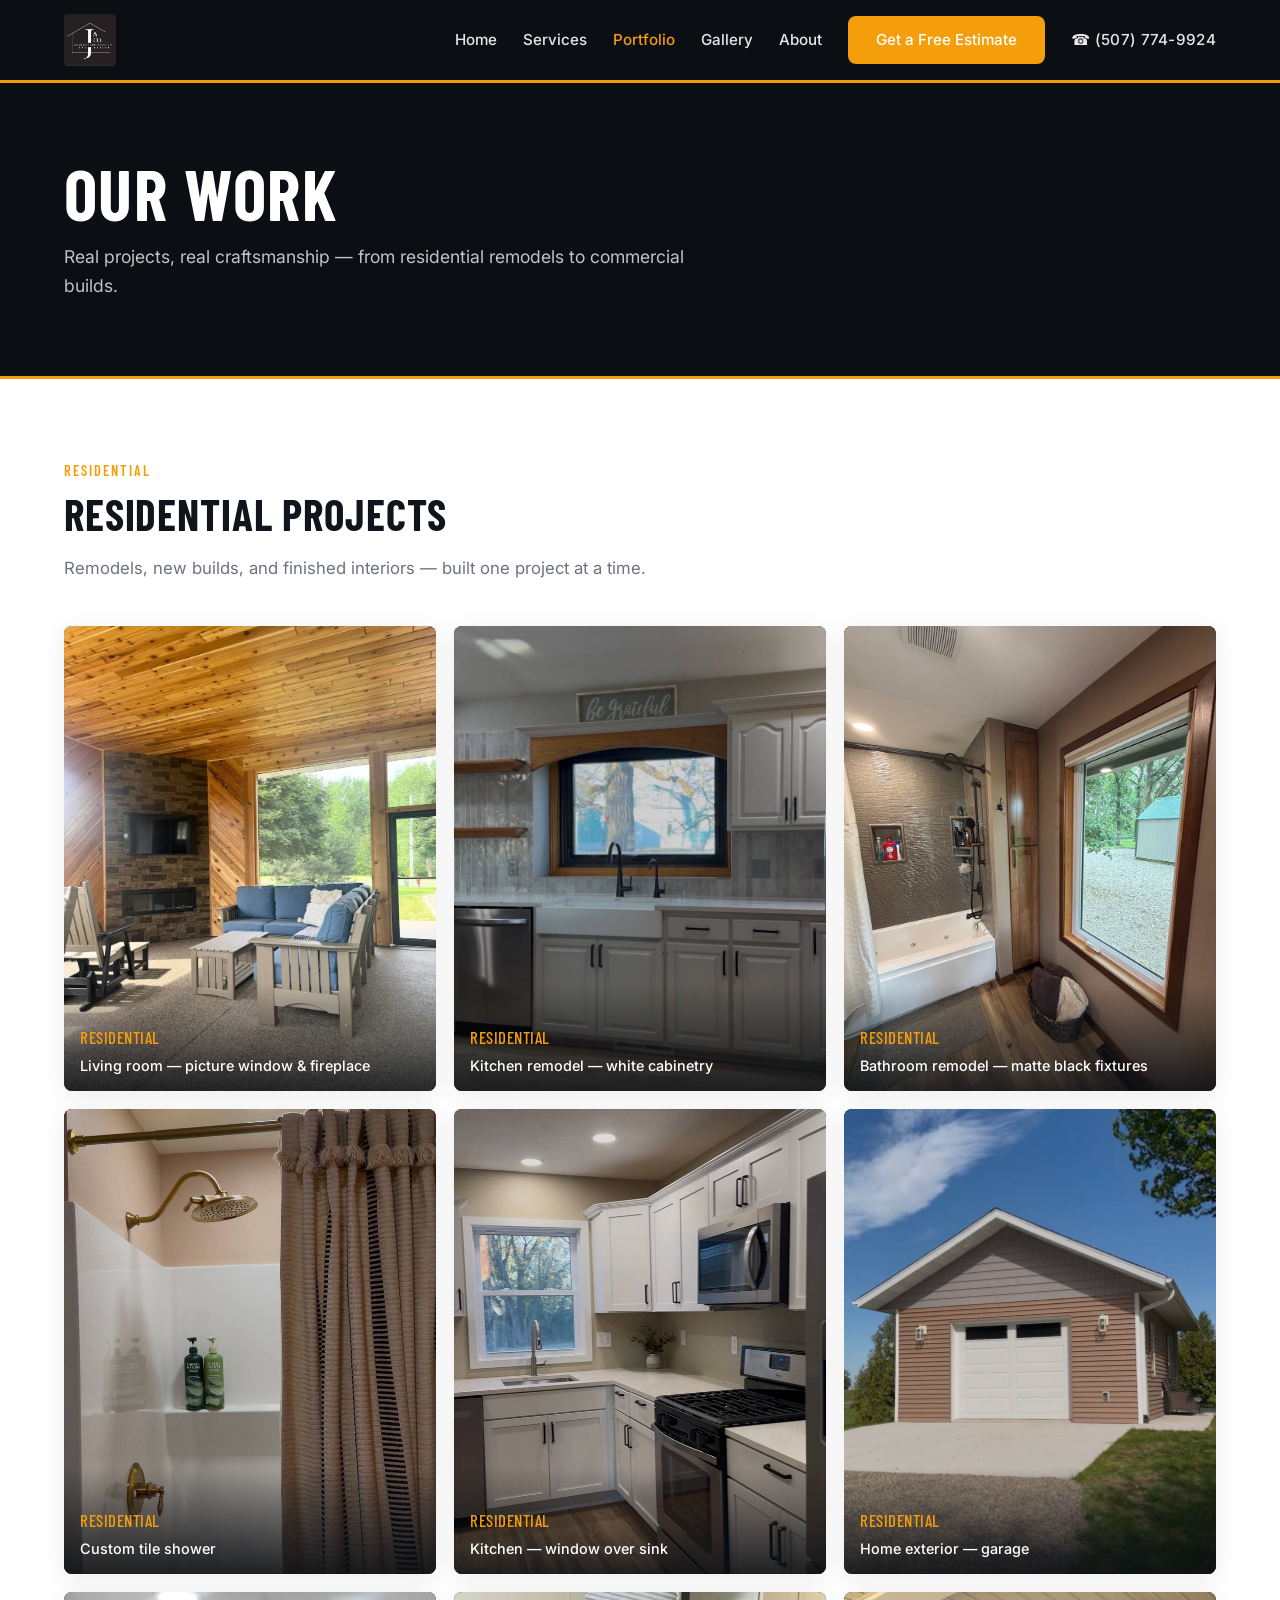
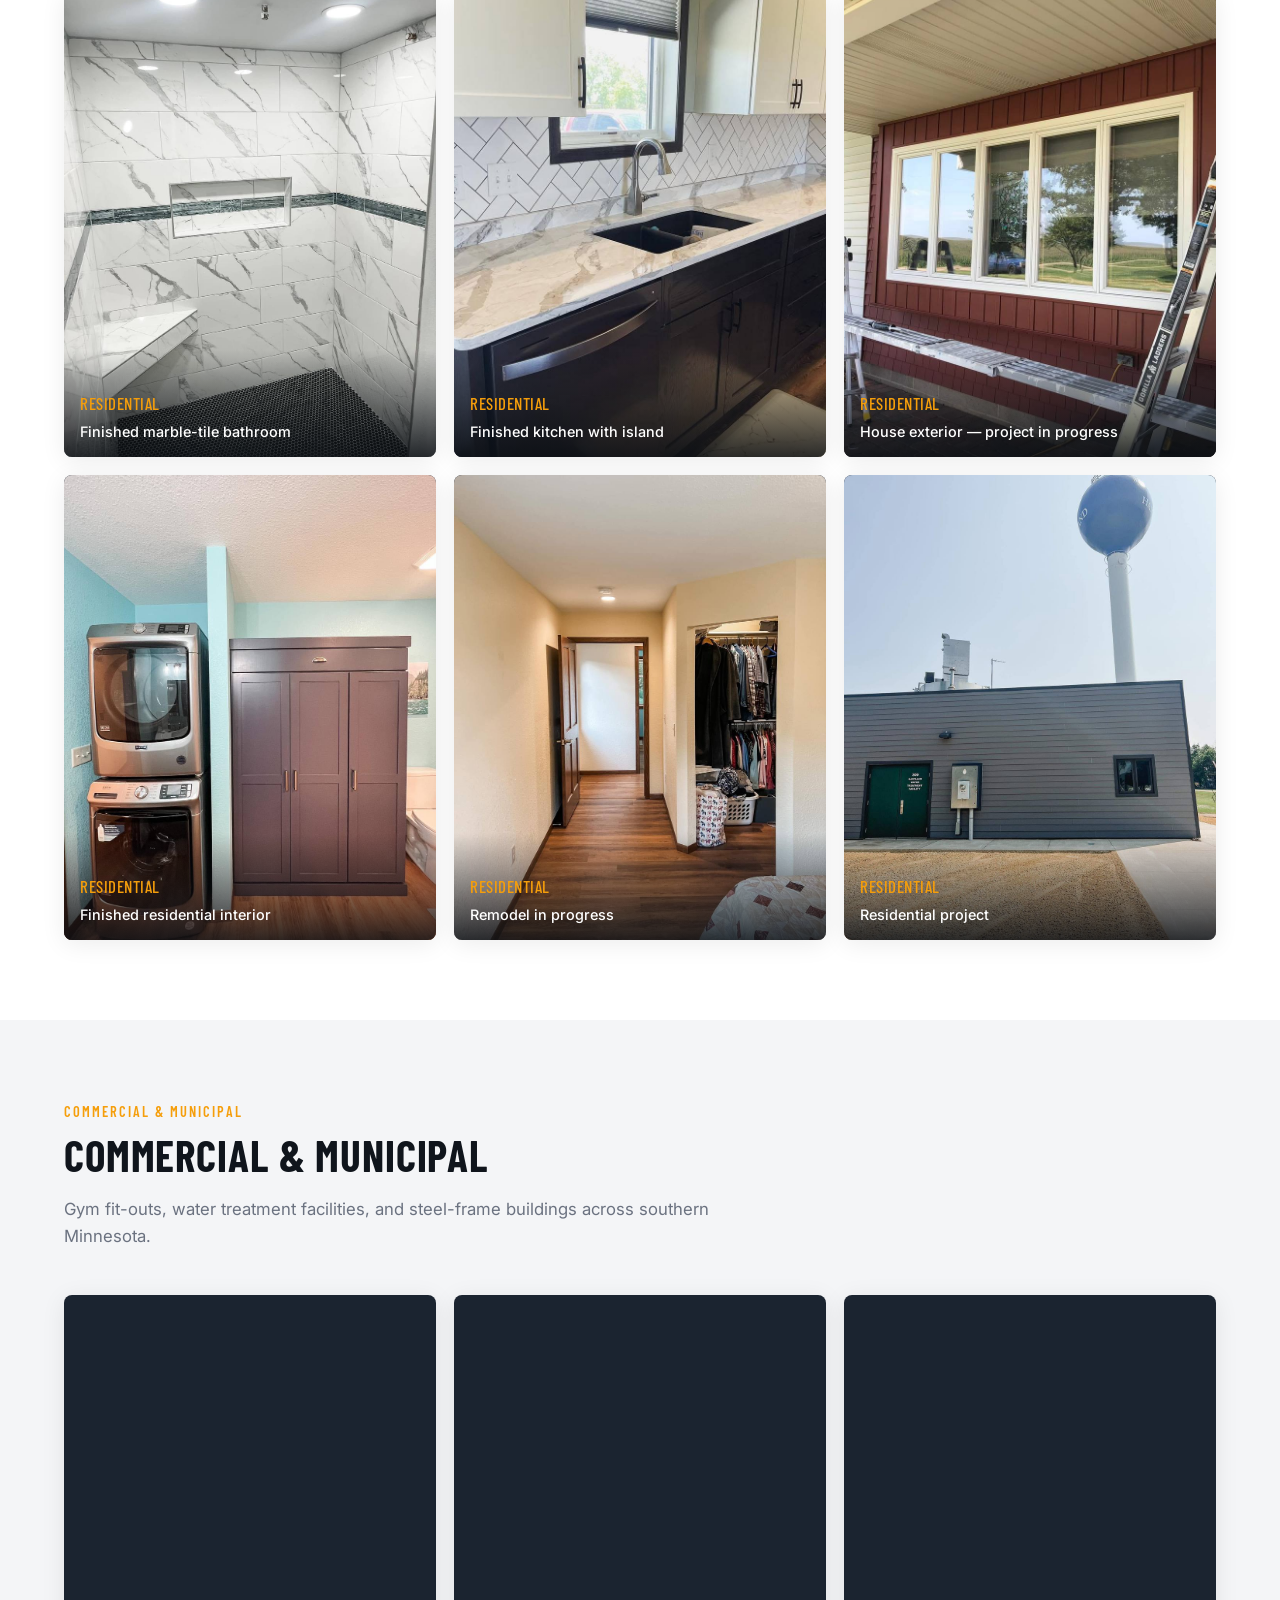
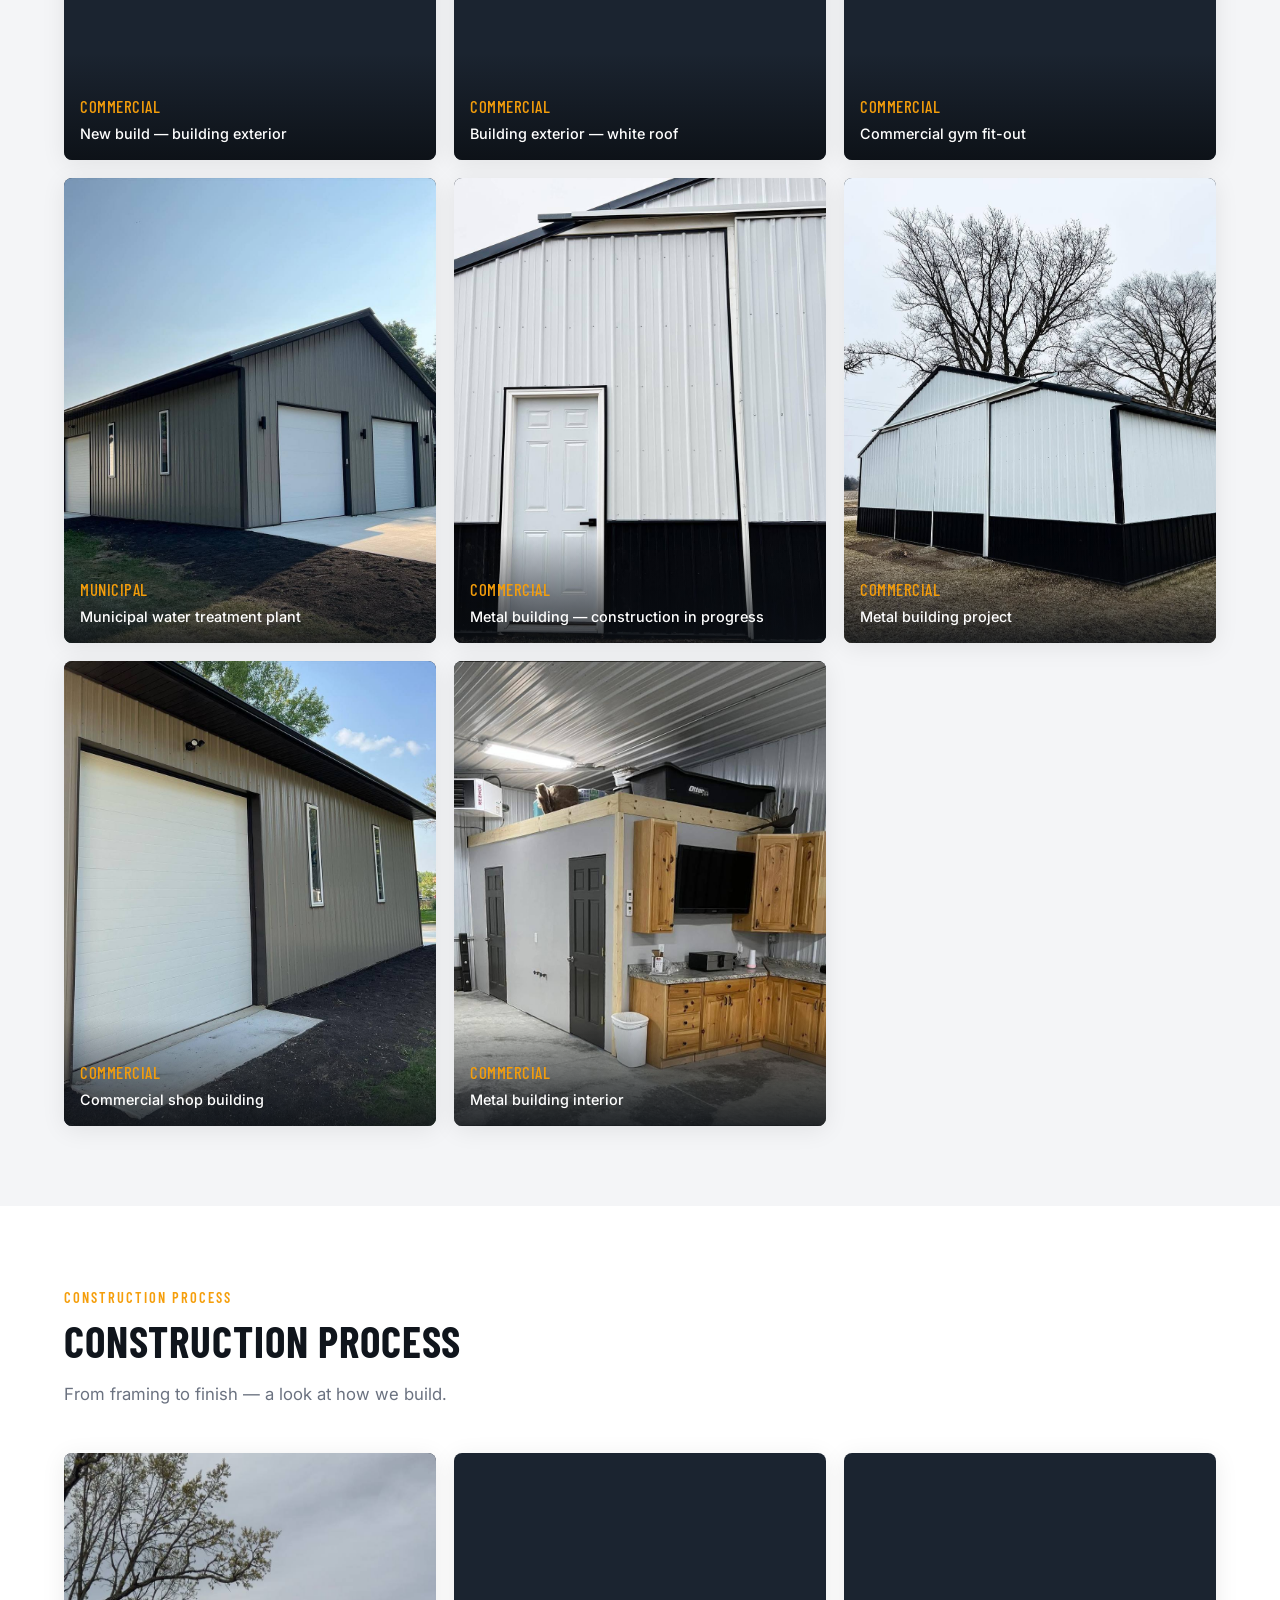
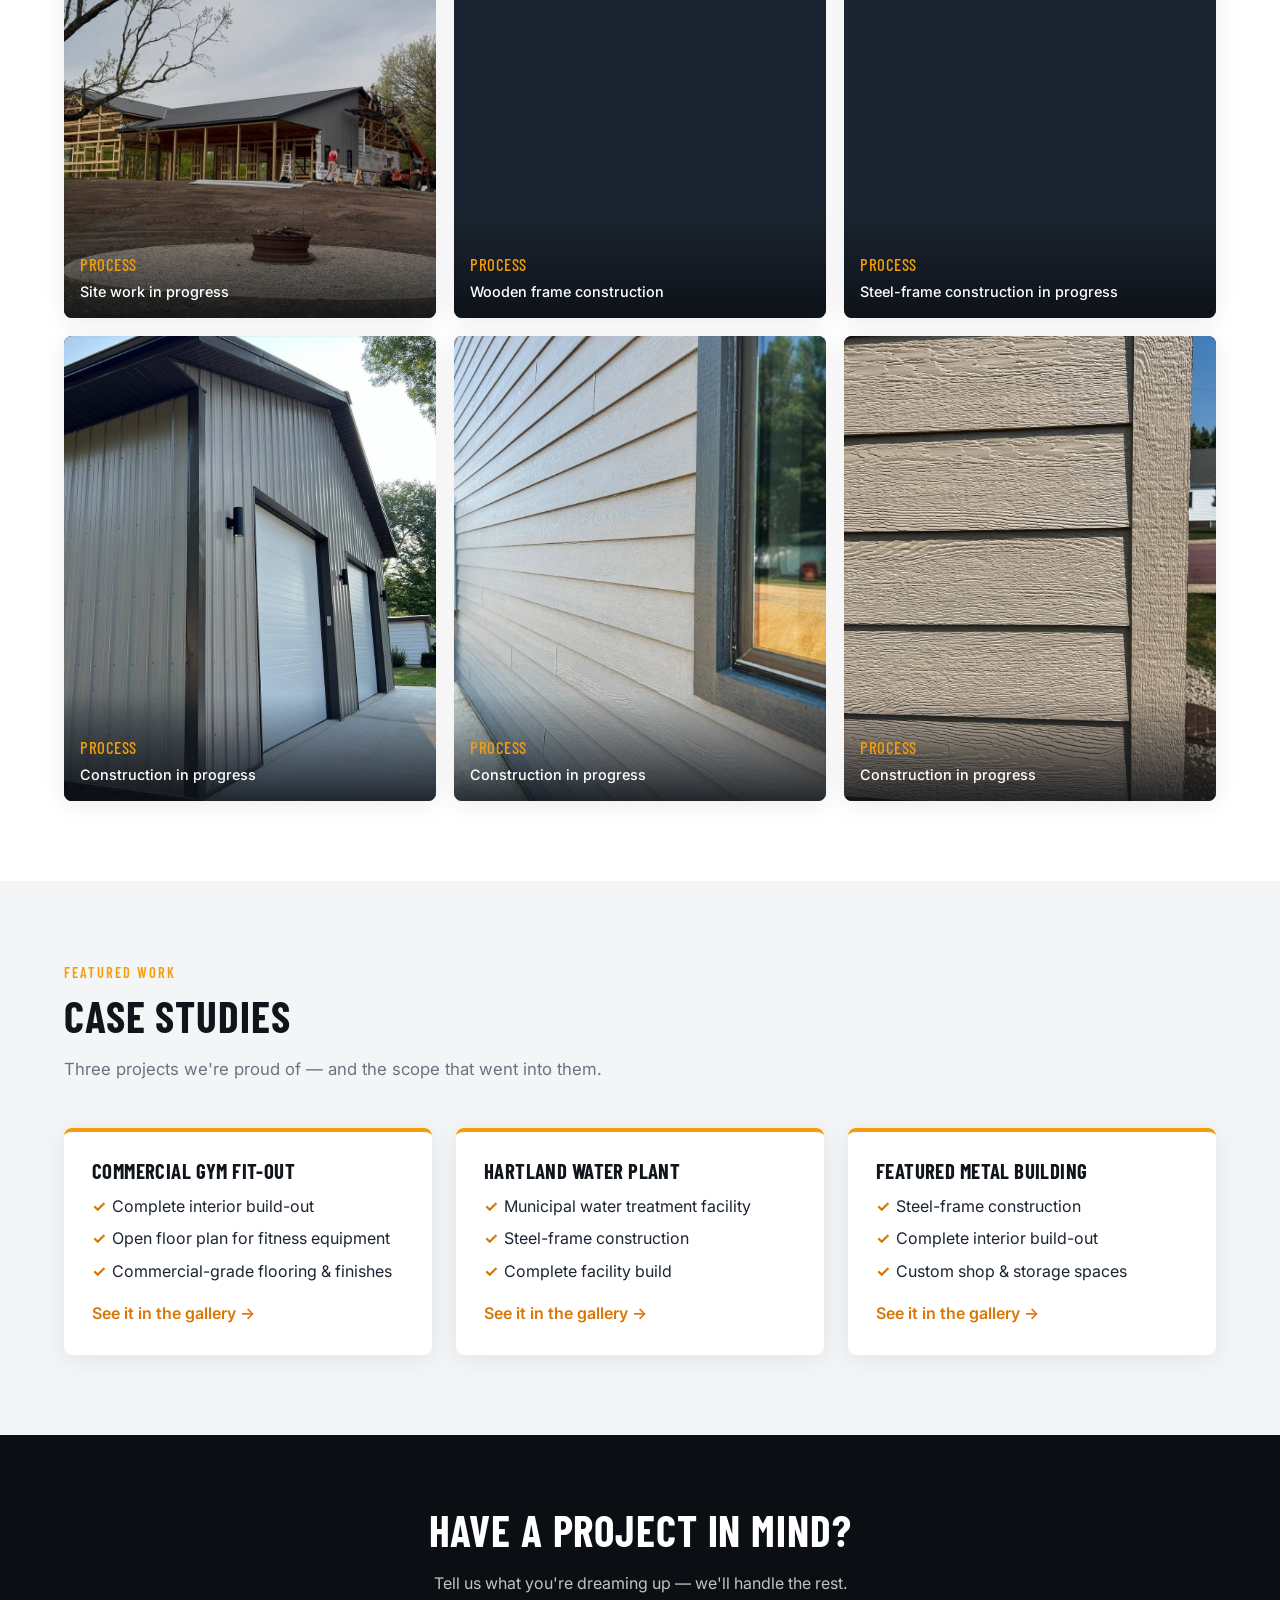
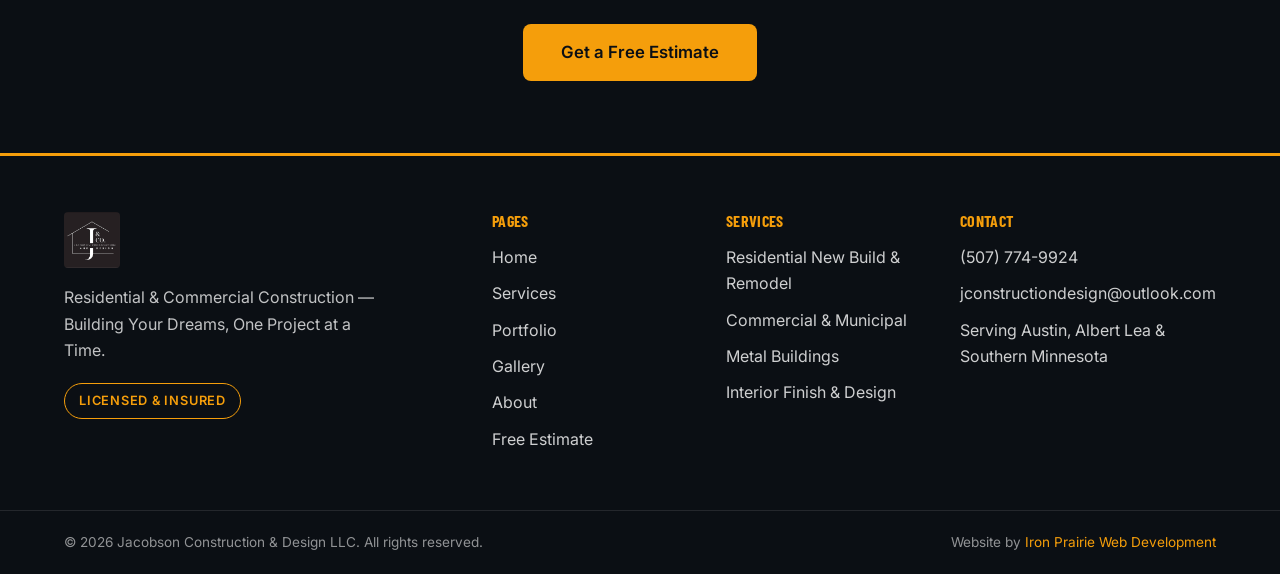
<file: portfolio.html>
<!DOCTYPE html>
<html lang="en">
<head>
  <meta charset="UTF-8" />
  <meta name="viewport" content="width=device-width, initial-scale=1.0" />
  <title>Our Work — Jacobson Construction &amp; Design</title>
  <meta name="description" content="Real Jacobson Construction projects — residential remodels, commercial builds, metal buildings across Southern Minnesota. Licensed &amp; insured, family-owned." />
  <meta name="robots" content="index, follow" />
  <link rel="canonical" href="https://davebunn1.github.io/jacobson-construction-website/portfolio.html" />
  <link rel="icon" type="image/png" href="images/favicon.png" />
  <meta property="og:type" content="website" />
  <meta property="og:locale" content="en_US" />
  <meta property="og:site_name" content="Jacobson Construction &amp; Design" />
  <meta property="og:url" content="https://davebunn1.github.io/jacobson-construction-website/portfolio.html" />
  <meta property="og:title" content="Our Work — Jacobson Construction &amp; Design" />
  <meta property="og:description" content="Real Jacobson Construction projects — residential remodels, commercial builds, metal buildings across Southern Minnesota. Licensed &amp; insured, family-owned." />
  <meta property="og:image" content="https://davebunn1.github.io/jacobson-construction-website/images/og-preview.jpg" />
  <meta property="og:image:width" content="1200" />
  <meta property="og:image:height" content="630" />
  <meta name="twitter:card" content="summary_large_image" />
  <meta name="twitter:title" content="Our Work — Jacobson Construction &amp; Design" />
  <meta name="twitter:description" content="Real Jacobson Construction projects — residential remodels, commercial builds, metal buildings across Southern Minnesota. Licensed &amp; insured, family-owned." />
  <meta name="twitter:image" content="https://davebunn1.github.io/jacobson-construction-website/images/og-preview.jpg" />
  <script type="application/ld+json">
  {
    "@context": "https://schema.org",
    "@type": "GeneralContractor",
    "name": "Jacobson Construction & Design",
    "legalName": "Jacobson Construction & Design LLC",
    "url": "https://davebunn1.github.io/jacobson-construction-website",
    "logo": "https://davebunn1.github.io/jacobson-construction-website/images/img_635456e81034.jpg",
    "image": "https://davebunn1.github.io/jacobson-construction-website/images/og-preview.jpg",
    "description": "Residential and commercial construction serving Austin, Albert Lea and Southern Minnesota. Licensed & insured, family-owned.",
    "telephone": "+1(507) 774-9924",
    "address": {
      "@type": "PostalAddress",
      "addressLocality": "Albert Lea",
      "addressRegion": "MN",
      "addressCountry": "US"
    },
    "areaServed": [
      "Austin",
      "Albert Lea",
      "Southern Minnesota"
    ]
  }
  </script>
  <script type="application/ld+json">
  {
    "@context": "https://schema.org",
    "@type": "WebSite",
    "name": "Jacobson Construction & Design",
    "url": "https://davebunn1.github.io/jacobson-construction-website",
    "description": "Residential and commercial construction in Southern Minnesota — free estimates, licensed & insured.",
    "inLanguage": "en-US"
  }
  </script>
  <script type="application/ld+json">
  {
    "@context": "https://schema.org",
    "@type": "BreadcrumbList",
    "itemListElement": [
      {
        "@type": "ListItem",
        "position": 1,
        "name": "Home",
        "item": "https://davebunn1.github.io/jacobson-construction-website"
      },
      {
        "@type": "ListItem",
        "position": 2,
        "name": "Portfolio",
        "item": "https://davebunn1.github.io/jacobson-construction-website/portfolio.html"
      }
    ]
  }
  </script>
  <script type="application/ld+json">
  {
    "@context": "https://schema.org",
    "@type": "CollectionPage",
    "name": "Our Work — Jacobson Construction & Design",
    "description": "Real Jacobson Construction projects — residential remodels, commercial builds, metal buildings across Southern Minnesota. Licensed & insured, family-owned.",
    "url": "https://davebunn1.github.io/jacobson-construction-website/portfolio.html"
  }
  </script>
  <link rel="stylesheet" href="css/styles.css" />
</head>
<body>
<header class="site-header">
  <div class="container header-inner">
    <a href="index.html" class="brand" aria-label="Jacobson Construction and Design — home">
      <img src="images/img_635456e81034.jpg" alt="Jacobson Construction and Design" class="brand-logo" decoding="async" />
    </a>
    <nav class="site-nav" id="site-nav" aria-label="Main navigation">
      <a href="index.html">Home</a>
      <a href="services.html">Services</a>
      <a href="portfolio.html" class="active">Portfolio</a>
      <a href="gallery.html">Gallery</a>
      <a href="about.html">About</a>
      <a href="estimate.html" class="btn btn-primary nav-cta">Get a Free Estimate</a>
      <a href="tel:+15077749924" class="nav-phone">(507) 774-9924</a>
    </nav>
    <button class="nav-toggle" id="nav-toggle" aria-expanded="false" aria-controls="site-nav" aria-label="Toggle menu">
      <span></span><span></span><span></span>
    </button>
  </div>
</header>

<main>
  <section class="page-hero">
    <div class="container">
      <h1>Our Work</h1>
      <p>Real projects, real craftsmanship — from residential remodels to commercial builds.</p>
    </div>
  </section>

  <section class="section">
    <div class="container">
      <div class="section-head">
        <span class="eyebrow">Residential</span>
        <h2>Residential Projects</h2>
        <p class="lede">Remodels, new builds, and finished interiors — built one project at a time.</p>
      </div>
      <div class="project-grid">
        <figure class="project-card">
          <img src="images/residential-living-room-fireplace.jpg" alt="Living room with a large wood-framed window and brick fireplace by Jacobson Construction" loading="lazy" decoding="async" />
          <figcaption><span>Residential</span>Living room — picture window & fireplace</figcaption>
        </figure>

        <figure class="project-card">
          <img src="images/residential-kitchen-remodel.jpg" alt="Kitchen remodel with white cabinetry and stainless appliances by Jacobson Construction" loading="lazy" decoding="async" />
          <figcaption><span>Residential</span>Kitchen remodel — white cabinetry</figcaption>
        </figure>

        <figure class="project-card">
          <img src="images/residential-bathroom-black-fixtures.jpg" alt="Custom bathroom remodel with a tub and matte black fixtures by Jacobson Construction" loading="lazy" decoding="async" />
          <figcaption><span>Residential</span>Bathroom remodel — matte black fixtures</figcaption>
        </figure>

        <figure class="project-card">
          <img src="images/residential-tile-shower.jpg" alt="Custom tile shower with gold fixtures by Jacobson Construction" loading="lazy" decoding="async" />
          <figcaption><span>Residential</span>Custom tile shower</figcaption>
        </figure>

        <figure class="project-card">
          <img src="images/residential-kitchen-window-sink.jpg" alt="Kitchen with a window over the sink and stainless appliances by Jacobson Construction" loading="lazy" decoding="async" />
          <figcaption><span>Residential</span>Kitchen — window over sink</figcaption>
        </figure>

        <figure class="project-card">
          <img src="images/residential-exterior-garage.jpg" alt="Home exterior with a garage door by Jacobson Construction" loading="lazy" decoding="async" />
          <figcaption><span>Residential</span>Home exterior — garage</figcaption>
        </figure>

        <figure class="project-card">
          <img src="images/img_50294382796b.jpg" alt="Finished marble-tile bathroom by Jacobson Construction" loading="lazy" decoding="async" />
          <figcaption><span>Residential</span>Finished marble-tile bathroom</figcaption>
        </figure>
        <figure class="project-card">
          <img src="images/img_d4588d56b90d.jpg" alt="Finished modern kitchen with island by Jacobson Construction" loading="lazy" decoding="async" />
          <figcaption><span>Residential</span>Finished kitchen with island</figcaption>
        </figure>
        <figure class="project-card">
          <img src="images/img_612ba8db6c93.jpg" alt="House exterior with red siding during a Jacobson Construction project" loading="lazy" decoding="async" />
          <figcaption><span>Residential</span>House exterior — project in progress</figcaption>
        </figure>
        <figure class="project-card">
          <img src="images/img_996ebf3003dd.jpg" alt="Finished residential interior space by Jacobson Construction" loading="lazy" decoding="async" />
          <figcaption><span>Residential</span>Finished residential interior</figcaption>
        </figure>
        <figure class="project-card">
          <img src="images/img_27079f768ef6.jpg" alt="Residential hallway during remodeling by Jacobson Construction" loading="lazy" decoding="async" />
          <figcaption><span>Residential</span>Remodel in progress</figcaption>
        </figure>
        <figure class="project-card">
          <img src="images/img_0f15567a8350.jpg" alt="Residential construction project by Jacobson Construction" loading="lazy" decoding="async" />
          <figcaption><span>Residential</span>Residential project</figcaption>
        </figure>
      </div>
    </div>
  </section>

  <section class="section section--light">
    <div class="container">
      <div class="section-head">
        <span class="eyebrow">Commercial &amp; Municipal</span>
        <h2>Commercial &amp; Municipal</h2>
        <p class="lede">Gym fit-outs, water treatment facilities, and steel-frame buildings across southern Minnesota.</p>
      </div>
      <div class="project-grid">
        <figure class="project-card">
          <img src="images/commercial-building-exterior.jpg" alt="Newly constructed building exterior on a gravel lot by Jacobson Construction" loading="lazy" decoding="async" />
          <figcaption><span>Commercial</span>New build — building exterior</figcaption>
        </figure>

        <figure class="project-card">
          <img src="images/commercial-building-finished.jpg" alt="Building exterior with a white roof by Jacobson Construction" loading="lazy" decoding="async" />
          <figcaption><span>Commercial</span>Building exterior — white roof</figcaption>
        </figure>

        <figure class="project-card">
          <img src="images/img_8a64e7b52d30.jpg" alt="Commercial gym fit-out with fitness equipment by Jacobson Construction" loading="lazy" decoding="async" />
          <figcaption><span>Commercial</span>Commercial gym fit-out</figcaption>
        </figure>
        <figure class="project-card">
          <img src="images/img_2d95828c6c1f.jpg" alt="Municipal water treatment plant built by Jacobson Construction" loading="lazy" decoding="async" />
          <figcaption><span>Municipal</span>Municipal water treatment plant</figcaption>
        </figure>
        <figure class="project-card">
          <img src="images/img_8705b965aa51.jpg" alt="Metal building under construction by Jacobson Construction" loading="lazy" decoding="async" />
          <figcaption><span>Commercial</span>Metal building — construction in progress</figcaption>
        </figure>
        <figure class="project-card">
          <img src="images/img_579304a14f75.jpg" alt="Large metal building project by Jacobson Construction" loading="lazy" decoding="async" />
          <figcaption><span>Commercial</span>Metal building project</figcaption>
        </figure>
        <figure class="project-card">
          <img src="images/img_21ea02f989ad.jpg" alt="Commercial metal shop building with roll-up door by Jacobson Construction" loading="lazy" decoding="async" />
          <figcaption><span>Commercial</span>Commercial shop building</figcaption>
        </figure>
        <figure class="project-card">
          <img src="images/img_80c3458b3034.jpg" alt="Metal building interior space by Jacobson Construction" loading="lazy" decoding="async" />
          <figcaption><span>Commercial</span>Metal building interior</figcaption>
        </figure>
      </div>
    </div>
  </section>

  <section class="section">
    <div class="container">
      <div class="section-head">
        <span class="eyebrow">Construction Process</span>
        <h2>Construction Process</h2>
        <p class="lede">From framing to finish — a look at how we build.</p>
      </div>
      <div class="project-grid">
        <figure class="project-card">
          <img src="images/construction-site-work-in-progress.jpg" alt="Construction site with a building under construction by Jacobson Construction" loading="lazy" decoding="async" />
          <figcaption><span>Process</span>Site work in progress</figcaption>
        </figure>

        <figure class="project-card">
          <img src="images/img_9475c3afffd4.jpg" alt="Wooden frame structure under construction by Jacobson Construction" loading="lazy" decoding="async" />
          <figcaption><span>Process</span>Wooden frame construction</figcaption>
        </figure>
        <figure class="project-card">
          <img src="images/img_6d26cf850ba8.jpg" alt="Steel-frame building under construction by Jacobson Construction" loading="lazy" decoding="async" />
          <figcaption><span>Process</span>Steel-frame construction in progress</figcaption>
        </figure>
        <figure class="project-card">
          <img src="images/img_b51d5775e399.jpg" alt="Construction project in progress by Jacobson Construction" loading="lazy" decoding="async" />
          <figcaption><span>Process</span>Construction in progress</figcaption>
        </figure>
        <figure class="project-card">
          <img src="images/img_bb369ce11d7f.jpg" alt="Construction project in progress by Jacobson Construction" loading="lazy" decoding="async" />
          <figcaption><span>Process</span>Construction in progress</figcaption>
        </figure>
        <figure class="project-card">
          <img src="images/img_bd5f76920c95.jpg" alt="Construction project in progress by Jacobson Construction" loading="lazy" decoding="async" />
          <figcaption><span>Process</span>Construction in progress</figcaption>
        </figure>
      </div>
    </div>
  </section>

  <section class="section section--light">
    <div class="container">
      <div class="section-head">
        <span class="eyebrow">Featured Work</span>
        <h2>Case Studies</h2>
        <p class="lede">Three projects we're proud of — and the scope that went into them.</p>
      </div>
      <div class="grid-3">
        <div class="card">
          <h3>Commercial Gym Fit-Out</h3>
          <ul>
            <li>Complete interior build-out</li>
            <li>Open floor plan for fitness equipment</li>
            <li>Commercial-grade flooring &amp; finishes</li>
          </ul>
          <a class="card-link" href="gallery.html">See it in the gallery</a>
        </div>
        <div class="card">
          <h3>Hartland Water Plant</h3>
          <ul>
            <li>Municipal water treatment facility</li>
            <li>Steel-frame construction</li>
            <li>Complete facility build</li>
          </ul>
          <a class="card-link" href="gallery.html">See it in the gallery</a>
        </div>
        <div class="card">
          <h3>Featured Metal Building</h3>
          <ul>
            <li>Steel-frame construction</li>
            <li>Complete interior build-out</li>
            <li>Custom shop &amp; storage spaces</li>
          </ul>
          <a class="card-link" href="gallery.html">See it in the gallery</a>
        </div>
      </div>
    </div>
  </section>

  <section class="cta-band">
    <div class="container">
      <h2>Have a project in mind?</h2>
      <p>Tell us what you're dreaming up — we'll handle the rest.</p>
      <a href="estimate.html" class="btn btn-primary btn-lg">Get a Free Estimate</a>
    </div>
  </section>
</main>

<footer class="site-footer">
  <div class="container footer-grid">
    <div class="footer-brand">
      <img src="images/img_635456e81034.jpg" alt="Jacobson Construction and Design" class="footer-logo" loading="lazy" decoding="async" />
      <p class="footer-tagline">Residential &amp; Commercial Construction — Building Your Dreams, One Project at a Time.</p>
      <p class="footer-badge">Licensed &amp; Insured</p>
    </div>
    <div class="footer-col">
      <h3>Pages</h3>
      <a href="index.html">Home</a>
      <a href="services.html">Services</a>
      <a href="portfolio.html">Portfolio</a>
      <a href="gallery.html">Gallery</a>
      <a href="about.html">About</a>
      <a href="estimate.html">Free Estimate</a>
    </div>
    <div class="footer-col">
      <h3>Services</h3>
      <span>Residential New Build &amp; Remodel</span>
      <span>Commercial &amp; Municipal</span>
      <span>Metal Buildings</span>
      <span>Interior Finish &amp; Design</span>
    </div>
    <div class="footer-col">
      <h3>Contact</h3>
      <a href="tel:+15077749924">(507) 774-9924</a>
      <a href="mailto:jconstructiondesign@outlook.com">jconstructiondesign@outlook.com</a>
      <span>Serving Austin, Albert Lea &amp; Southern Minnesota</span>
    </div>
  </div>
  <div class="footer-bottom">
    <div class="container footer-bottom-inner">
      <span>© 2026 Jacobson Construction &amp; Design LLC. All rights reserved.</span>
      <span>Website by <a href="https://ironprairie.netlify.app" target="_blank" rel="noopener">Iron Prairie Web Development</a></span>
    </div>
  </div>
</footer>

<script src="scripts.js" defer></script>
</body>
</html>
</file>
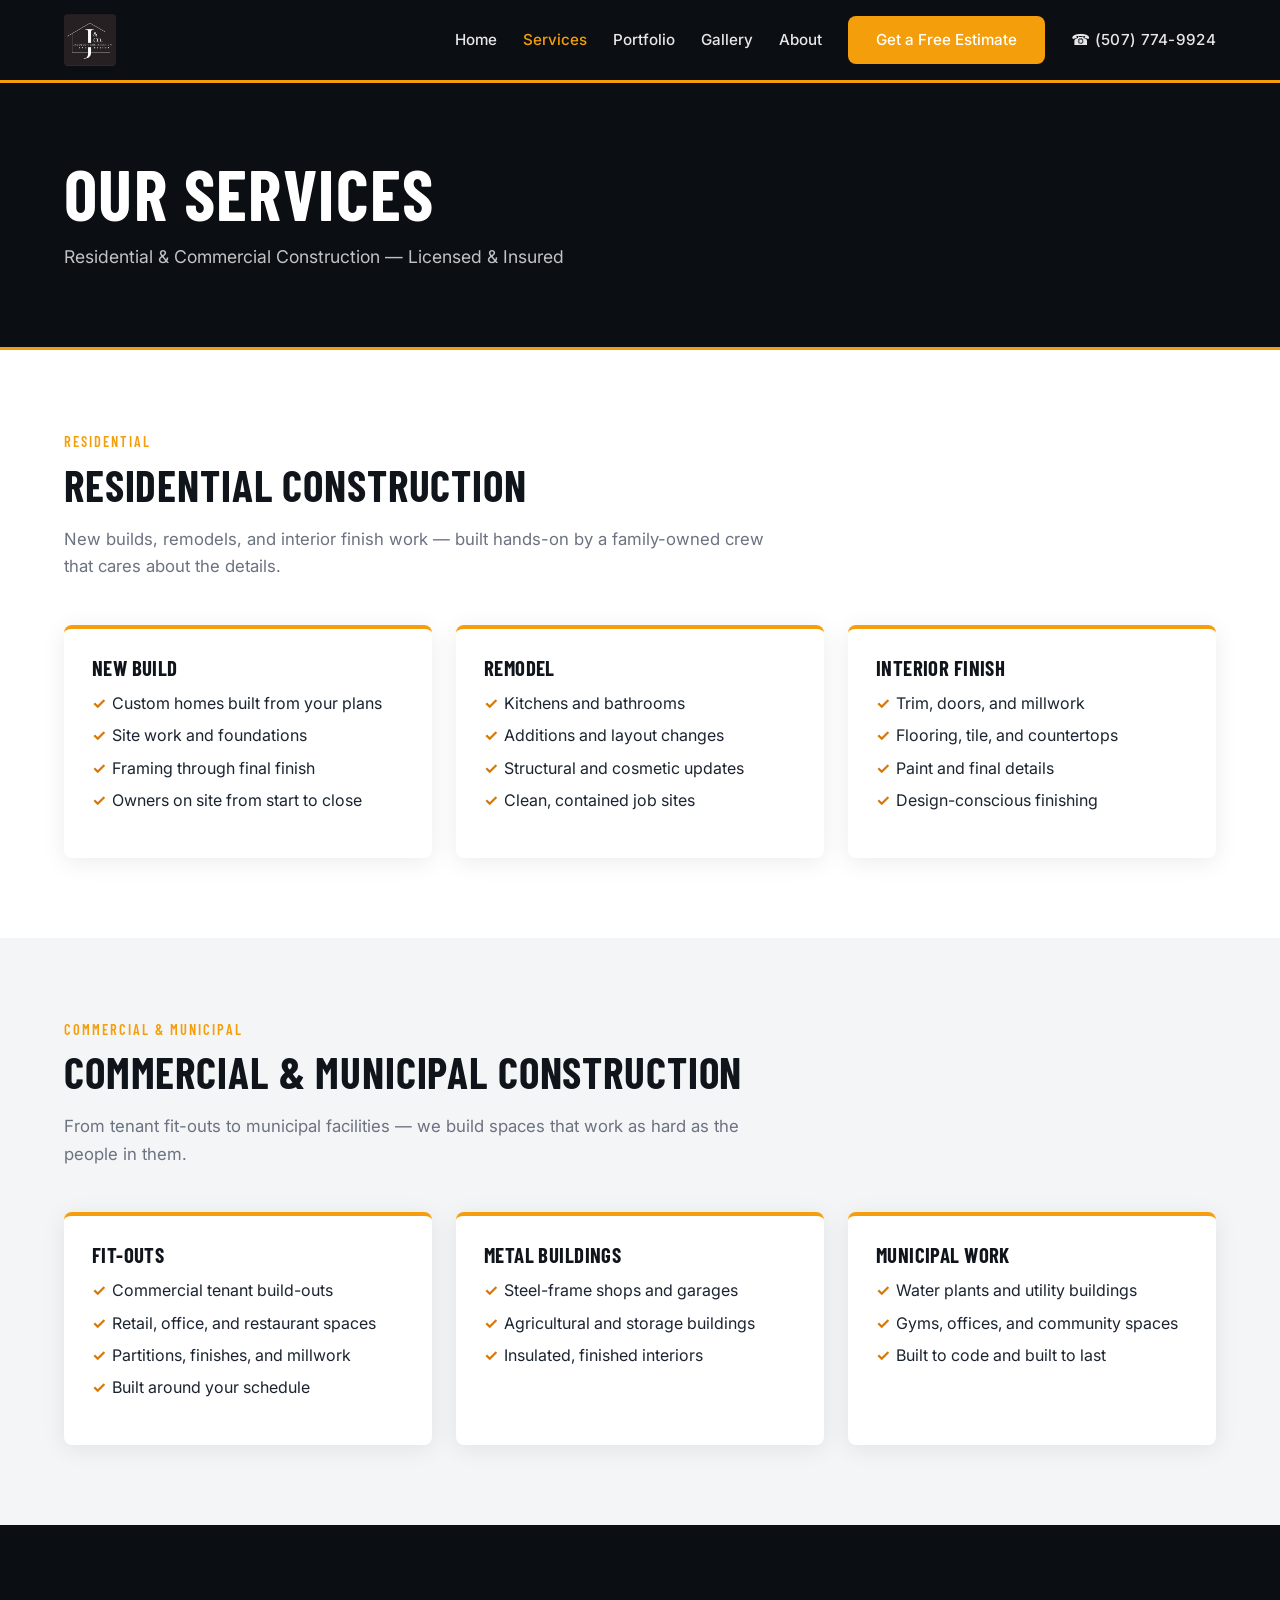
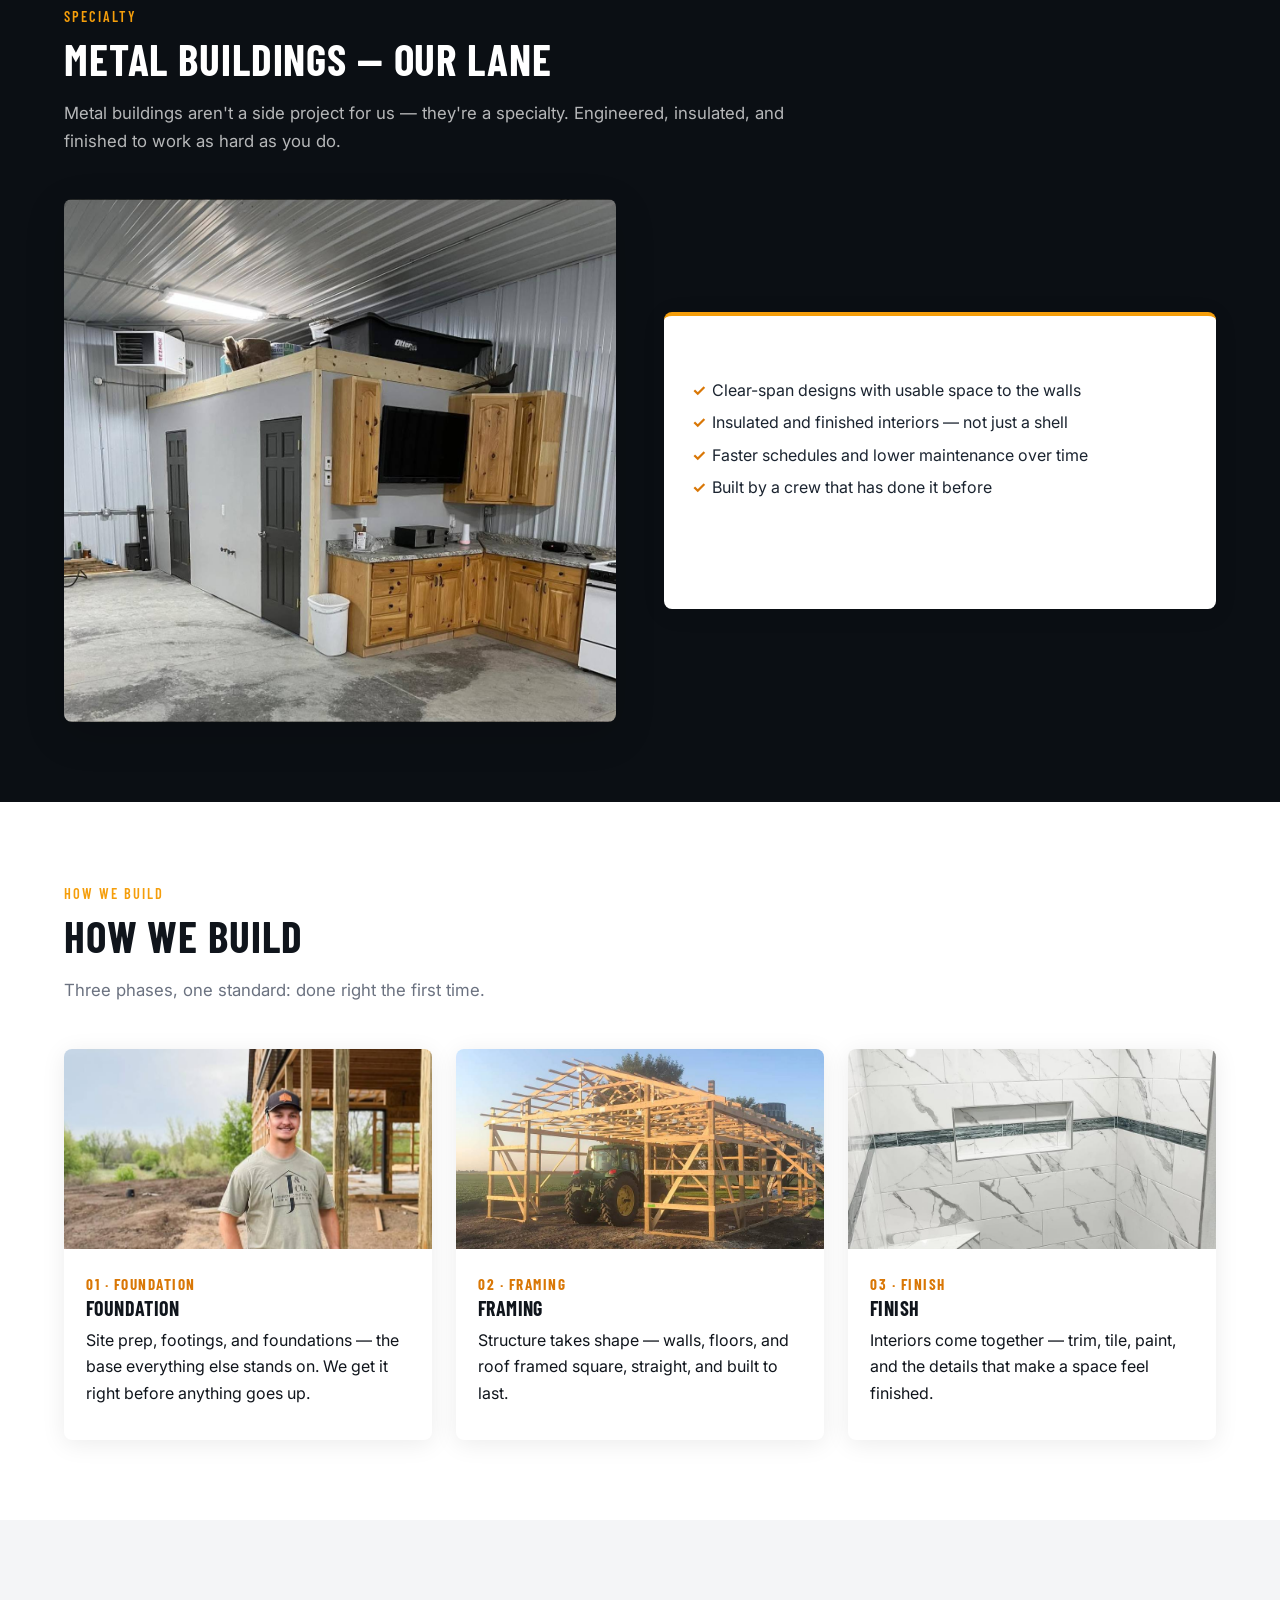
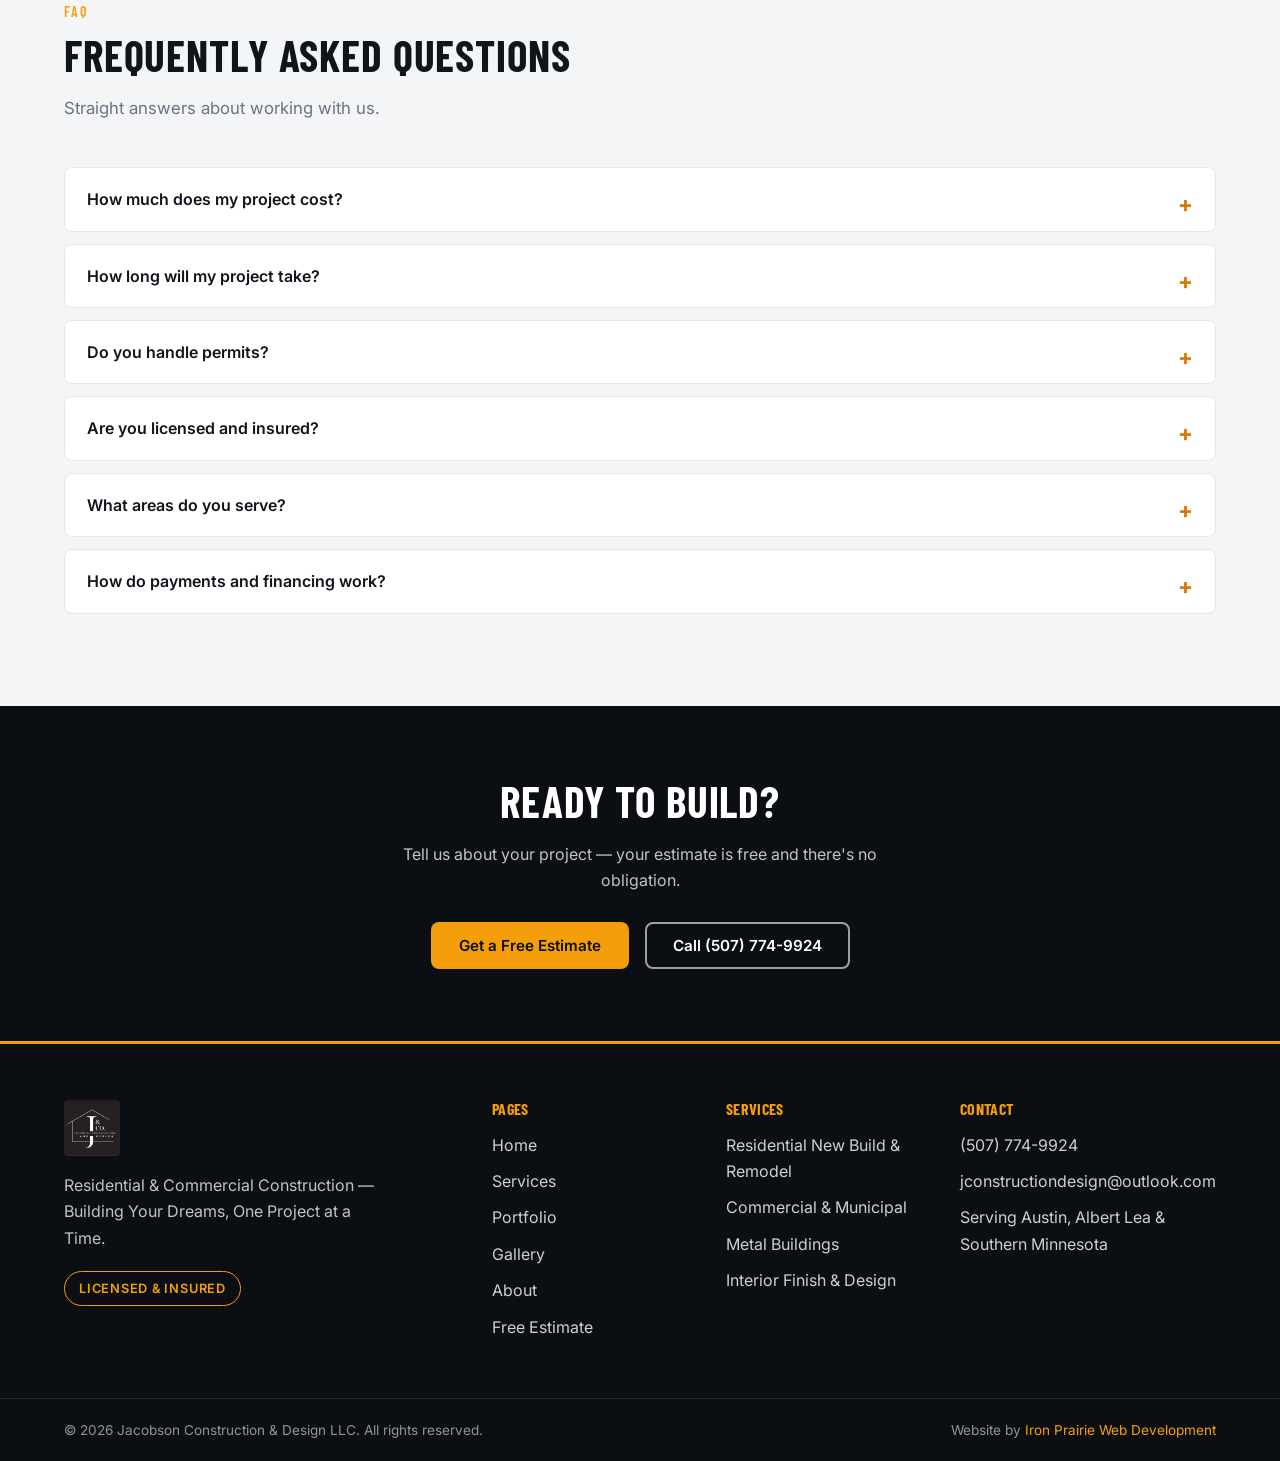
<file: services.html>
<!DOCTYPE html>
<html lang="en">
<head>
  <meta charset="UTF-8" />
  <meta name="viewport" content="width=device-width, initial-scale=1.0" />
  <title>Our Services — Jacobson Construction &amp; Design</title>
  <meta name="description" content="Residential, commercial, and municipal construction services in Southern Minnesota. Licensed &amp; insured — get a free estimate." />
  <meta name="robots" content="index, follow" />
  <link rel="canonical" href="https://davebunn1.github.io/jacobson-construction-website/services.html" />
  <link rel="icon" type="image/png" href="images/favicon.png" />
  <meta property="og:type" content="website" />
  <meta property="og:locale" content="en_US" />
  <meta property="og:site_name" content="Jacobson Construction &amp; Design" />
  <meta property="og:url" content="https://davebunn1.github.io/jacobson-construction-website/services.html" />
  <meta property="og:title" content="Our Services — Jacobson Construction &amp; Design" />
  <meta property="og:description" content="Residential, commercial, and municipal construction services in Southern Minnesota. Licensed &amp; insured — get a free estimate." />
  <meta property="og:image" content="https://davebunn1.github.io/jacobson-construction-website/images/og-preview.jpg" />
  <meta property="og:image:width" content="1200" />
  <meta property="og:image:height" content="630" />
  <meta name="twitter:card" content="summary_large_image" />
  <meta name="twitter:title" content="Our Services — Jacobson Construction &amp; Design" />
  <meta name="twitter:description" content="Residential, commercial, and municipal construction services in Southern Minnesota. Licensed &amp; insured — get a free estimate." />
  <meta name="twitter:image" content="https://davebunn1.github.io/jacobson-construction-website/images/og-preview.jpg" />
  <script type="application/ld+json">
  {
    "@context": "https://schema.org",
    "@type": "GeneralContractor",
    "name": "Jacobson Construction & Design",
    "legalName": "Jacobson Construction & Design LLC",
    "url": "https://davebunn1.github.io/jacobson-construction-website",
    "logo": "https://davebunn1.github.io/jacobson-construction-website/images/img_635456e81034.jpg",
    "image": "https://davebunn1.github.io/jacobson-construction-website/images/og-preview.jpg",
    "description": "Residential and commercial construction serving Austin, Albert Lea and Southern Minnesota. Licensed & insured, family-owned.",
    "telephone": "+1(507) 774-9924",
    "address": {
      "@type": "PostalAddress",
      "addressLocality": "Albert Lea",
      "addressRegion": "MN",
      "addressCountry": "US"
    },
    "areaServed": [
      "Austin",
      "Albert Lea",
      "Southern Minnesota"
    ]
  }
  </script>
  <script type="application/ld+json">
  {
    "@context": "https://schema.org",
    "@type": "WebSite",
    "name": "Jacobson Construction & Design",
    "url": "https://davebunn1.github.io/jacobson-construction-website",
    "description": "Residential and commercial construction in Southern Minnesota — free estimates, licensed & insured.",
    "inLanguage": "en-US"
  }
  </script>
  <script type="application/ld+json">
  {
    "@context": "https://schema.org",
    "@type": "BreadcrumbList",
    "itemListElement": [
      {
        "@type": "ListItem",
        "position": 1,
        "name": "Home",
        "item": "https://davebunn1.github.io/jacobson-construction-website"
      },
      {
        "@type": "ListItem",
        "position": 2,
        "name": "Services",
        "item": "https://davebunn1.github.io/jacobson-construction-website/services.html"
      }
    ]
  }
  </script>
  <script type="application/ld+json">
  {
    "@context": "https://schema.org",
    "@type": "FAQPage",
    "mainEntity": [
      {
        "@type": "Question",
        "name": "How much does my project cost?",
        "acceptedAnswer": {
          "@type": "Answer",
          "text": "Every job is quoted individually — no two projects are the same. Estimates are always free, and you'll know exactly what your project costs before we start."
        }
      },
      {
        "@type": "Question",
        "name": "How long will my project take?",
        "acceptedAnswer": {
          "@type": "Answer",
          "text": "Timelines depend on the scope of your project. Your free estimate includes a realistic timeline so you know what to expect from day one."
        }
      },
      {
        "@type": "Question",
        "name": "Do you handle permits?",
        "acceptedAnswer": {
          "@type": "Answer",
          "text": "Yes — we handle the permitting process for you. We're licensed and insured, so your project is permitted and built to code from the start."
        }
      },
      {
        "@type": "Question",
        "name": "Are you licensed and insured?",
        "acceptedAnswer": {
          "@type": "Answer",
          "text": "Yes. Jacobson Construction & Design is fully licensed and insured on every job — residential, commercial, and municipal."
        }
      },
      {
        "@type": "Question",
        "name": "What areas do you serve?",
        "acceptedAnswer": {
          "@type": "Answer",
          "text": "We serve Austin, Albert Lea, and communities across Southern Minnesota — including Mower and Freeborn counties and beyond."
        }
      },
      {
        "@type": "Question",
        "name": "How do payments and financing work?",
        "acceptedAnswer": {
          "@type": "Answer",
          "text": "Payment schedules and financing options are discussed at your free estimate — no surprises, no pressure, just a clear plan."
        }
      }
    ]
  }
  </script>
  <link rel="stylesheet" href="css/styles.css" />
</head>
<body>
  <header class="site-header">
    <div class="container header-inner">
      <a href="index.html" class="brand" aria-label="Jacobson Construction and Design — home">
        <img src="images/img_635456e81034.jpg" alt="Jacobson Construction and Design" class="brand-logo" />
      </a>
      <nav class="site-nav" id="site-nav" aria-label="Main navigation">
        <a href="index.html">Home</a>
        <a href="services.html" class="active">Services</a>
        <a href="portfolio.html">Portfolio</a>
        <a href="gallery.html">Gallery</a>
        <a href="about.html">About</a>
        <a href="estimate.html" class="btn btn-primary nav-cta">Get a Free Estimate</a>
        <a href="tel:+15077749924" class="nav-phone">(507) 774-9924</a>
      </nav>
      <button class="nav-toggle" id="nav-toggle" aria-expanded="false" aria-controls="site-nav" aria-label="Toggle menu">
        <span></span><span></span><span></span>
      </button>
    </div>
  </header>

  <section class="page-hero">
    <div class="container">
      <h1>Our Services</h1>
      <p>Residential &amp; Commercial Construction — Licensed &amp; Insured</p>
    </div>
  </section>

  <section class="section">
    <div class="container">
      <div class="section-head">
        <span class="eyebrow">Residential</span>
        <h2>Residential Construction</h2>
        <p class="lede">New builds, remodels, and interior finish work — built hands-on by a family-owned crew that cares about the details.</p>
      </div>
      <div class="grid-3">
        <div class="card">
          <h3>New Build</h3>
          <ul>
            <li>Custom homes built from your plans</li>
            <li>Site work and foundations</li>
            <li>Framing through final finish</li>
            <li>Owners on site from start to close</li>
          </ul>
        </div>
        <div class="card">
          <h3>Remodel</h3>
          <ul>
            <li>Kitchens and bathrooms</li>
            <li>Additions and layout changes</li>
            <li>Structural and cosmetic updates</li>
            <li>Clean, contained job sites</li>
          </ul>
        </div>
        <div class="card">
          <h3>Interior Finish</h3>
          <ul>
            <li>Trim, doors, and millwork</li>
            <li>Flooring, tile, and countertops</li>
            <li>Paint and final details</li>
            <li>Design-conscious finishing</li>
          </ul>
        </div>
      </div>
    </div>
  </section>

  <section class="section section--light">
    <div class="container">
      <div class="section-head">
        <span class="eyebrow">Commercial &amp; Municipal</span>
        <h2>Commercial &amp; Municipal Construction</h2>
        <p class="lede">From tenant fit-outs to municipal facilities — we build spaces that work as hard as the people in them.</p>
      </div>
      <div class="grid-3">
        <div class="card">
          <h3>Fit-Outs</h3>
          <ul>
            <li>Commercial tenant build-outs</li>
            <li>Retail, office, and restaurant spaces</li>
            <li>Partitions, finishes, and millwork</li>
            <li>Built around your schedule</li>
          </ul>
        </div>
        <div class="card">
          <h3>Metal Buildings</h3>
          <ul>
            <li>Steel-frame shops and garages</li>
            <li>Agricultural and storage buildings</li>
            <li>Insulated, finished interiors</li>
          </ul>
        </div>
        <div class="card">
          <h3>Municipal Work</h3>
          <ul>
            <li>Water plants and utility buildings</li>
            <li>Gyms, offices, and community spaces</li>
            <li>Built to code and built to last</li>
          </ul>
        </div>
      </div>
    </div>
  </section>

  <section class="section section--dark">
    <div class="container">
      <div class="section-head">
        <span class="eyebrow">Specialty</span>
        <h2>Metal Buildings — Our Lane</h2>
        <p class="lede">Metal buildings aren't a side project for us — they're a specialty. Engineered, insulated, and finished to work as hard as you do.</p>
      </div>
      <div class="story-grid">
        <img src="images/img_80c3458b3034.jpg" alt="Metal building interior built by Jacobson Construction" />
        <div class="card">
          <h3>The Metal Building Advantage</h3>
          <ul>
            <li>Clear-span designs with usable space to the walls</li>
            <li>Insulated and finished interiors — not just a shell</li>
            <li>Faster schedules and lower maintenance over time</li>
            <li>Built by a crew that has done it before</li>
          </ul>
          <p>Shops, garages, agricultural buildings, and commercial space — if it's metal, we build it right.</p>
        </div>
      </div>
    </div>
  </section>

  <section class="section">
    <div class="container">
      <div class="section-head">
        <span class="eyebrow">How We Build</span>
        <h2>How We Build</h2>
        <p class="lede">Three phases, one standard: done right the first time.</p>
      </div>
      <div class="step-grid">
        <article class="step-card">
          <img src="images/img_ade9e7a9c7e8.jpg" alt="Site work in progress on a Jacobson Construction project" />
          <div class="step-body">
            <span class="step-num">01 · Foundation</span>
            <h3>Foundation</h3>
            <p>Site prep, footings, and foundations — the base everything else stands on. We get it right before anything goes up.</p>
          </div>
        </article>
        <article class="step-card">
          <img src="images/img_9475c3afffd4.jpg" alt="Wooden frame structure built by Jacobson Construction" />
          <div class="step-body">
            <span class="step-num">02 · Framing</span>
            <h3>Framing</h3>
            <p>Structure takes shape — walls, floors, and roof framed square, straight, and built to last.</p>
          </div>
        </article>
        <article class="step-card">
          <img src="images/img_50294382796b.jpg" alt="Finished marble-tile bathroom by Jacobson Construction" />
          <div class="step-body">
            <span class="step-num">03 · Finish</span>
            <h3>Finish</h3>
            <p>Interiors come together — trim, tile, paint, and the details that make a space feel finished.</p>
          </div>
        </article>
      </div>
    </div>
  </section>

  <section class="section section--light">
    <div class="container">
      <div class="section-head">
        <span class="eyebrow">FAQ</span>
        <h2>Frequently Asked Questions</h2>
        <p class="lede">Straight answers about working with us.</p>
      </div>
      <div class="faq">
        <details>
          <summary>How much does my project cost?</summary>
          <div class="faq-body"><p>Every job is quoted individually — no two projects are the same. Estimates are always free, and you'll know exactly what your project costs before we start.</p></div>
        </details>
        <details>
          <summary>How long will my project take?</summary>
          <div class="faq-body"><p>Timelines depend on the scope of your project. Your free estimate includes a realistic timeline so you know what to expect from day one.</p></div>
        </details>
        <details>
          <summary>Do you handle permits?</summary>
          <div class="faq-body"><p>Yes — we handle the permitting process for you. We're licensed and insured, so your project is permitted and built to code from the start.</p></div>
        </details>
        <details>
          <summary>Are you licensed and insured?</summary>
          <div class="faq-body"><p>Yes. Jacobson Construction &amp; Design is fully licensed and insured on every job — residential, commercial, and municipal.</p></div>
        </details>
        <details>
          <summary>What areas do you serve?</summary>
          <div class="faq-body"><p>We serve Austin, Albert Lea, and communities across Southern Minnesota — including Mower and Freeborn counties and beyond.</p></div>
        </details>
        <details>
          <summary>How do payments and financing work?</summary>
          <div class="faq-body"><p>Payment schedules and financing options are discussed at your free estimate — no surprises, no pressure, just a clear plan.</p></div>
        </details>
      </div>
    </div>
  </section>

  <section class="cta-band">
    <div class="container">
      <h2>Ready to build?</h2>
      <p>Tell us about your project — your estimate is free and there's no obligation.</p>
      <a href="estimate.html" class="btn btn-primary">Get a Free Estimate</a>
      <a href="tel:+15077749924" class="btn btn-outline">Call (507) 774-9924</a>
    </div>
  </section>

  <footer class="site-footer">
    <div class="container footer-grid">
      <div class="footer-brand">
        <img src="images/img_635456e81034.jpg" alt="Jacobson Construction and Design" class="footer-logo" />
        <p class="footer-tagline">Residential &amp; Commercial Construction — Building Your Dreams, One Project at a Time.</p>
        <p class="footer-badge">Licensed &amp; Insured</p>
      </div>
      <div class="footer-col">
        <h3>Pages</h3>
        <a href="index.html">Home</a>
        <a href="services.html">Services</a>
        <a href="portfolio.html">Portfolio</a>
        <a href="gallery.html">Gallery</a>
        <a href="about.html">About</a>
        <a href="estimate.html">Free Estimate</a>
      </div>
      <div class="footer-col">
        <h3>Services</h3>
        <span>Residential New Build &amp; Remodel</span>
        <span>Commercial &amp; Municipal</span>
        <span>Metal Buildings</span>
        <span>Interior Finish &amp; Design</span>
      </div>
      <div class="footer-col">
        <h3>Contact</h3>
        <a href="tel:+15077749924">(507) 774-9924</a>
        <a href="mailto:jconstructiondesign@outlook.com">jconstructiondesign@outlook.com</a>
        <span>Serving Austin, Albert Lea &amp; Southern Minnesota</span>
      </div>
    </div>
    <div class="footer-bottom">
      <div class="container footer-bottom-inner">
        <span>© 2026 Jacobson Construction &amp; Design LLC. All rights reserved.</span>
        <span>Website by <a href="https://ironprairie.netlify.app" target="_blank" rel="noopener">Iron Prairie Web Development</a></span>
      </div>
    </div>
  </footer>
  <script src="scripts.js" defer></script>
</body>
</html>
</file>
<file: css/styles.css>
/* ============================================================
   Jacobson Construction & Design — Design System
   Iron Prairie Web Development — pitch mockup
   Tokens, typography, layout, components. SINGLE stylesheet.
   ============================================================ */

@import url('https://fonts.googleapis.com/css2?family=Barlow+Condensed:wght@600;700&family=Inter:wght@400;500;600;700&display=swap');

/* ---------- Tokens ---------- */
:root {
  --charcoal-950: #0B0F14;
  --charcoal-900: #10151C;
  --charcoal-800: #1B2430;
  --stone-100: #F4F5F7;
  --stone-200: #E4E7EB;
  --gray-500: #6B7280;
  --amber-500: #F59E0B;
  --amber-600: #D97706;
  --white: #FFFFFF;

  --font-display: 'Barlow Condensed', 'Arial Narrow', sans-serif;
  --font-body: 'Inter', system-ui, -apple-system, sans-serif;

  --radius: 8px;
  --container: 1200px;
  --shadow: 0 4px 24px rgba(0, 0, 0, 0.08);
  --shadow-lg: 0 12px 40px rgba(0, 0, 0, 0.16);
  --pad-section: 80px;
  --pad-section-mobile: 56px;
}

/* ---------- Reset ---------- */
*, *::before, *::after { box-sizing: border-box; margin: 0; padding: 0; }
html { scroll-behavior: smooth; -webkit-text-size-adjust: 100%; }
body {
  font-family: var(--font-body);
  font-size: 16px;
  line-height: 1.65;
  color: var(--charcoal-900);
  background: var(--white);
  -webkit-font-smoothing: antialiased;
}
img { max-width: 100%; display: block; }
a { color: inherit; text-decoration: none; }
ul, ol { list-style: none; }
h1, h2, h3, h4 { font-family: var(--font-display); font-weight: 700; text-transform: uppercase; letter-spacing: 0.02em; line-height: 1.1; }
h1 { font-size: clamp(2.6rem, 6vw, 4.4rem); }
h2 { font-size: clamp(1.9rem, 4vw, 2.7rem); margin-bottom: 16px; }
h3 { font-size: 1.25rem; margin-bottom: 8px; }
p { margin-bottom: 12px; }
.container { max-width: var(--container); margin: 0 auto; padding: 0 24px; }

/* ---------- Buttons ---------- */
.btn {
  display: inline-flex; align-items: center; justify-content: center;
  gap: 8px; padding: 14px 26px; border-radius: var(--radius);
  font-family: var(--font-body); font-weight: 600; font-size: 0.95rem;
  line-height: 1; cursor: pointer; border: 2px solid transparent;
  transition: background 0.2s, color 0.2s, transform 0.15s;
  text-align: center; white-space: nowrap;
}
.btn:hover { transform: translateY(-1px); }
.btn-primary { background: var(--amber-500); color: var(--charcoal-950); }
.btn-primary:hover { background: var(--amber-600); color: var(--white); }
.btn-outline { background: transparent; color: var(--white); border-color: rgba(255,255,255,0.6); }
.btn-outline:hover { border-color: var(--amber-500); color: var(--amber-500); }
.btn-light { background: var(--white); color: var(--charcoal-900); }
.btn-light:hover { background: var(--stone-100); }
.btn-lg { padding: 18px 36px; font-size: 1.05rem; }

/* ---------- Header ---------- */
.site-header {
  position: sticky; top: 0; z-index: 100;
  background: var(--charcoal-950);
  border-bottom: 3px solid var(--amber-500);
}
.header-inner { display: flex; align-items: center; justify-content: space-between; gap: 20px; padding-top: 14px; padding-bottom: 14px; }
.brand { display: flex; align-items: center; }
.brand-logo { height: 52px; width: auto; border-radius: 4px; }
.site-nav { display: flex; align-items: center; gap: 26px; }
.site-nav a { color: var(--white); font-weight: 500; font-size: 0.95rem; opacity: 0.9; transition: opacity 0.15s, color 0.15s; }
.site-nav a:hover, .site-nav a.active { opacity: 1; color: var(--amber-500); }
.site-nav .nav-cta { opacity: 1; }
.nav-phone { font-weight: 700; letter-spacing: 0.02em; }
.nav-phone::before { content: '☎ '; }
.nav-toggle { display: none; background: none; border: 0; cursor: pointer; width: 40px; height: 40px; padding: 8px; flex-direction: column; justify-content: center; gap: 6px; }
.nav-toggle span { display: block; height: 3px; width: 100%; background: var(--white); border-radius: 2px; transition: transform 0.2s, opacity 0.2s; }
.nav-toggle[aria-expanded="true"] span:nth-child(1) { transform: translateY(9px) rotate(45deg); }
.nav-toggle[aria-expanded="true"] span:nth-child(2) { opacity: 0; }
.nav-toggle[aria-expanded="true"] span:nth-child(3) { transform: translateY(-9px) rotate(-45deg); }

/* ---------- Hero ---------- */
.hero {
  position: relative; min-height: 82vh; display: flex; align-items: center;
  background-size: cover; background-position: center;
}
.hero-overlay {
  position: absolute; inset: 0;
  background: linear-gradient(180deg, rgba(11,15,20,0.78) 0%, rgba(11,15,20,0.55) 55%, rgba(11,15,20,0.85) 100%);
}
.hero--home { background-image: url('../images/img_612ba8db6c93.jpg'); }
.hero-content { position: relative; z-index: 2; max-width: 780px; padding: 96px 24px; color: var(--white); }
.hero-brand { margin-bottom: 26px; }
.hb-line1 { display: block; font-family: var(--font-display); font-weight: 700; font-size: clamp(3.2rem, 10vw, 7rem); line-height: 0.95; text-transform: uppercase; color: var(--white); letter-spacing: 0.02em; }
.hb-line2 { display: block; font-family: var(--font-display); font-weight: 600; font-size: clamp(1rem, 2.8vw, 1.6rem); letter-spacing: 0.32em; text-transform: uppercase; color: var(--amber-500); margin-top: 12px; }
.hero-logo { width: min(500px, 90vw); height: auto; margin: 0 auto 2rem; display: block; filter: drop-shadow(0 0 40px rgba(245, 158, 11, 0.18)); border-radius: 6px; }
.hero h1 { color: var(--white); margin-bottom: 18px; }
.hero-sub { font-size: 1.2rem; opacity: 0.92; margin-bottom: 32px; max-width: 560px; }
.hero-ctas { display: flex; flex-wrap: wrap; gap: 16px; margin-bottom: 40px; }
.trust-chips { display: flex; flex-wrap: wrap; gap: 12px; }
.trust-chips span {
  border: 1px solid rgba(255,255,255,0.35); border-radius: 999px;
  padding: 8px 16px; font-size: 0.85rem; font-weight: 500; opacity: 0.95;
}

/* ---------- Trust bar ---------- */
.trust-bar { background: var(--charcoal-900); color: var(--white); border-top: 1px solid rgba(255,255,255,0.08); border-bottom: 1px solid rgba(255,255,255,0.08); }
.trust-bar-inner { display: flex; flex-wrap: wrap; justify-content: space-between; gap: 12px; padding-top: 18px; padding-bottom: 18px; }
.trust-bar-inner span { font-family: var(--font-display); font-size: 1.1rem; text-transform: uppercase; letter-spacing: 0.04em; color: var(--stone-200); }
.trust-bar-inner span::before { content: '◆ '; color: var(--amber-500); }

/* ---------- Sections ---------- */
.section { padding-top: var(--pad-section); padding-bottom: var(--pad-section); }
.section--light { background: var(--stone-100); }
.section--dark { background: var(--charcoal-950); color: var(--white); }
.section-head { max-width: 720px; margin-bottom: 44px; }
.section-head .eyebrow { font-family: var(--font-display); text-transform: uppercase; letter-spacing: 0.14em; color: var(--amber-500); font-size: 0.9rem; font-weight: 600; margin-bottom: 8px; display: block; }
.section-head .lede { color: var(--gray-500); font-size: 1.05rem; }
.section--dark .section-head .lede { color: rgba(255,255,255,0.7); }

/* ---------- Cards & grids ---------- */
.grid-2, .grid-3, .grid-4 { display: grid; gap: 24px; }
.grid-2 { grid-template-columns: repeat(2, 1fr); }
.grid-3 { grid-template-columns: repeat(3, 1fr); }
.grid-4 { grid-template-columns: repeat(4, 1fr); }
.card {
  background: var(--white); border-radius: var(--radius); box-shadow: var(--shadow);
  padding: 28px; border-top: 4px solid var(--amber-500);
}
.card h3 { font-size: 1.3rem; }
.card ul { margin: 10px 0 16px; }
.card ul li { padding-left: 20px; position: relative; margin-bottom: 6px; color: var(--charcoal-800); }
.card ul li::before { content: '✓'; position: absolute; left: 0; color: var(--amber-600); font-weight: 700; }
.card-link { color: var(--amber-600); font-weight: 600; }
.card-link::after { content: ' →'; }

/* ---------- Project cards / gallery ---------- */
.project-grid, .gallery-grid { display: grid; grid-template-columns: repeat(3, 1fr); gap: 18px; }
.project-card, .gallery-item { position: relative; border-radius: var(--radius); overflow: hidden; aspect-ratio: 4 / 5; background: var(--charcoal-800); box-shadow: var(--shadow); }
.project-card img, .gallery-item img { width: 100%; height: 100%; object-fit: cover; transition: transform 0.35s; }
.project-card:hover img, .gallery-item:hover img { transform: scale(1.05); }
.project-card figcaption, .gallery-item figcaption {
  position: absolute; inset-inline: 0; bottom: 0; padding: 40px 16px 14px;
  background: linear-gradient(180deg, transparent, rgba(11,15,20,0.85));
  color: var(--white); font-size: 0.9rem; font-weight: 500;
}
.project-card figcaption span, .gallery-item figcaption span { display: block; font-family: var(--font-display); font-size: 1.05rem; text-transform: uppercase; letter-spacing: 0.03em; color: var(--amber-500); margin-bottom: 2px; }

/* Lightbox (scripts.js toggles .lightbox--open on body) */
.lightbox { display: none; position: fixed; inset: 0; z-index: 200; background: rgba(11,15,20,0.94); align-items: center; justify-content: center; padding: 24px; }
.lightbox img { max-width: 90vw; max-height: 85vh; border-radius: var(--radius); }
.lightbox .lightbox-caption { color: var(--white); text-align: center; margin-top: 14px; font-size: 1rem; }
.lightbox .lightbox-close { position: absolute; top: 18px; right: 24px; color: var(--white); font-size: 2.4rem; cursor: pointer; background: none; border: 0; line-height: 1; }
body.lightbox--open .lightbox { display: flex; }
body.lightbox--open { overflow: hidden; }

/* Text wordmark lockup (used where the photo logo is cropped) */
.text-lockup { font-family: var(--font-display); font-weight: 700; line-height: 1.05; letter-spacing: 0.02em; }
.text-lockup--dark { color: var(--charcoal-900); }
.text-lockup--light { color: var(--white); }
.tl-line1 { display: block; font-size: 2.4rem; text-transform: uppercase; }
.tl-line2 { display: block; font-size: 1.05rem; letter-spacing: 0.24em; text-transform: uppercase; color: var(--gray-500); margin-top: 6px; }
.text-lockup--light .tl-line2 { color: rgba(255,255,255,0.7); }

/* ---------- Why / story ---------- */
.story-grid { display: grid; grid-template-columns: 1fr 1fr; gap: 48px; align-items: center; }
.story-grid img { border-radius: var(--radius); box-shadow: var(--shadow-lg); width: 100%; object-fit: cover; }
.story-photo { aspect-ratio: 4 / 3; }
.story-logo { height: 64px; width: auto; margin-bottom: 16px; border-radius: 4px; }

/* ---------- Testimonials ---------- */
.testimonial-grid { display: grid; grid-template-columns: repeat(3, 1fr); gap: 24px; }
.testimonial-card { background: var(--white); border-radius: var(--radius); box-shadow: var(--shadow); padding: 28px; position: relative; }
.testimonial-card::before { content: '“'; font-family: var(--font-display); font-size: 4rem; color: var(--amber-500); line-height: 0.6; display: block; margin-bottom: 12px; }
.testimonial-card p { font-style: italic; color: var(--charcoal-800); }
.testimonial-card cite { font-style: normal; font-size: 0.85rem; color: var(--gray-500); }

/* ---------- Service area / CTA band ---------- */
.service-area-list { display: flex; flex-wrap: wrap; gap: 10px; }
.service-area-list span { background: var(--stone-100); border: 1px solid var(--stone-200); border-radius: 999px; padding: 8px 18px; font-weight: 500; }
.cta-band { background: var(--charcoal-950); color: var(--white); text-align: center; padding: 72px 24px; }
.cta-band h2 { color: var(--white); }
.cta-band p { color: rgba(255,255,255,0.75); max-width: 520px; margin: 0 auto 28px; }
.cta-band .btn { margin: 0 6px; }

/* ---------- Page hero (inner pages) ---------- */
.page-hero { background: var(--charcoal-950); color: var(--white); padding: 72px 24px 64px; border-bottom: 3px solid var(--amber-500); }
.page-hero h1 { margin-bottom: 10px; }
.page-hero p { color: rgba(255,255,255,0.75); max-width: 640px; font-size: 1.1rem; }

/* ---------- Process steps ---------- */
.step-grid { display: grid; grid-template-columns: repeat(3, 1fr); gap: 24px; }
.step-card { background: var(--white); border-radius: var(--radius); box-shadow: var(--shadow); overflow: hidden; }
.step-card img { width: 100%; height: 200px; object-fit: cover; }
.step-card .step-body { padding: 22px; }
.step-num { font-family: var(--font-display); font-size: 0.95rem; color: var(--amber-600); font-weight: 700; letter-spacing: 0.1em; text-transform: uppercase; }

/* ---------- FAQ ---------- */
.faq details { background: var(--white); border: 1px solid var(--stone-200); border-radius: var(--radius); margin-bottom: 12px; overflow: hidden; }
.faq summary { padding: 18px 22px; cursor: pointer; font-weight: 600; position: relative; list-style: none; }
.faq summary::-webkit-details-marker { display: none; }
.faq summary::after { content: '+'; position: absolute; right: 22px; font-size: 1.4rem; color: var(--amber-600); font-weight: 700; }
.faq details[open] summary::after { content: '–'; }
.faq .faq-body { padding: 0 22px 18px; color: var(--charcoal-800); }

/* ---------- Forms ---------- */
.estimate-form { display: grid; grid-template-columns: 1fr 1fr; gap: 18px; background: var(--white); border-radius: var(--radius); box-shadow: var(--shadow); padding: 32px; }
.estimate-form .form-full { grid-column: 1 / -1; }
.estimate-form label { display: block; font-weight: 600; font-size: 0.9rem; margin-bottom: 6px; }
.estimate-form input, .estimate-form select, .estimate-form textarea {
  width: 100%; padding: 13px 14px; border: 1px solid var(--stone-200); border-radius: var(--radius);
  font-family: var(--font-body); font-size: 0.95rem; background: var(--stone-100); color: var(--charcoal-900);
}
.estimate-form input:focus, .estimate-form select:focus, .estimate-form textarea:focus { outline: 2px solid var(--amber-500); outline-offset: 0; border-color: transparent; background: var(--white); }
.estimate-form textarea { resize: vertical; min-height: 120px; }
.form-note { font-size: 0.85rem; color: var(--gray-500); }
.form-success { display: none; background: #ECFDF5; border: 1px solid #A7F3D0; color: #065F46; border-radius: var(--radius); padding: 16px 20px; margin-bottom: 20px; font-weight: 500; }
.form-success.show { display: block; }
.contact-card { background: var(--charcoal-950); color: var(--white); border-radius: var(--radius); padding: 32px; }
.contact-card a { color: var(--amber-500); font-weight: 600; display: inline-block; margin: 4px 0; }
.contact-card h3 { color: var(--white); }
.contact-card p { color: rgba(255,255,255,0.75); }

/* ---------- Footer ---------- */
.site-footer { background: var(--charcoal-950); color: var(--white); border-top: 3px solid var(--amber-500); }
.footer-brand { display: flex; flex-direction: column; align-items: flex-start; }
.lightbox-img { max-width: 90vw; max-height: 85vh; border-radius: var(--radius); }
.footer-grid { display: grid; grid-template-columns: 2fr 1fr 1fr 1.2fr; gap: 40px; padding-top: 56px; padding-bottom: 48px; }
.footer-logo { height: 56px; width: auto; margin-bottom: 16px; border-radius: 4px; }
.footer-tagline { color: rgba(255,255,255,0.75); max-width: 320px; }
.footer-badge { display: inline-block; border: 1px solid var(--amber-500); color: var(--amber-500); border-radius: 999px; padding: 6px 14px; font-size: 0.8rem; font-weight: 600; letter-spacing: 0.06em; text-transform: uppercase; margin-top: 8px; }
.footer-col h3 { color: var(--amber-500); font-size: 1rem; margin-bottom: 14px; }
.footer-col a, .footer-col span { display: block; color: rgba(255,255,255,0.8); margin-bottom: 10px; }
.footer-col a:hover { color: var(--amber-500); }
.footer-bottom { border-top: 1px solid rgba(255,255,255,0.1); }
.footer-bottom-inner { display: flex; flex-wrap: wrap; justify-content: space-between; gap: 8px; padding-top: 20px; padding-bottom: 20px; font-size: 0.85rem; color: rgba(255,255,255,0.55); }
.footer-bottom-inner a { color: var(--amber-500); }

/* ---------- Utilities ---------- */
.text-center { text-align: center; }
.mt-1 { margin-top: 8px; } .mt-2 { margin-top: 16px; } .mt-3 { margin-top: 24px; } .mt-4 { margin-top: 40px; }
.mb-1 { margin-bottom: 8px; } .mb-2 { margin-bottom: 16px; } .mb-3 { margin-bottom: 24px; } .mb-4 { margin-bottom: 40px; }
.hero-pad-lg { padding-top: 96px; padding-bottom: 96px; }

/* ---------- Video showcase ---------- */
.video-grid { display: grid; grid-template-columns: repeat(3, 1fr); gap: 18px; }
.video-card { position: relative; border-radius: var(--radius); overflow: hidden; aspect-ratio: 16 / 9; background: var(--charcoal-900); box-shadow: var(--shadow); display: flex; align-items: center; justify-content: center; border: 2px dashed rgba(255,255,255,0.25); }
.video-play { width: 56px; height: 56px; border-radius: 50%; background: var(--amber-500); display: flex; align-items: center; justify-content: center; font-size: 1.2rem; color: var(--charcoal-950); }
.video-label { position: absolute; bottom: 0; left: 0; right: 0; padding: 32px 14px 12px; background: linear-gradient(180deg, transparent, rgba(11,15,20,0.85)); color: var(--white); font-size: 0.9rem; font-weight: 500; text-align: center; }

/* ---------- Responsive ---------- */
@media (max-width: 1024px) {
  .grid-4 { grid-template-columns: repeat(2, 1fr); }
  .footer-grid { grid-template-columns: 1fr 1fr; }
}
@media (max-width: 900px) {
  .grid-3, .project-grid, .gallery-grid, .step-grid, .testimonial-grid, .video-grid { grid-template-columns: repeat(2, 1fr); }
  .story-grid { grid-template-columns: 1fr; gap: 28px; }
  .site-nav {
    position: fixed; top: 0; right: 0; bottom: 0; width: min(320px, 84vw);
    background: var(--charcoal-950); flex-direction: column; align-items: flex-start; gap: 8px;
    padding: 96px 32px 32px; transform: translateX(100%); transition: transform 0.25s;
    box-shadow: var(--shadow-lg); overflow-y: auto;
  }
  .site-nav.open { transform: translateX(0); }
  .site-nav a { font-size: 1.15rem; padding: 10px 0; width: 100%; }
  .nav-cta { margin-top: 12px; }
  .nav-toggle { display: flex; }
}
@media (max-width: 640px) {
  .section { padding-top: var(--pad-section-mobile); padding-bottom: var(--pad-section-mobile); }
  .grid-2, .grid-3, .grid-4, .project-grid, .gallery-grid, .step-grid, .testimonial-grid, .video-grid { grid-template-columns: 1fr; }
  .estimate-form { grid-template-columns: 1fr; padding: 22px; }
  .hero { min-height: 88vh; }
  .hero-content { padding: 72px 20px; }
  .footer-grid { grid-template-columns: 1fr; gap: 28px; }
  .trust-bar-inner { flex-direction: column; align-items: flex-start; gap: 8px; }
  .btn { width: 100%; }
  .hero-ctas .btn { width: auto; flex: 1; }
}
</file>
